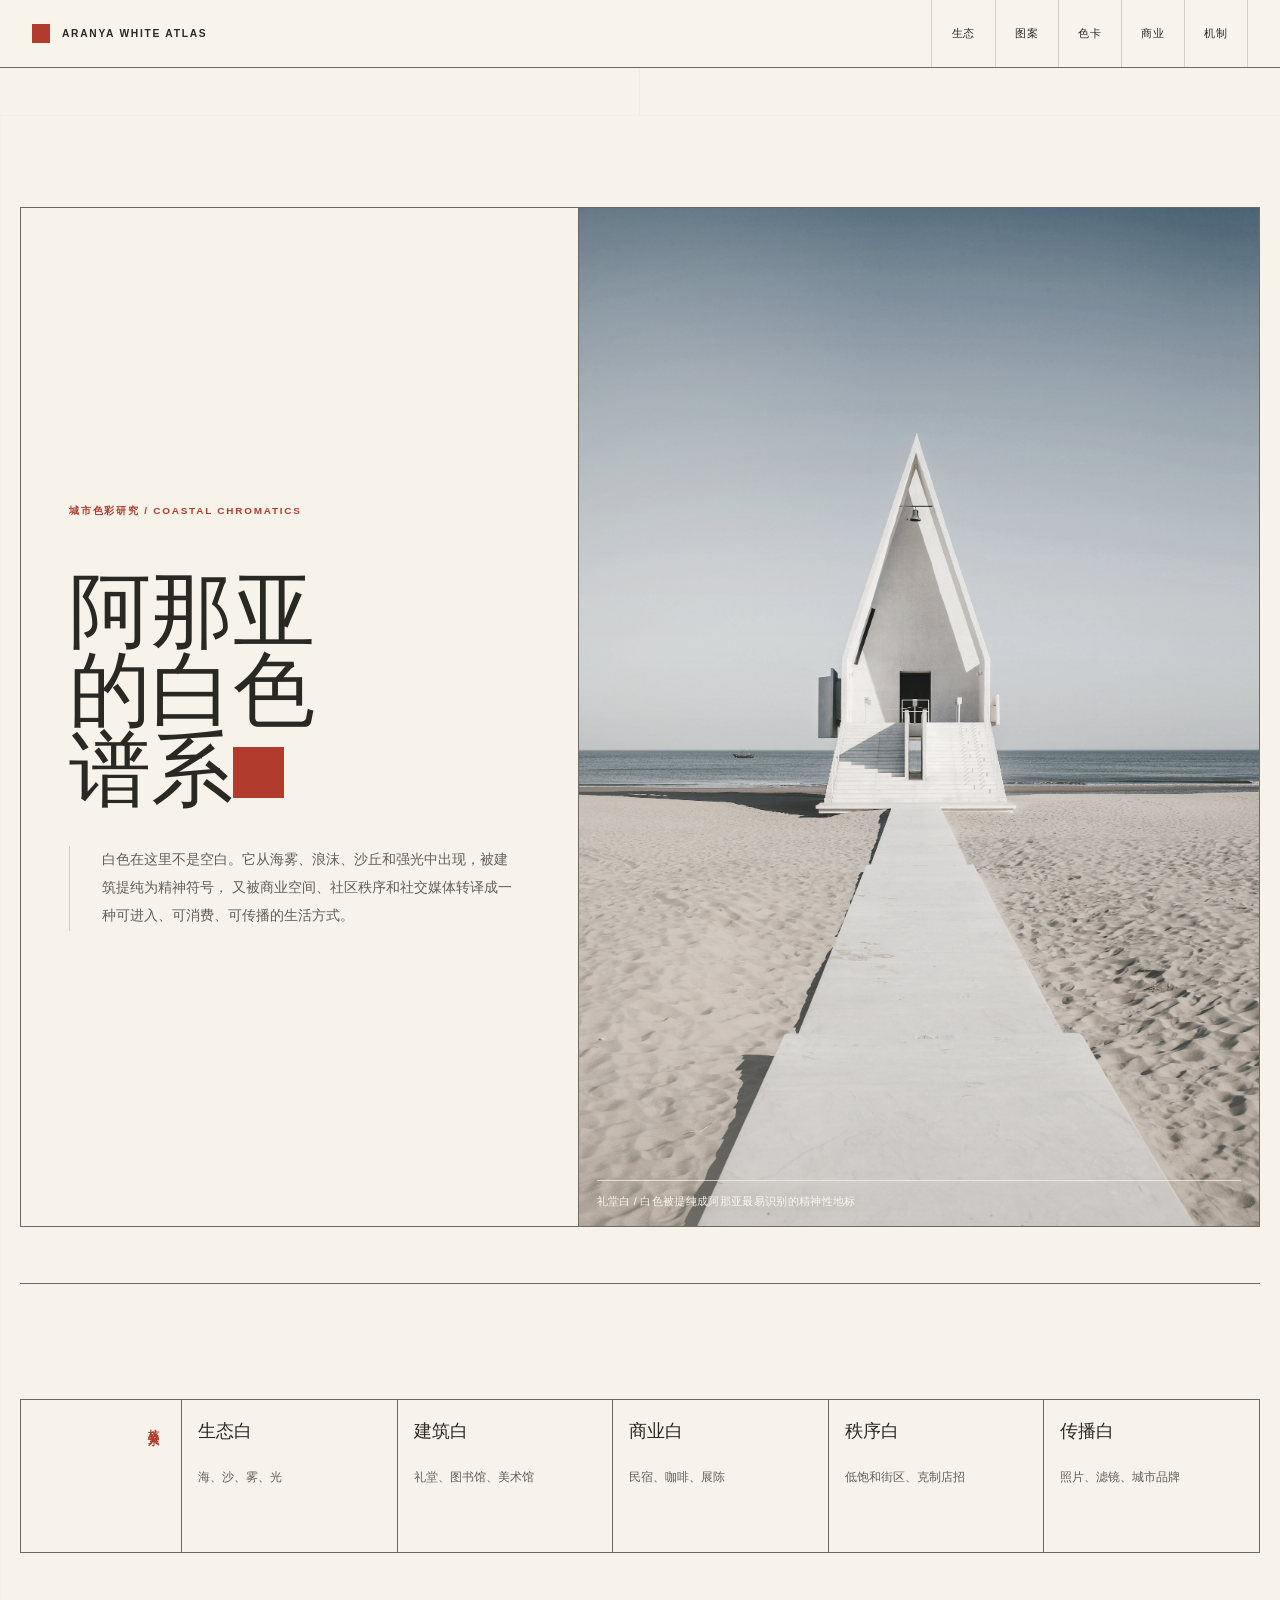
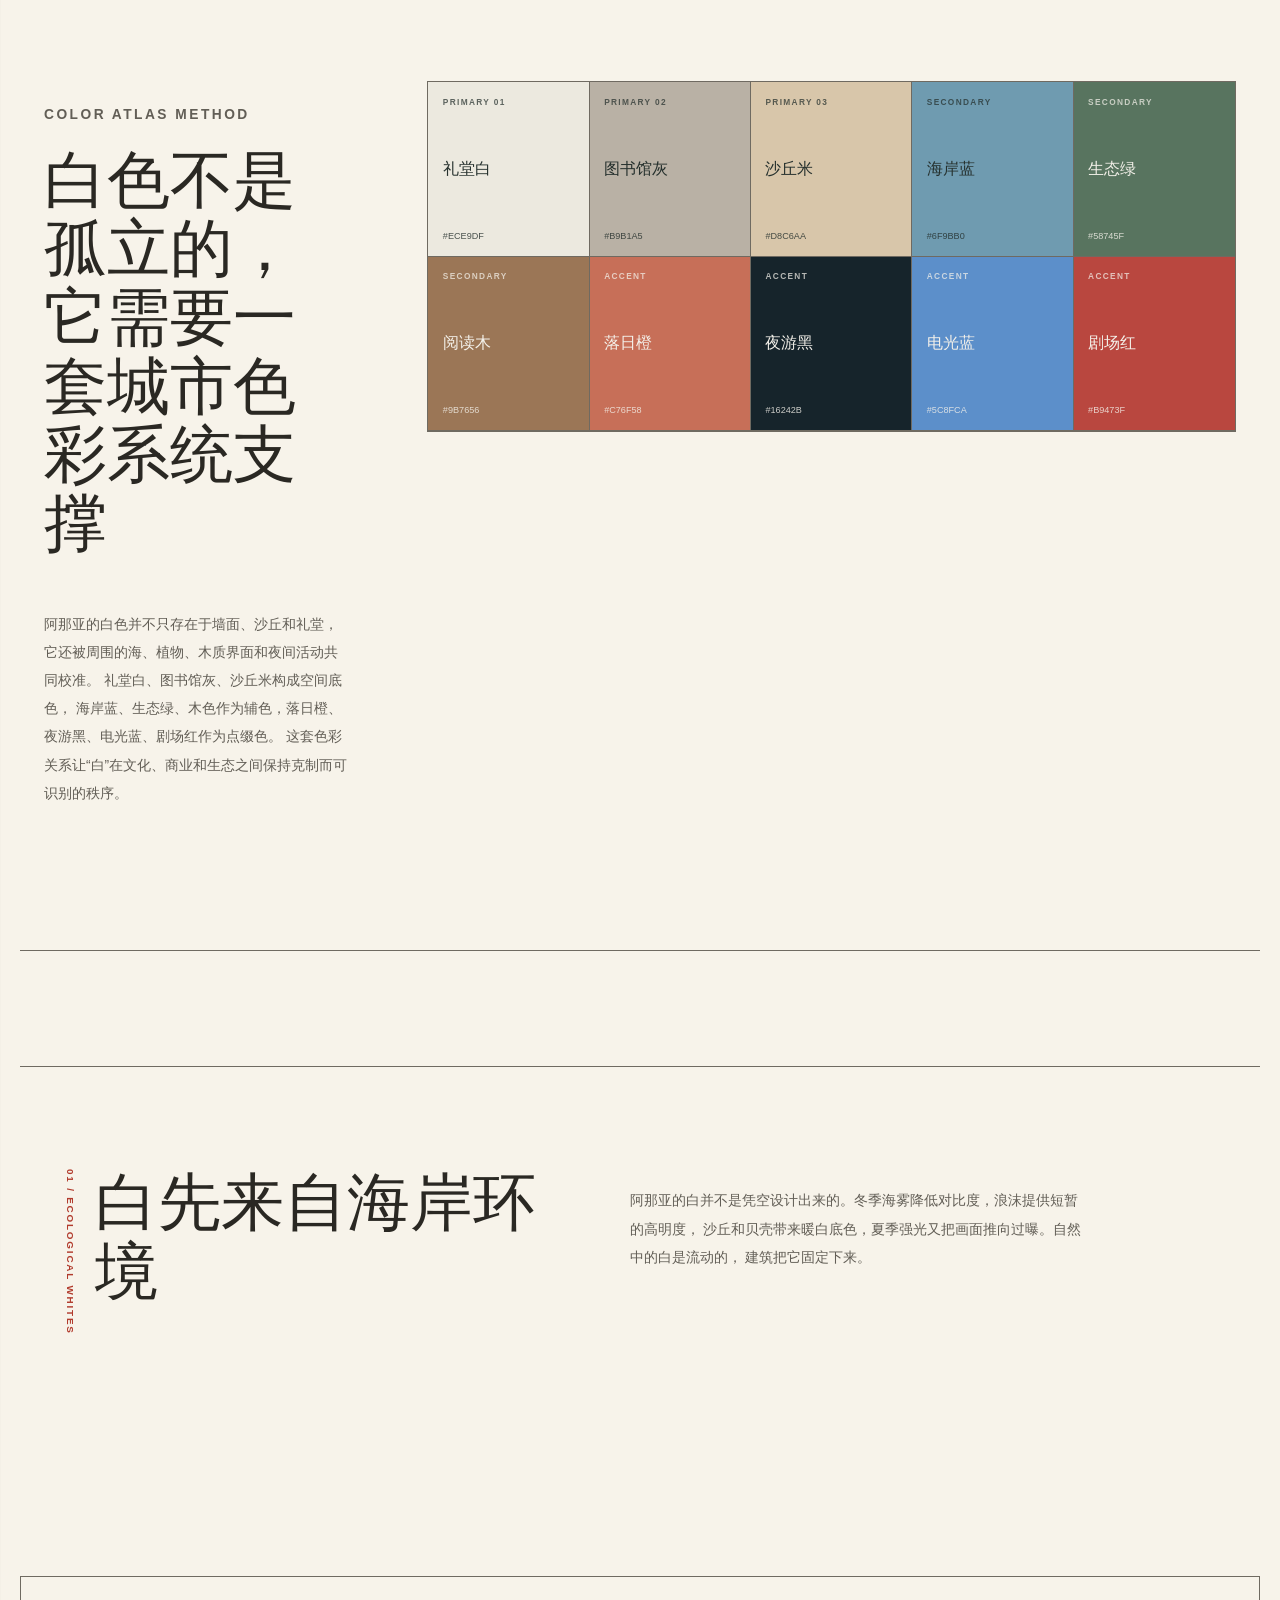
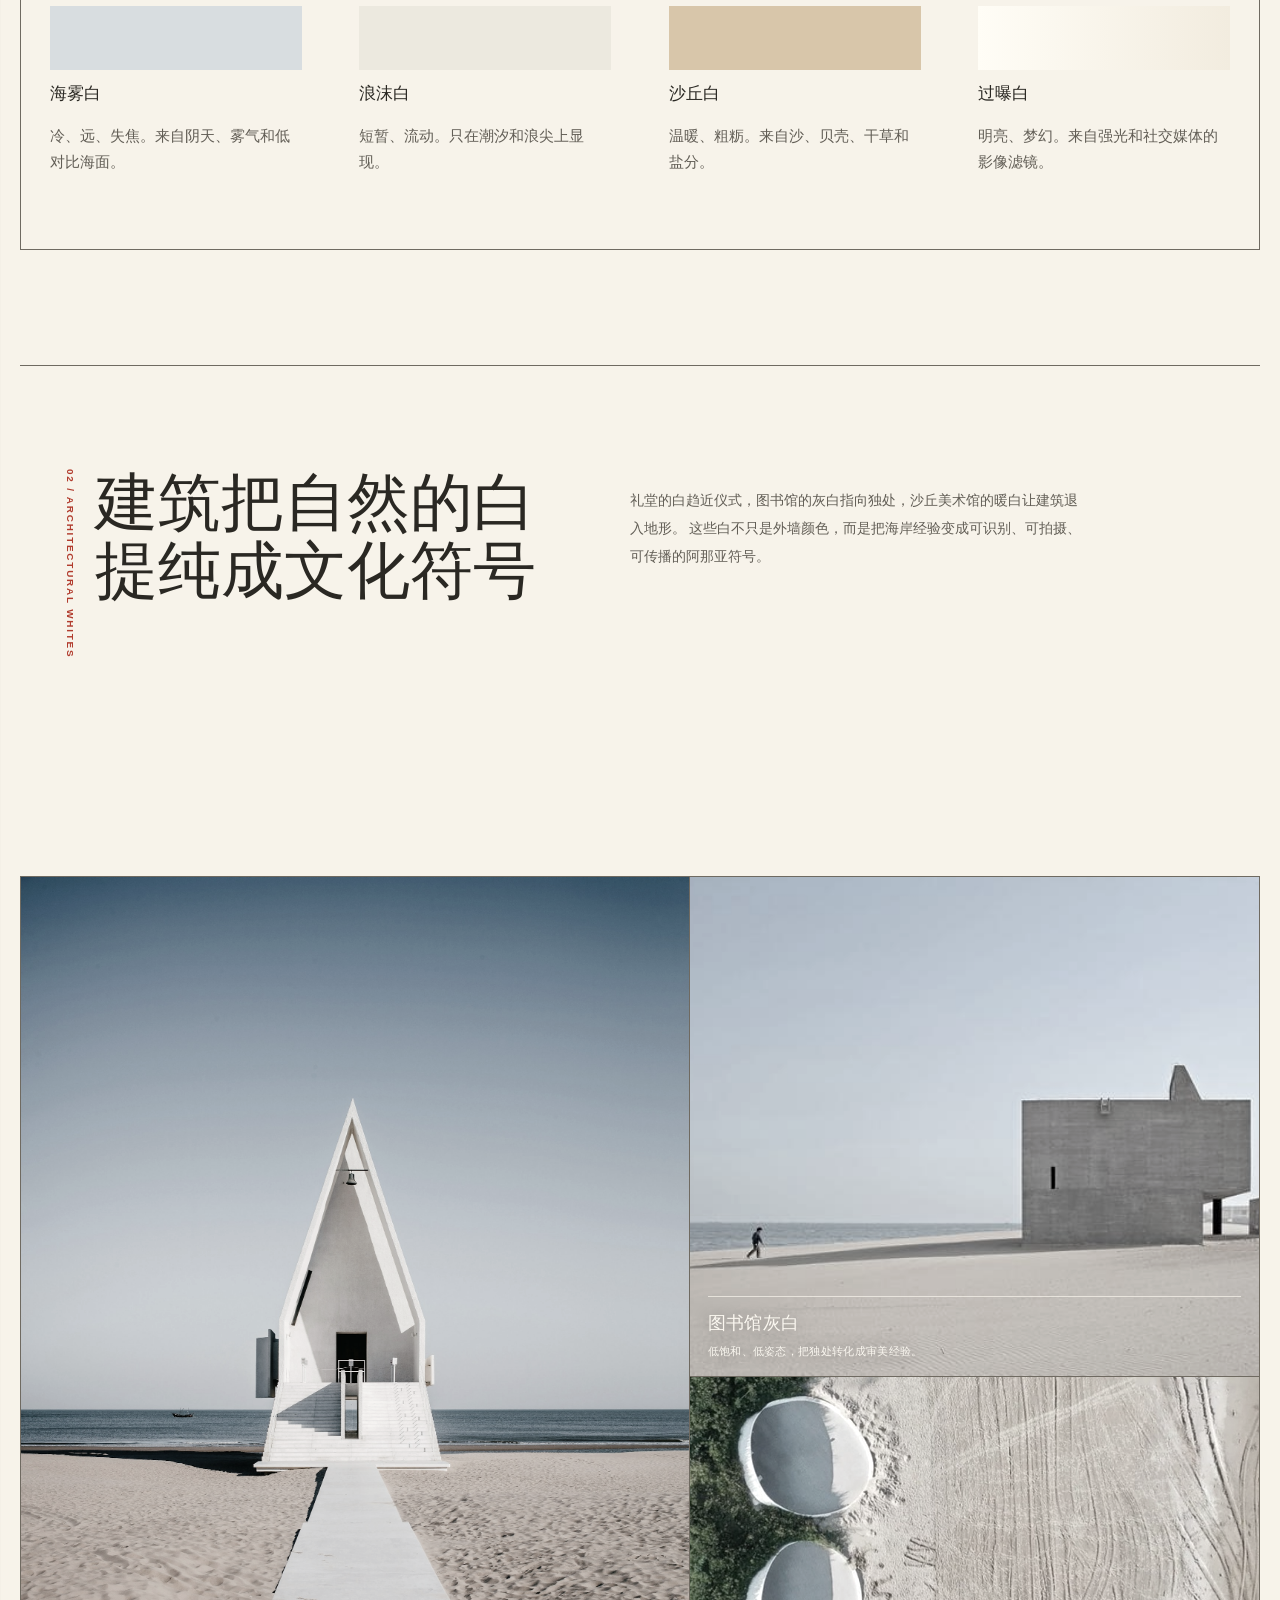
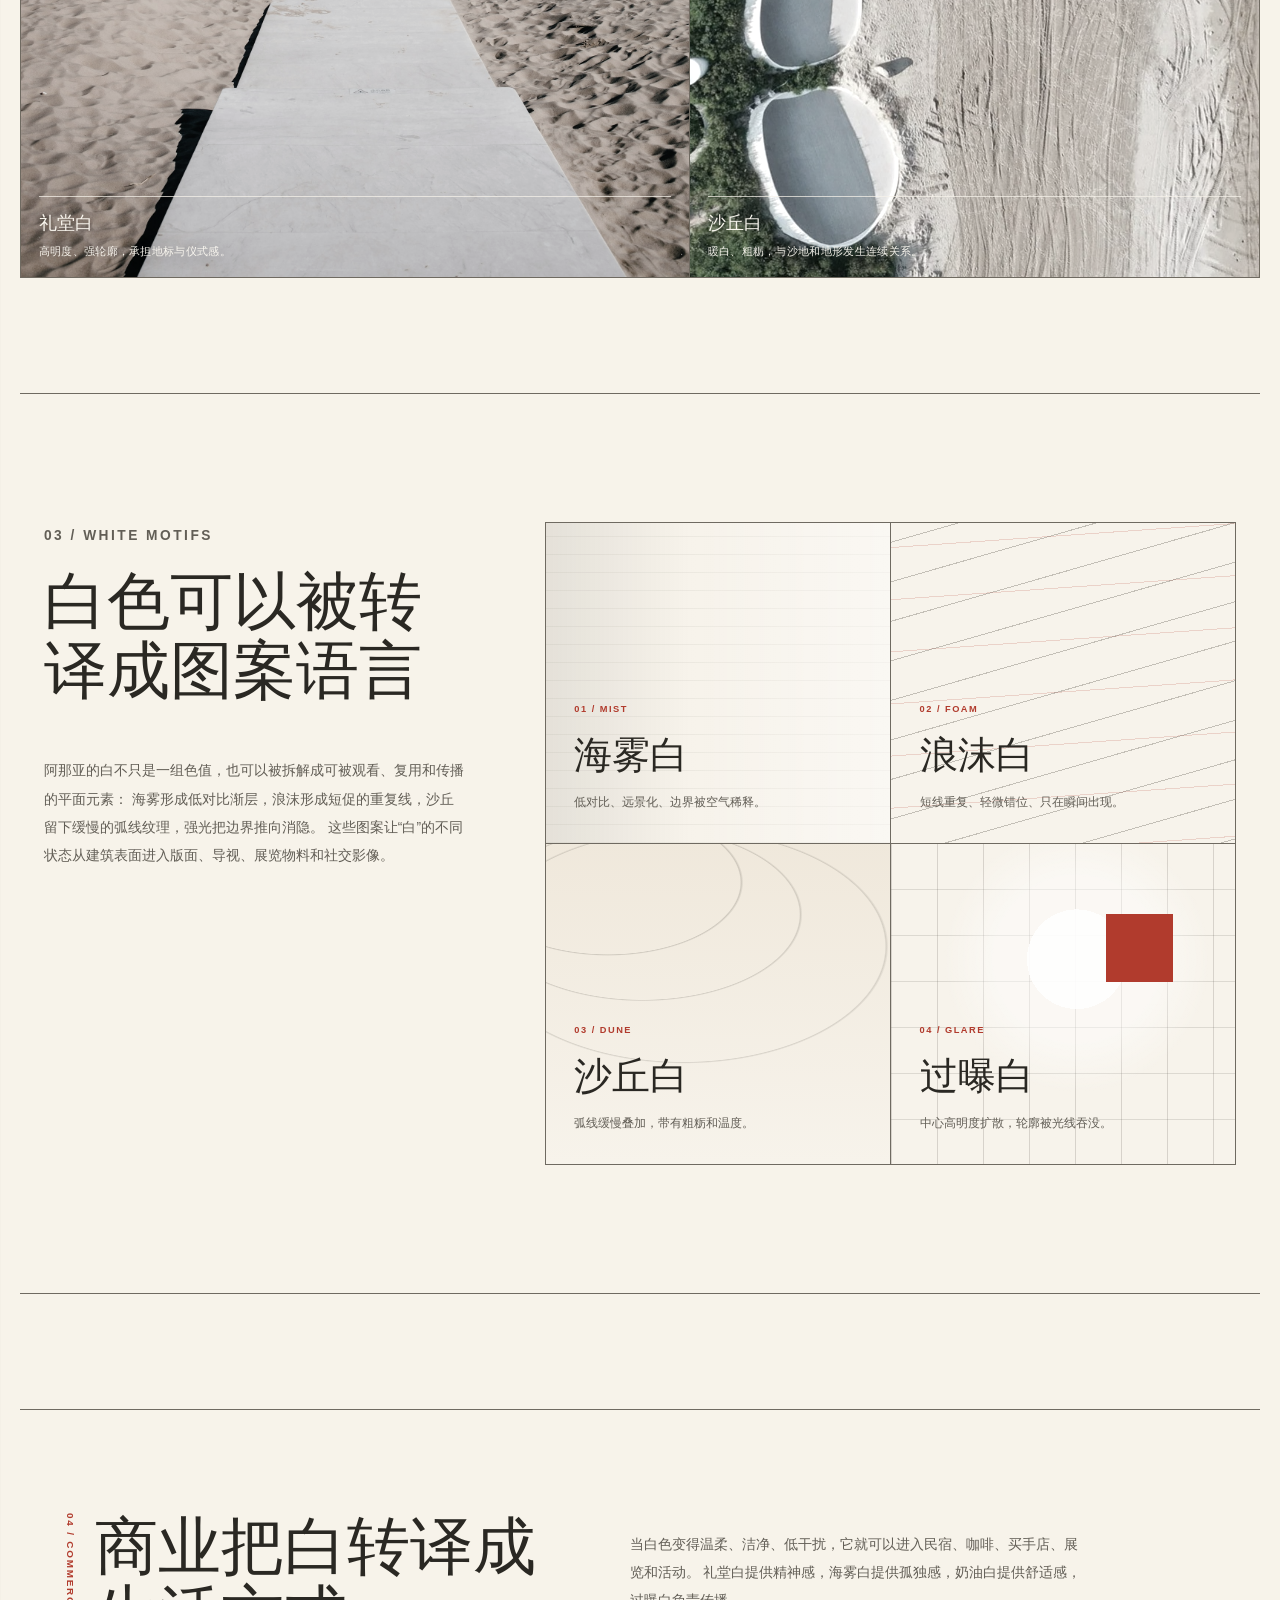
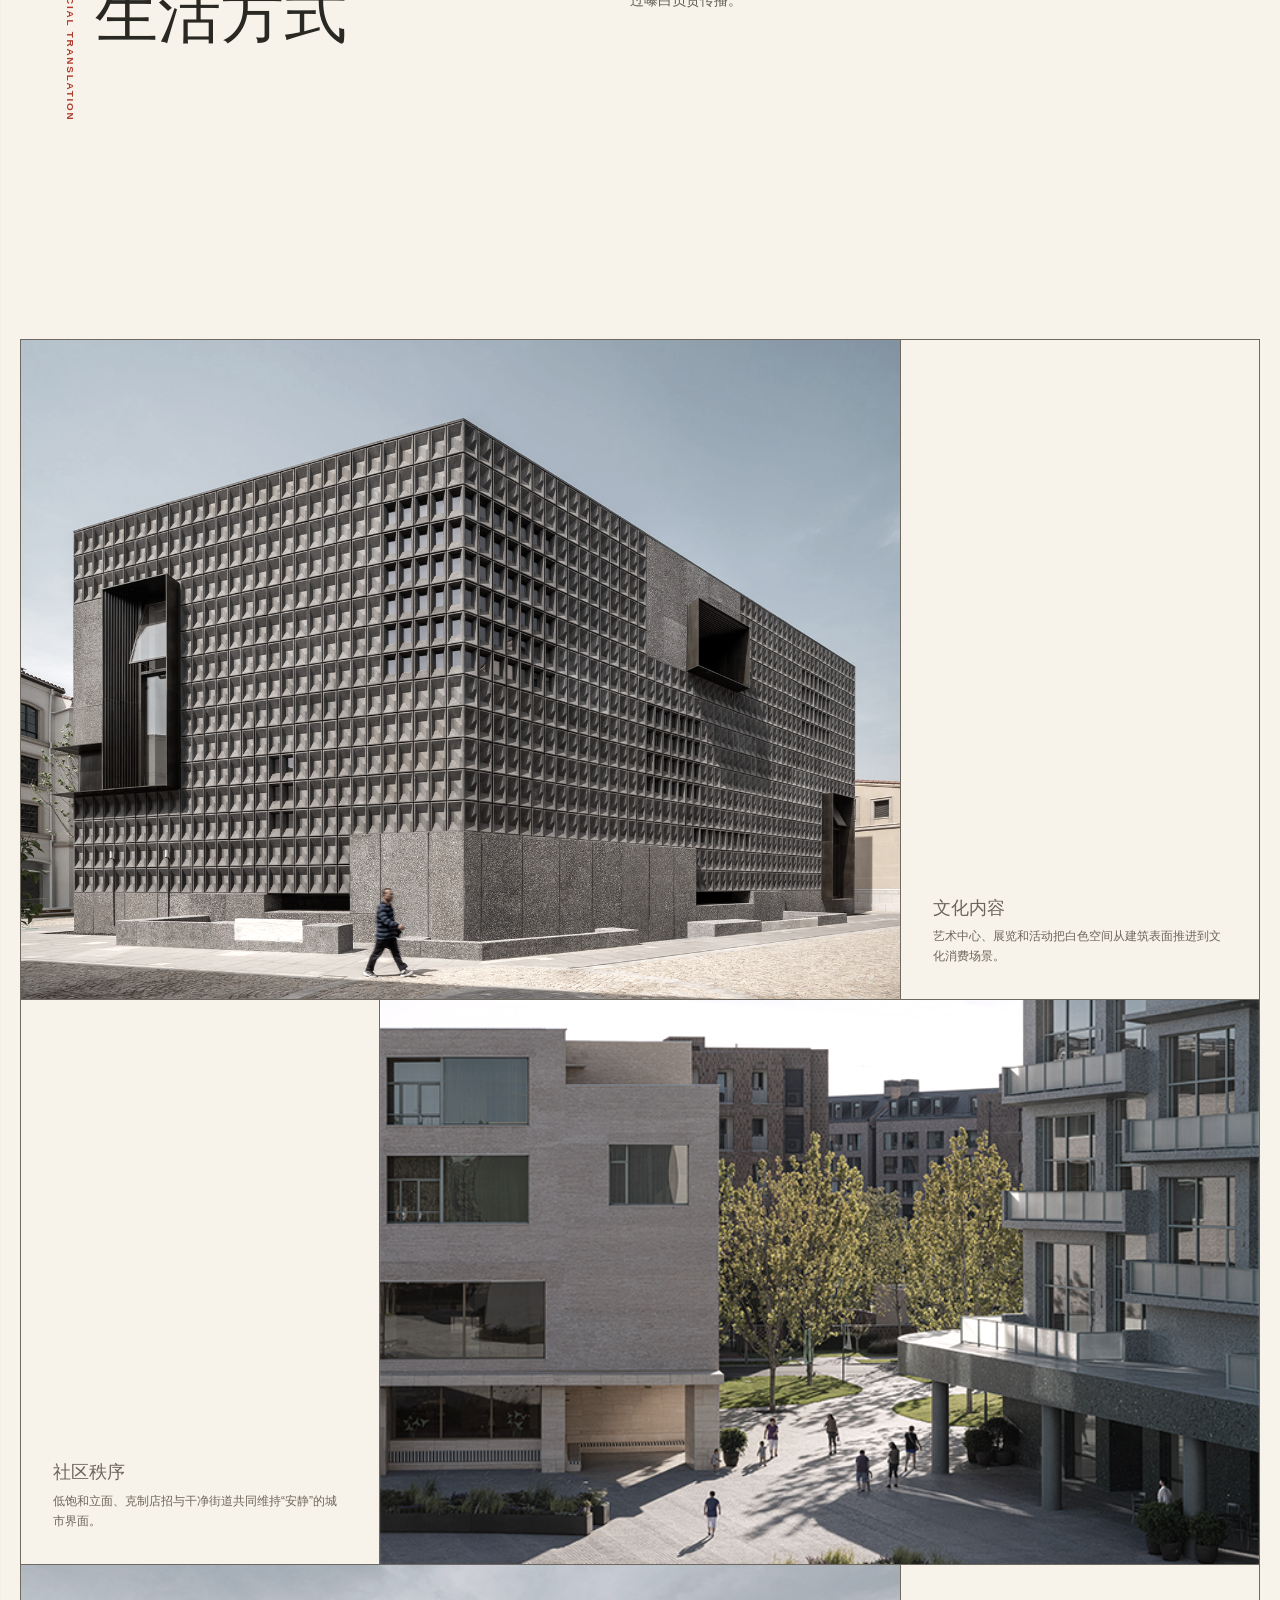
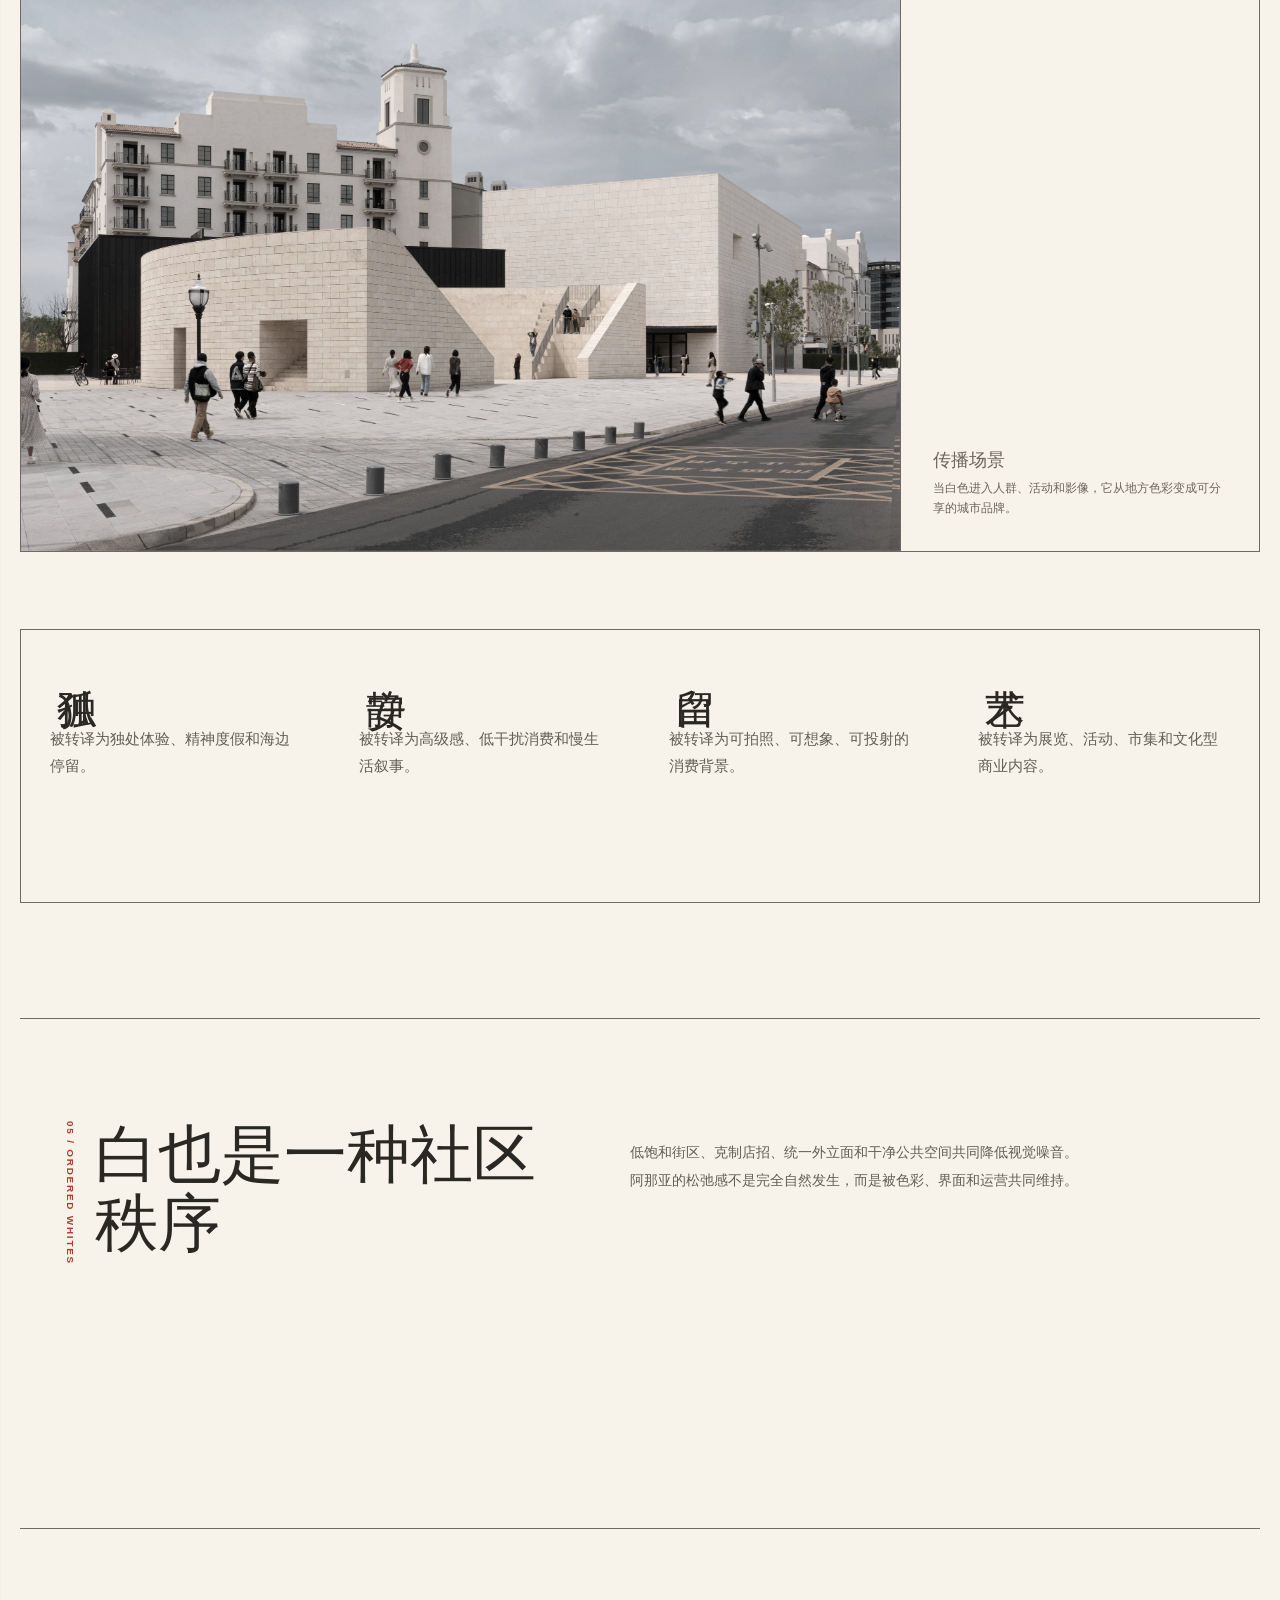
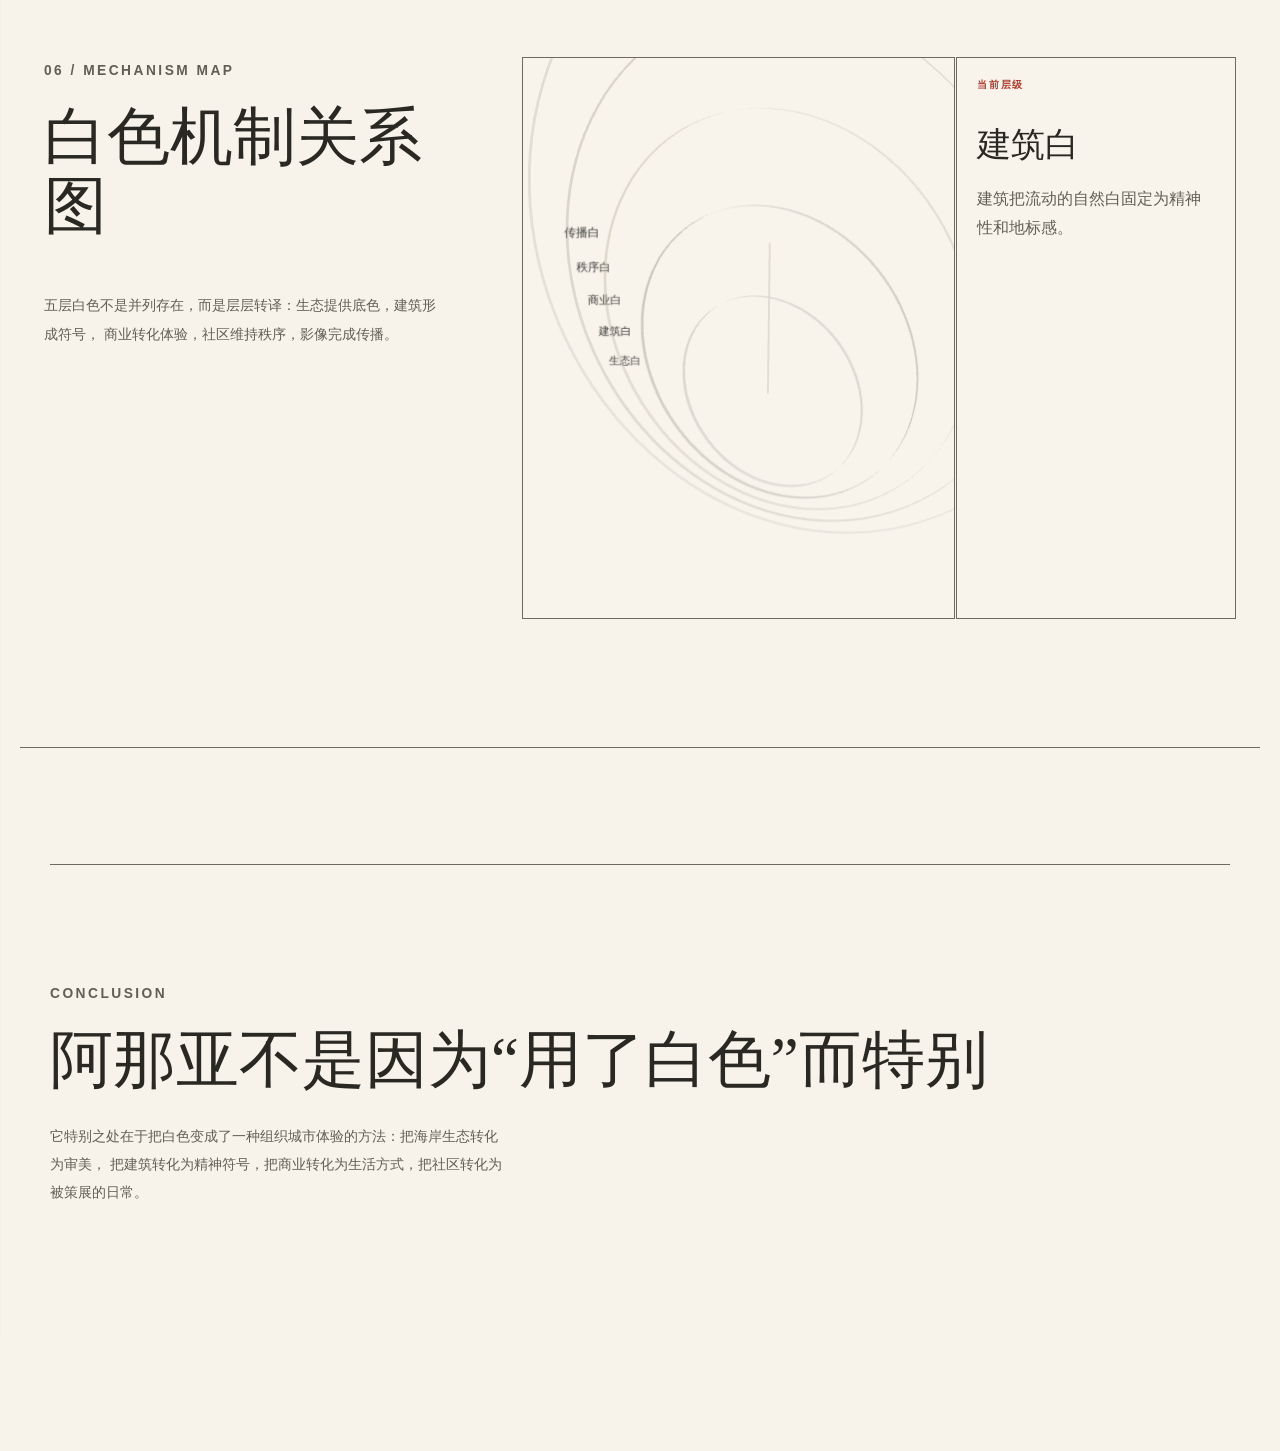
<file: aranya-white/index.html>
<!doctype html>
<html lang="zh-CN">
  <head>
    <meta charset="UTF-8" />
    <meta name="viewport" content="width=device-width, initial-scale=1.0" />
    <title>阿那亚的白色谱系</title>
    <link rel="stylesheet" href="./styles.css" />
  </head>
  <body>
    <header class="site-header" aria-label="页面导航">
      <a class="brand" href="#top">Aranya White Atlas</a>
      <nav>
        <a href="#ecology">生态</a>
        <a href="#lab">图案</a>
        <a href="#palette">色卡</a>
        <a href="#commerce">商业</a>
        <a href="#system">机制</a>
      </nav>
    </header>

    <main id="top">
      <section class="hero section-panel" aria-labelledby="hero-title">
        <div class="hero-copy">
          <p class="eyebrow">城市色彩研究 / Coastal Chromatics</p>
          <h1 id="hero-title">阿那亚的白色谱系</h1>
          <p class="hero-lede">
            白色在这里不是空白。它从海雾、浪沫、沙丘和强光中出现，被建筑提纯为精神符号，
            又被商业空间、社区秩序和社交媒体转译成一种可进入、可消费、可传播的生活方式。
          </p>
        </div>
        <figure class="hero-visual photo-hero">
          <img src="./assets/aranya-chapel.jpg" alt="阿那亚礼堂位于海岸沙地之上，白色建筑面对海面" />
          <figcaption>礼堂白 / 白色被提纯成阿那亚最易识别的精神性地标</figcaption>
        </figure>
      </section>

      <section class="thesis">
        <p>核心关系</p>
        <ol>
          <li><span>生态白</span>海、沙、雾、光</li>
          <li><span>建筑白</span>礼堂、图书馆、美术馆</li>
          <li><span>商业白</span>民宿、咖啡、展陈</li>
          <li><span>秩序白</span>低饱和街区、克制店招</li>
          <li><span>传播白</span>照片、滤镜、城市品牌</li>
        </ol>
      </section>

      <section id="palette" class="palette-system" aria-labelledby="palette-title">
        <div class="palette-copy">
          <p class="eyebrow">Color Atlas Method</p>
          <h2 id="palette-title">白色不是孤立的，它需要一套城市色彩系统支撑</h2>
          <p>
            阿那亚的白色并不只存在于墙面、沙丘和礼堂，它还被周围的海、植物、木质界面和夜间活动共同校准。
            礼堂白、图书馆灰、沙丘米构成空间底色，
            海岸蓝、生态绿、木色作为辅色，落日橙、夜游黑、电光蓝、剧场红作为点缀色。
            这套色彩关系让“白”在文化、商业和生态之间保持克制而可识别的秩序。
          </p>
        </div>
        <div class="atlas-swatches" aria-label="阿那亚白色谱系的城市色彩系统">
          <article class="atlas-swatch primary" style="--sw:#ECE9DF;--text:#25302D">
            <small>PRIMARY 01</small><strong>礼堂白</strong><span>#ECE9DF</span>
          </article>
          <article class="atlas-swatch primary" style="--sw:#B9B1A5;--text:#25302D">
            <small>PRIMARY 02</small><strong>图书馆灰</strong><span>#B9B1A5</span>
          </article>
          <article class="atlas-swatch primary" style="--sw:#D8C6AA;--text:#25302D">
            <small>PRIMARY 03</small><strong>沙丘米</strong><span>#D8C6AA</span>
          </article>
          <article class="atlas-swatch secondary" style="--sw:#6F9BB0;--text:#25302D">
            <small>SECONDARY</small><strong>海岸蓝</strong><span>#6F9BB0</span>
          </article>
          <article class="atlas-swatch secondary" style="--sw:#58745F;--text:#F4F1EA">
            <small>SECONDARY</small><strong>生态绿</strong><span>#58745F</span>
          </article>
          <article class="atlas-swatch secondary" style="--sw:#9B7656;--text:#F4F1EA">
            <small>SECONDARY</small><strong>阅读木</strong><span>#9B7656</span>
          </article>
          <article class="atlas-swatch accent" style="--sw:#C76F58;--text:#F4F1EA">
            <small>ACCENT</small><strong>落日橙</strong><span>#C76F58</span>
          </article>
          <article class="atlas-swatch accent" style="--sw:#16242B;--text:#F4F1EA">
            <small>ACCENT</small><strong>夜游黑</strong><span>#16242B</span>
          </article>
          <article class="atlas-swatch accent" style="--sw:#5C8FCA;--text:#F4F1EA">
            <small>ACCENT</small><strong>电光蓝</strong><span>#5C8FCA</span>
          </article>
          <article class="atlas-swatch accent" style="--sw:#B9473F;--text:#F4F1EA">
            <small>ACCENT</small><strong>剧场红</strong><span>#B9473F</span>
          </article>
        </div>
      </section>

      <section id="ecology" class="content-section split">
        <div>
          <p class="eyebrow">01 / Ecological Whites</p>
          <h2>白先来自海岸环境</h2>
        </div>
        <div class="section-text">
          <p>
            阿那亚的白并不是凭空设计出来的。冬季海雾降低对比度，浪沫提供短暂的高明度，
            沙丘和贝壳带来暖白底色，夏季强光又把画面推向过曝。自然中的白是流动的，
            建筑把它固定下来。
          </p>
        </div>
      </section>

      <section class="swatch-grid" aria-label="自然白色卡">
        <article class="swatch-card">
          <span class="swatch fog"></span>
          <h3>海雾白</h3>
          <p>冷、远、失焦。来自阴天、雾气和低对比海面。</p>
        </article>
        <article class="swatch-card">
          <span class="swatch foam"></span>
          <h3>浪沫白</h3>
          <p>短暂、流动。只在潮汐和浪尖上显现。</p>
        </article>
        <article class="swatch-card">
          <span class="swatch dune"></span>
          <h3>沙丘白</h3>
          <p>温暖、粗粝。来自沙、贝壳、干草和盐分。</p>
        </article>
        <article class="swatch-card">
          <span class="swatch glare"></span>
          <h3>过曝白</h3>
          <p>明亮、梦幻。来自强光和社交媒体的影像滤镜。</p>
        </article>
      </section>

      <section class="content-section split">
        <div>
          <p class="eyebrow">02 / Architectural Whites</p>
          <h2>建筑把自然的白提纯成文化符号</h2>
        </div>
        <div class="section-text">
          <p>
            礼堂的白趋近仪式，图书馆的灰白指向独处，沙丘美术馆的暖白让建筑退入地形。
            这些白不只是外墙颜色，而是把海岸经验变成可识别、可拍摄、可传播的阿那亚符号。
          </p>
        </div>
      </section>

      <section class="evidence-gallery" aria-label="建筑白实景证据">
        <figure class="evidence-item tall">
          <img src="./assets/aranya-chapel.jpg" alt="阿那亚礼堂白色建筑与海岸沙地" />
          <figcaption><span>礼堂白</span> 高明度、强轮廓，承担地标与仪式感。</figcaption>
        </figure>
        <figure class="evidence-item">
          <img src="./assets/lonely-library.jpg" alt="孤独图书馆的灰白建筑位于海边沙地" />
          <figcaption><span>图书馆灰白</span> 低饱和、低姿态，把独处转化成审美经验。</figcaption>
        </figure>
        <figure class="evidence-item">
          <img src="./assets/ucca-dune-museum.jpg" alt="沙丘美术馆嵌入沙地的浅色空间" />
          <figcaption><span>沙丘白</span> 暖白、粗粝，与沙地和地形发生连续关系。</figcaption>
        </figure>
      </section>

      <section id="lab" class="pattern-section">
        <div class="pattern-copy">
          <p class="eyebrow">03 / White Motifs</p>
          <h2>白色可以被转译成图案语言</h2>
          <p>
            阿那亚的白不只是一组色值，也可以被拆解成可被观看、复用和传播的平面元素：
            海雾形成低对比渐层，浪沫形成短促的重复线，沙丘留下缓慢的弧线纹理，强光把边界推向消隐。
            这些图案让“白”的不同状态从建筑表面进入版面、导视、展览物料和社交影像。
          </p>
        </div>

        <div class="pattern-board" aria-label="白色图案语言样本">
          <article class="pattern-card fog-pattern">
            <small>01 / MIST</small>
            <h3>海雾白</h3>
            <p>低对比、远景化、边界被空气稀释。</p>
          </article>
          <article class="pattern-card foam-pattern">
            <small>02 / FOAM</small>
            <h3>浪沫白</h3>
            <p>短线重复、轻微错位、只在瞬间出现。</p>
          </article>
          <article class="pattern-card dune-pattern">
            <small>03 / DUNE</small>
            <h3>沙丘白</h3>
            <p>弧线缓慢叠加，带有粗粝和温度。</p>
          </article>
          <article class="pattern-card glare-pattern">
            <small>04 / GLARE</small>
            <h3>过曝白</h3>
            <p>中心高明度扩散，轮廓被光线吞没。</p>
          </article>
        </div>
      </section>

      <section id="commerce" class="content-section split">
        <div>
          <p class="eyebrow">04 / Commercial Translation</p>
          <h2>商业把白转译成生活方式</h2>
        </div>
        <div class="section-text">
          <p>
            当白色变得温柔、洁净、低干扰，它就可以进入民宿、咖啡、买手店、展览和活动。
            礼堂白提供精神感，海雾白提供孤独感，奶油白提供舒适感，过曝白负责传播。
          </p>
        </div>
      </section>

      <section class="photo-essay" aria-label="商业和社区实景证据">
        <figure>
          <img src="./assets/commercial-art-center-complete.jpg" alt="阿那亚艺术中心圆形内院与阶梯公共空间" />
          <figcaption>
            <span>文化内容</span>
            艺术中心、展览和活动把白色空间从建筑表面推进到文化消费场景。
          </figcaption>
        </figure>
        <figure>
          <img src="./assets/community-youyi-bay-complete.jpg" alt="阿那亚友谊湾社区的浅色建筑、街区和公共活动空间" />
          <figcaption>
            <span>社区秩序</span>
            低饱和立面、克制店招与干净街道共同维持“安静”的城市界面。
          </figcaption>
        </figure>
        <figure>
          <img src="./assets/aranya-theatre-complete.jpg" alt="阿那亚剧场广场中的人群、浅色建筑和公共文化场景" />
          <figcaption>
            <span>传播场景</span>
            当白色进入人群、活动和影像，它从地方色彩变成可分享的城市品牌。
          </figcaption>
        </figure>
      </section>

      <section class="translation-table" aria-label="白色商业转译">
        <div><span>孤独</span><p>被转译为独处体验、精神度假和海边停留。</p></div>
        <div><span>安静</span><p>被转译为高级感、低干扰消费和慢生活叙事。</p></div>
        <div><span>留白</span><p>被转译为可拍照、可想象、可投射的消费背景。</p></div>
        <div><span>艺术</span><p>被转译为展览、活动、市集和文化型商业内容。</p></div>
      </section>

      <section class="content-section split">
        <div>
          <p class="eyebrow">05 / Ordered Whites</p>
          <h2>白也是一种社区秩序</h2>
        </div>
        <div class="section-text">
          <p>
            低饱和街区、克制店招、统一外立面和干净公共空间共同降低视觉噪音。
            阿那亚的松弛感不是完全自然发生，而是被色彩、界面和运营共同维持。
          </p>
        </div>
      </section>

      <section id="system" class="interactive-section system-section">
        <div class="interactive-copy">
          <p class="eyebrow">06 / Mechanism Map</p>
          <h2>白色机制关系图</h2>
          <p>
            五层白色不是并列存在，而是层层转译：生态提供底色，建筑形成符号，
            商业转化体验，社区维持秩序，影像完成传播。
          </p>
        </div>

        <div class="system-shell">
          <div class="canvas-frame">
            <canvas id="systemCanvas" aria-label="阿那亚白色机制 3D 关系图"></canvas>
          </div>
          <div class="system-panel" id="systemPanel" aria-live="polite">
            <p class="panel-kicker">当前层级</p>
            <h3>生态白</h3>
            <p>海、沙、雾、光构成阿那亚白色的自然底色。</p>
          </div>
        </div>
      </section>

      <section class="closing">
        <p class="eyebrow">Conclusion</p>
        <h2>阿那亚不是因为“用了白色”而特别</h2>
        <p>
          它特别之处在于把白色变成了一种组织城市体验的方法：把海岸生态转化为审美，
          把建筑转化为精神符号，把商业转化为生活方式，把社区转化为被策展的日常。
        </p>
      </section>
    </main>

    <script type="module" src="./script.js"></script>
  </body>
</html>
</file>
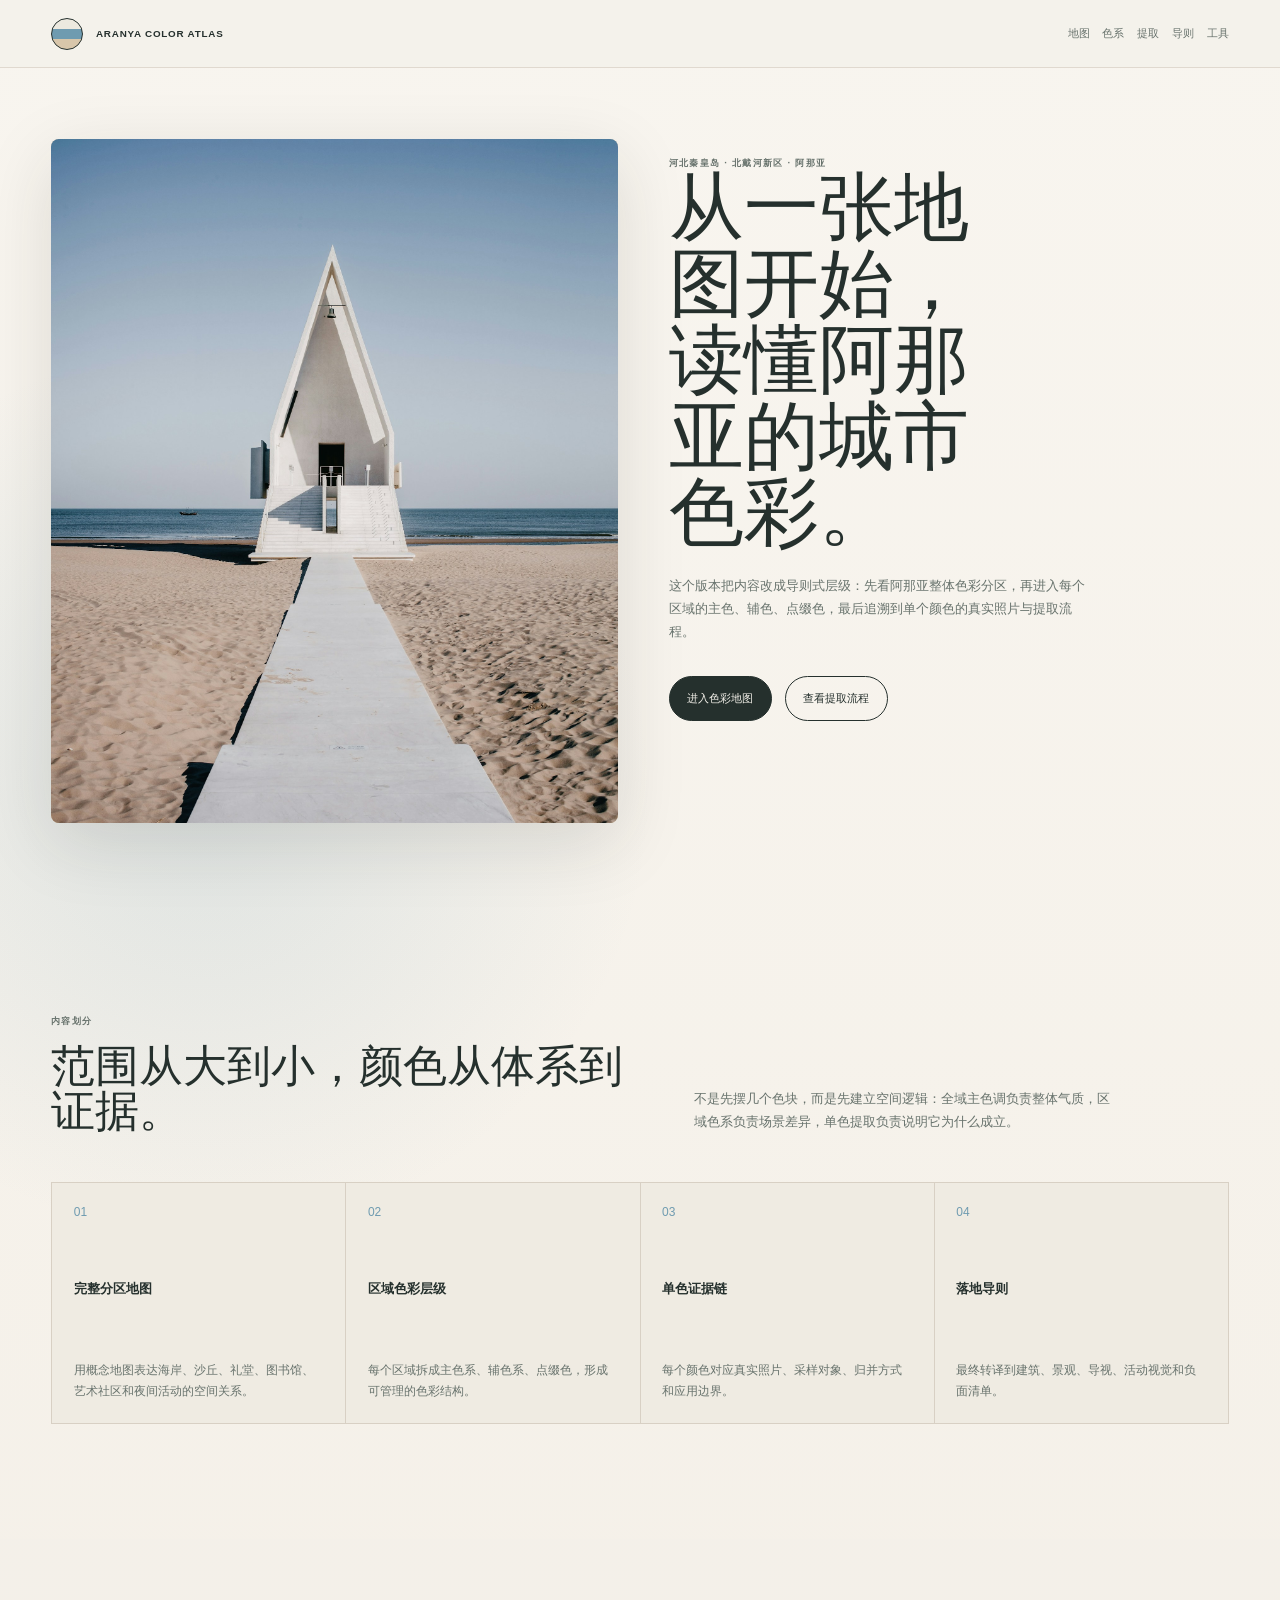
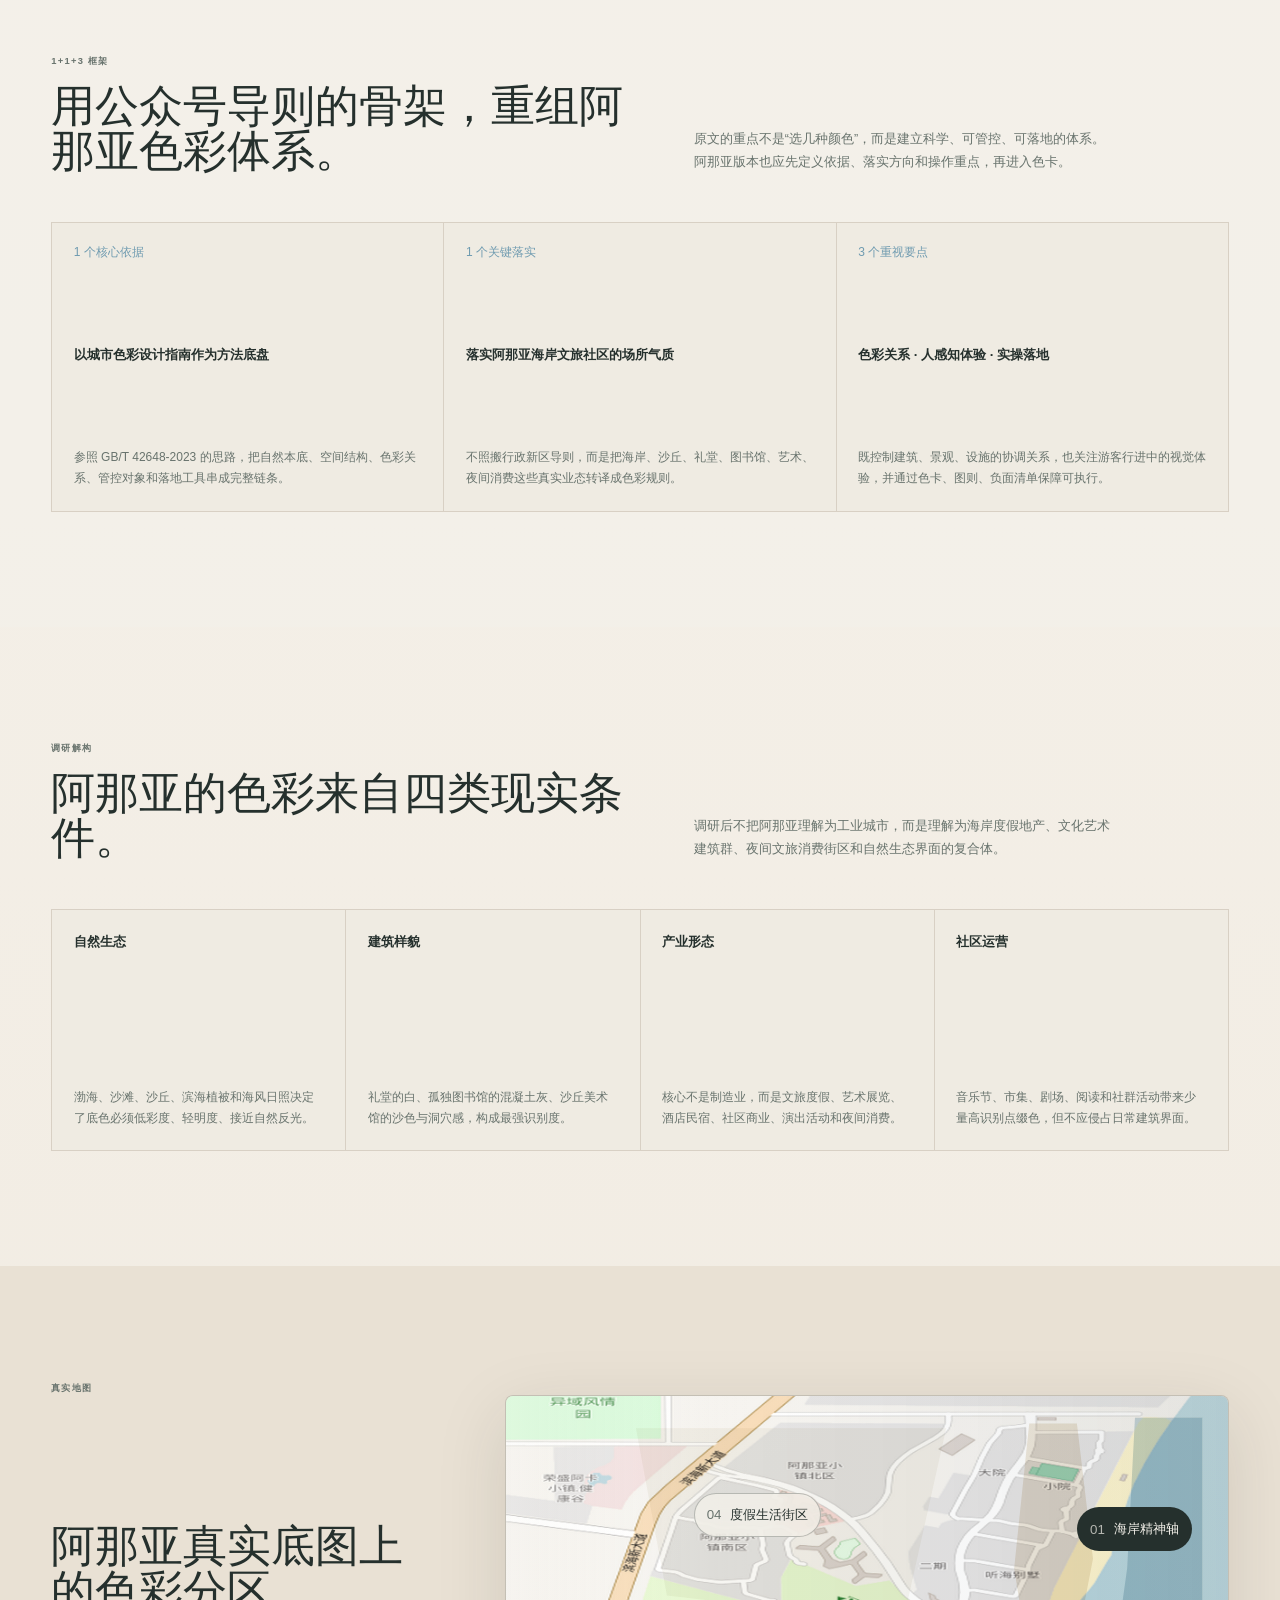
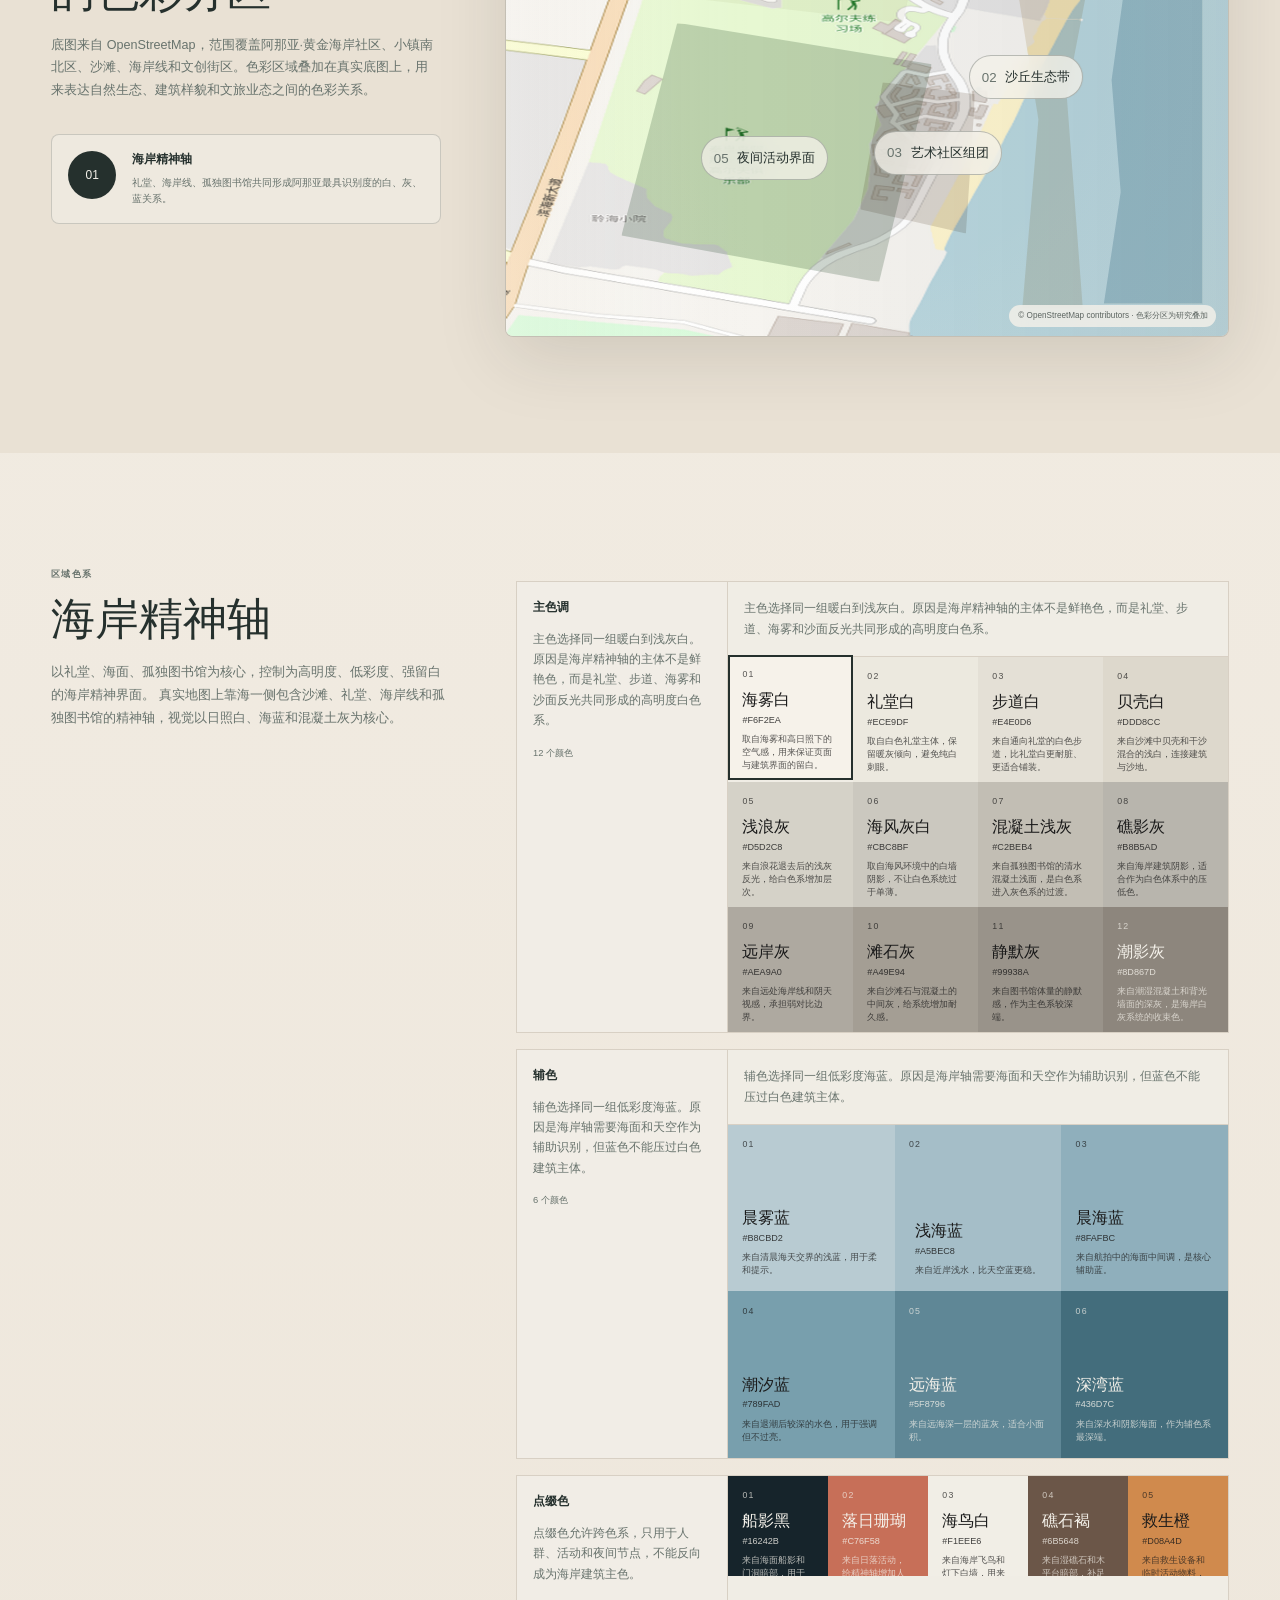
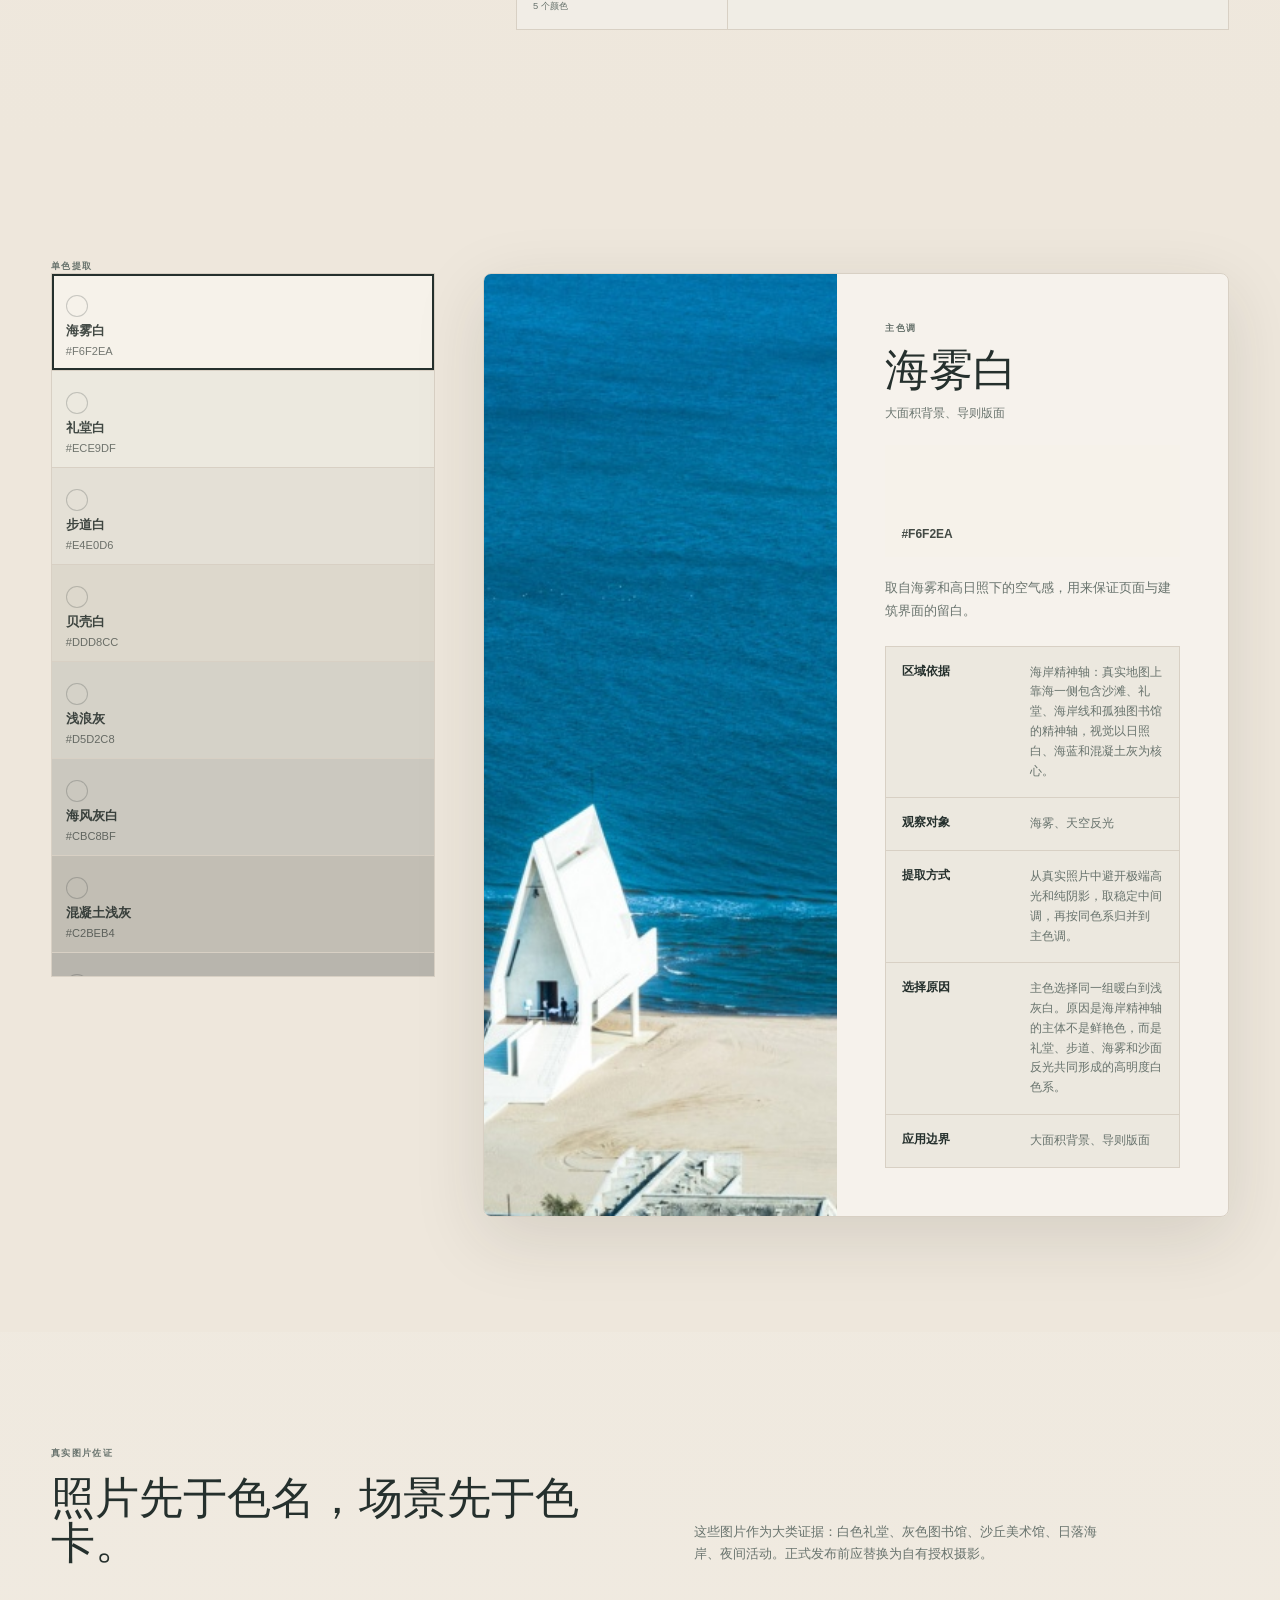
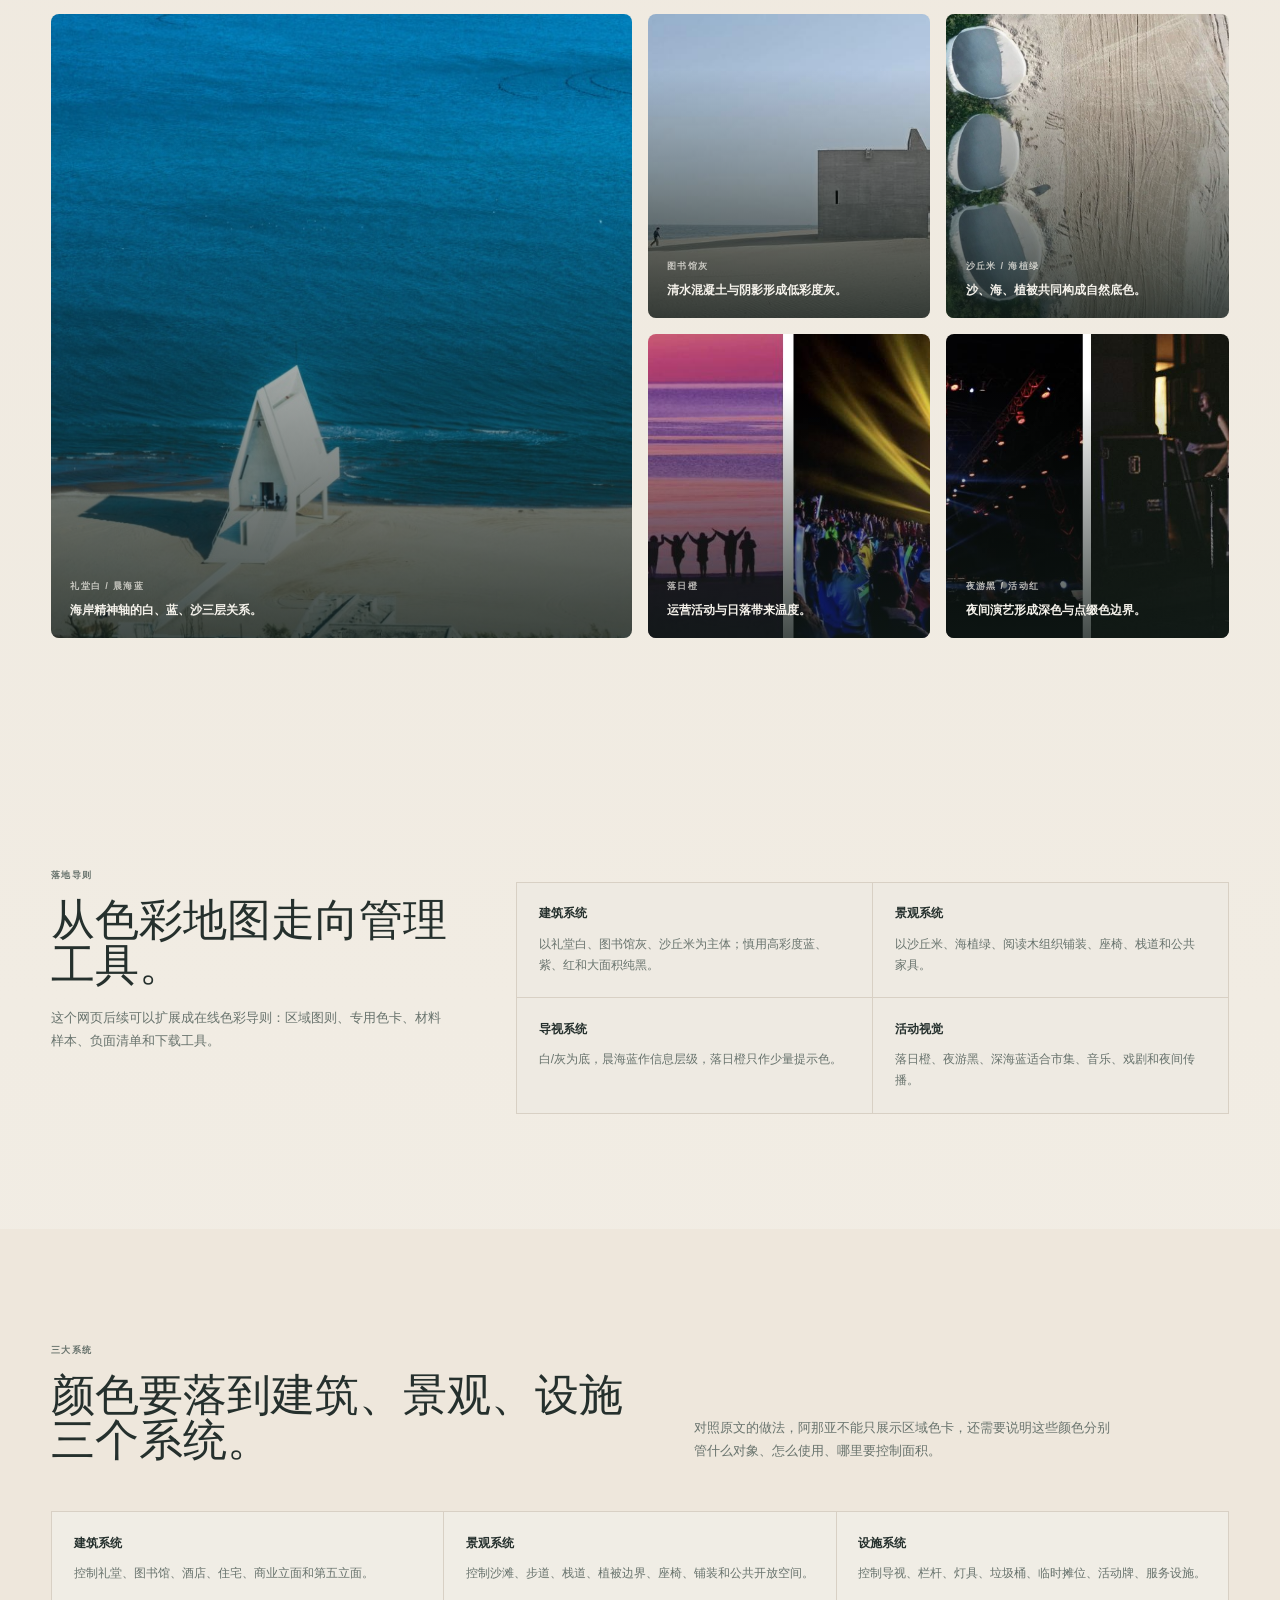
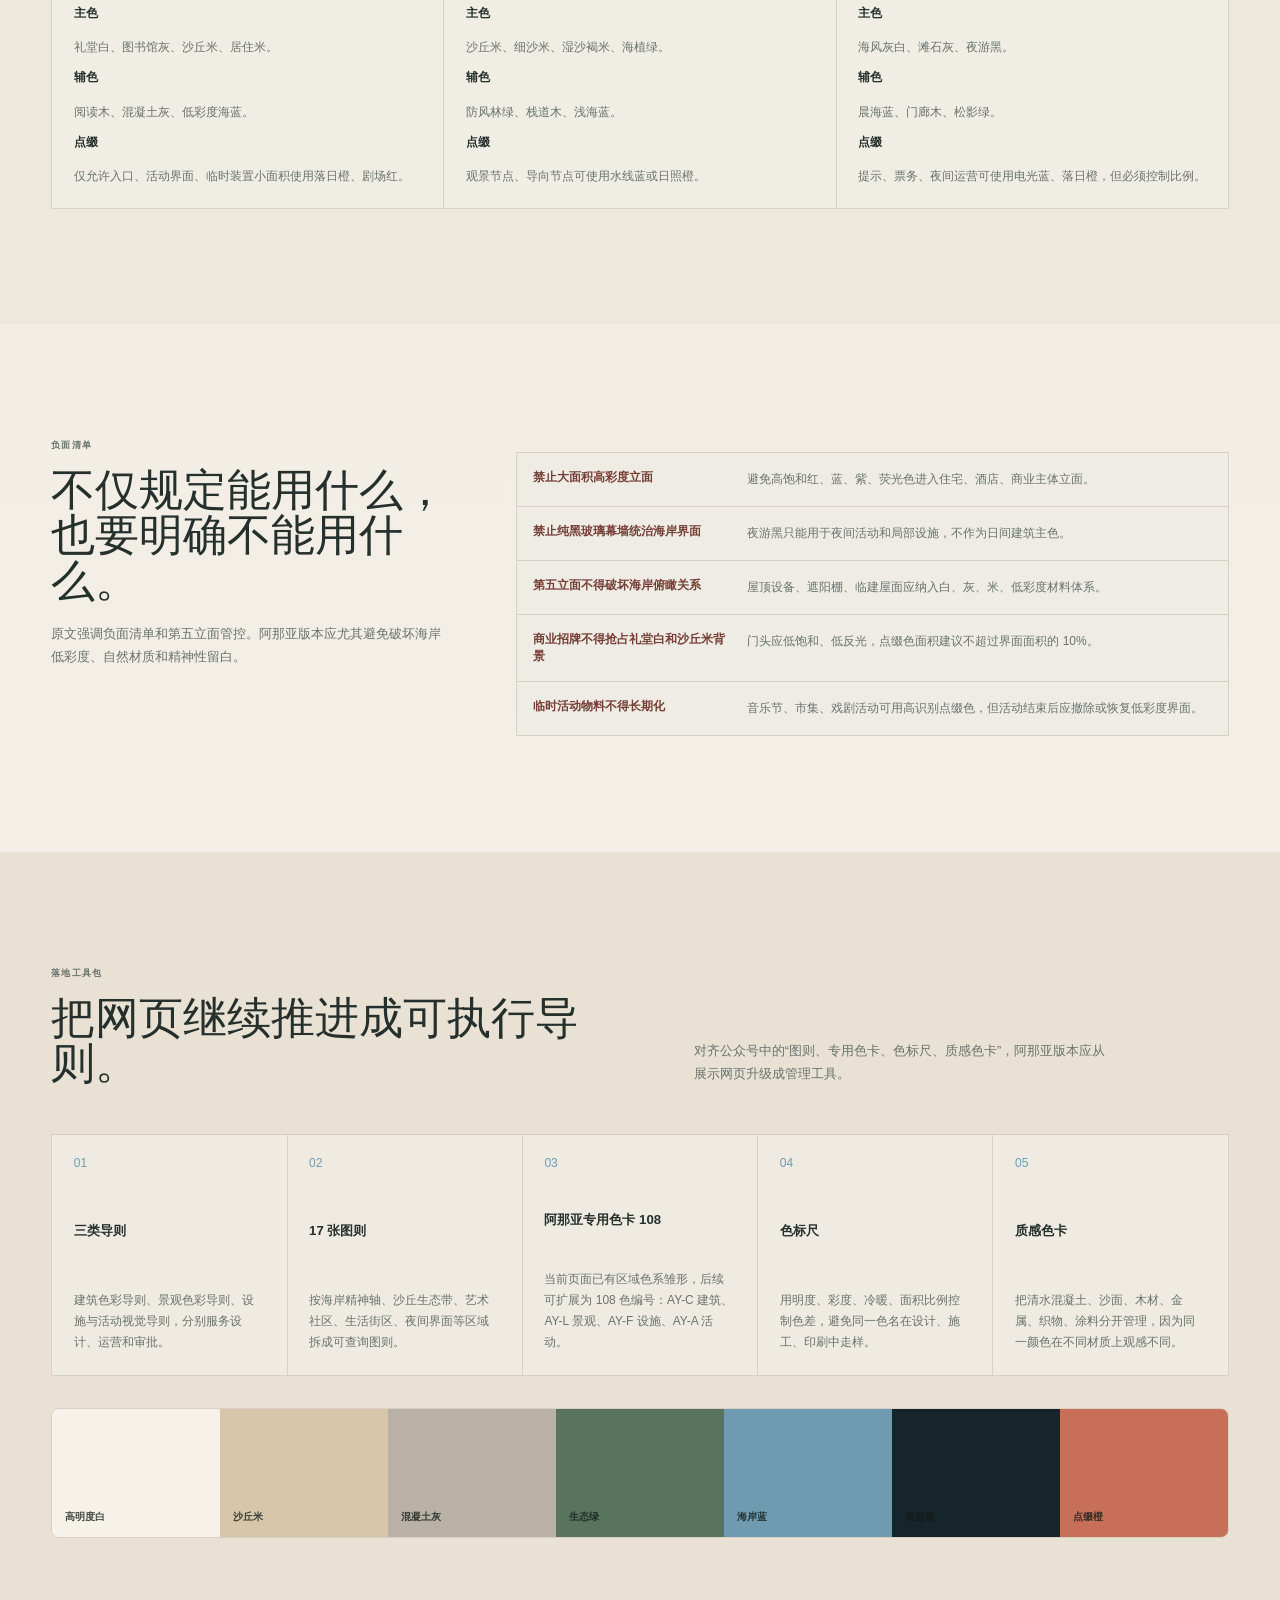
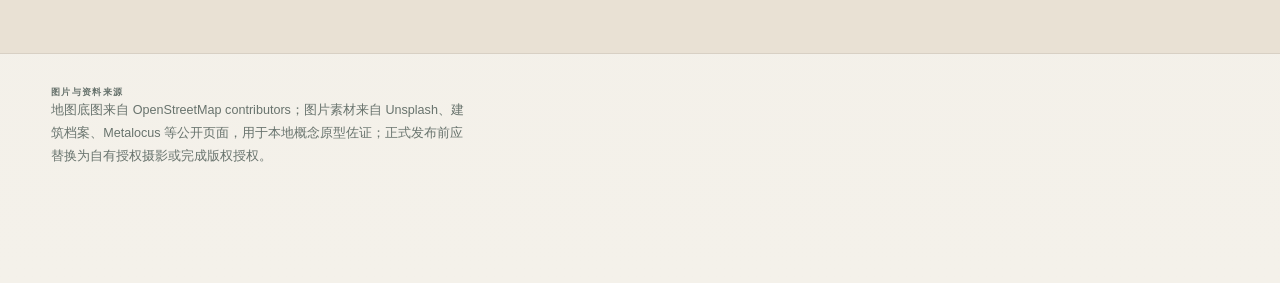
<file: docs/aranya/index.html>
<!doctype html>
<html lang="zh-CN">
  <head>
    <meta charset="utf-8">
    <meta name="viewport" content="width=device-width, initial-scale=1">
    <title>阿那亚城市色彩设计导则 · 互动分区版</title>
    <meta name="description" content="以阿那亚真实场景为依据，从整体地图、区域色系到单色提取流程的城市色彩互动网站。">
  <link rel="stylesheet" href="styles.css?v=accent-rich-20260627">
  </head>
  <body>
    <header class="site-header">
      <a class="brand" href="#top" aria-label="回到顶部">
        <span class="brand-mark"></span>
        <span>Aranya Color Atlas</span>
      </a>
      <nav aria-label="页面导航">
        <a href="#map">地图</a>
        <a href="#system">色系</a>
        <a href="#extract">提取</a>
        <a href="#rules">导则</a>
        <a href="#tools">工具</a>
      </nav>
    </header>

    <main id="top">
      <section class="hero">
        <div class="hero-media">
          <img src="assets/aranya-chapel-unsplash.jpg" alt="秦皇岛北戴河阿那亚海边白色礼堂实景">
        </div>
        <div class="hero-copy">
          <p class="eyebrow">河北秦皇岛 · 北戴河新区 · 阿那亚</p>
          <h1>从一张地图开始，读懂阿那亚的城市色彩。</h1>
          <p class="lead">
            这个版本把内容改成导则式层级：先看阿那亚整体色彩分区，再进入每个区域的主色、辅色、点缀色，最后追溯到单个颜色的真实照片与提取流程。
          </p>
          <div class="hero-actions">
            <a class="button primary" href="#map">进入色彩地图</a>
            <a class="button ghost" href="#extract">查看提取流程</a>
          </div>
        </div>
      </section>

      <section class="section logic">
        <div class="section-kicker">内容划分</div>
        <div class="section-heading">
          <h2>范围从大到小，颜色从体系到证据。</h2>
          <p>
            不是先摆几个色块，而是先建立空间逻辑：全域主色调负责整体气质，区域色系负责场景差异，单色提取负责说明它为什么成立。
          </p>
        </div>
        <div class="logic-steps">
          <article><span>01</span><strong>完整分区地图</strong><p>用概念地图表达海岸、沙丘、礼堂、图书馆、艺术社区和夜间活动的空间关系。</p></article>
          <article><span>02</span><strong>区域色彩层级</strong><p>每个区域拆成主色系、辅色系、点缀色，形成可管理的色彩结构。</p></article>
          <article><span>03</span><strong>单色证据链</strong><p>每个颜色对应真实照片、采样对象、归并方式和应用边界。</p></article>
          <article><span>04</span><strong>落地导则</strong><p>最终转译到建筑、景观、导视、活动视觉和负面清单。</p></article>
        </div>
      </section>

      <section class="section framework">
        <div class="section-kicker">1+1+3 框架</div>
        <div class="section-heading">
          <h2>用公众号导则的骨架，重组阿那亚色彩体系。</h2>
          <p>
            原文的重点不是“选几种颜色”，而是建立科学、可管控、可落地的体系。阿那亚版本也应先定义依据、落实方向和操作重点，再进入色卡。
          </p>
        </div>
        <div class="framework-grid">
          <article class="framework-card">
            <span>1 个核心依据</span>
            <h3>以城市色彩设计指南作为方法底盘</h3>
            <p>参照 GB/T 42648-2023 的思路，把自然本底、空间结构、色彩关系、管控对象和落地工具串成完整链条。</p>
          </article>
          <article class="framework-card">
            <span>1 个关键落实</span>
            <h3>落实阿那亚海岸文旅社区的场所气质</h3>
            <p>不照搬行政新区导则，而是把海岸、沙丘、礼堂、图书馆、艺术、夜间消费这些真实业态转译成色彩规则。</p>
          </article>
          <article class="framework-card">
            <span>3 个重视要点</span>
            <h3>色彩关系 · 人感知体验 · 实操落地</h3>
            <p>既控制建筑、景观、设施的协调关系，也关注游客行进中的视觉体验，并通过色卡、图则、负面清单保障可执行。</p>
          </article>
        </div>
      </section>

      <section class="section research">
        <div class="section-kicker">调研解构</div>
        <div class="section-heading">
          <h2>阿那亚的色彩来自四类现实条件。</h2>
          <p>
            调研后不把阿那亚理解为工业城市，而是理解为海岸度假地产、文化艺术建筑群、夜间文旅消费街区和自然生态界面的复合体。
          </p>
        </div>
        <div class="research-grid">
          <article>
            <h3>自然生态</h3>
            <p>渤海、沙滩、沙丘、滨海植被和海风日照决定了底色必须低彩度、轻明度、接近自然反光。</p>
          </article>
          <article>
            <h3>建筑样貌</h3>
            <p>礼堂的白、孤独图书馆的混凝土灰、沙丘美术馆的沙色与洞穴感，构成最强识别度。</p>
          </article>
          <article>
            <h3>产业形态</h3>
            <p>核心不是制造业，而是文旅度假、艺术展览、酒店民宿、社区商业、演出活动和夜间消费。</p>
          </article>
          <article>
            <h3>社区运营</h3>
            <p>音乐节、市集、剧场、阅读和社群活动带来少量高识别点缀色，但不应侵占日常建筑界面。</p>
          </article>
        </div>
      </section>

      <section id="map" class="section atlas">
        <div class="section-kicker">真实地图</div>
        <div class="atlas-layout">
          <div class="atlas-copy">
            <h2>阿那亚真实底图上的色彩分区</h2>
            <p>
              底图来自 OpenStreetMap，范围覆盖阿那亚·黄金海岸社区、小镇南北区、沙滩、海岸线和文创街区。色彩区域叠加在真实底图上，用来表达自然生态、建筑样貌和文旅业态之间的色彩关系。
            </p>
            <div class="zone-summary" id="zoneSummary">
              <span class="zone-number">01</span>
              <div>
                <strong>海岸精神轴</strong>
                <small>礼堂、海岸线、孤独图书馆共同形成阿那亚最具识别度的白、灰、蓝关系。</small>
              </div>
            </div>
          </div>

          <div class="map-wrap real-map" aria-label="阿那亚真实地图色彩分区图">
            <img src="assets/aranya-osm-map.png" alt="基于 OpenStreetMap 的阿那亚黄金海岸社区真实地图">
            <div class="map-overlay zone-area-coast"></div>
            <div class="map-overlay zone-area-dune"></div>
            <div class="map-overlay zone-area-art"></div>
            <div class="map-overlay zone-area-living"></div>
            <div class="map-overlay zone-area-night"></div>
            <button class="zone zone-coast active" data-zone="coast"><span>01</span>海岸精神轴</button>
            <button class="zone zone-dune" data-zone="dune"><span>02</span>沙丘生态带</button>
            <button class="zone zone-art" data-zone="art"><span>03</span>艺术社区组团</button>
            <button class="zone zone-living" data-zone="living"><span>04</span>度假生活街区</button>
            <button class="zone zone-night" data-zone="night"><span>05</span>夜间活动界面</button>
            <div class="map-attribution">© OpenStreetMap contributors · 色彩分区为研究叠加</div>
          </div>
        </div>
      </section>

      <section id="system" class="section system">
        <div class="section-kicker">区域色系</div>
        <div class="system-layout">
          <div>
            <h2 id="zoneTitle">海岸精神轴</h2>
            <p id="zoneText">
              以礼堂、海面、孤独图书馆为核心，控制为高明度、低彩度、强留白的海岸精神界面。
            </p>
          </div>
          <div class="tone-panel" id="tonePanel" aria-live="polite"></div>
        </div>
      </section>

      <section id="extract" class="section extract">
        <div class="section-kicker">单色提取</div>
        <div class="extract-layout">
          <div class="color-list" id="colorList" aria-label="选择颜色"></div>
          <article class="color-detail" id="colorDetail" aria-live="polite">
            <div class="detail-photo">
              <img src="assets/aranya-chapel-unsplash.jpg" alt="礼堂白来源照片">
            </div>
            <div class="detail-copy">
              <p class="eyebrow">特征色</p>
              <h2>礼堂白</h2>
              <p class="detail-role">建筑主体 / 留白 / 导视底色</p>
              <div class="detail-swatch" style="--detail:#ece9df"><span>#ECE9DF</span></div>
              <p class="detail-story">
                从阿那亚礼堂、海边步道和沙面反光中提取。它不是纯白，而是带有沙、雾和日照感的暖白。
              </p>
              <ol class="process-list">
                <li><strong>观察对象</strong><span>白色礼堂、海边步道、强日照下的沙面反光。</span></li>
                <li><strong>初步采样</strong><span>避开高光纯白，选取阴影边缘和建筑中间调。</span></li>
                <li><strong>色彩归并</strong><span>降低纯白刺眼感，保留暖灰倾向，形成可大面积使用的礼堂白。</span></li>
                <li><strong>应用边界</strong><span>适合建筑主体、导视底色和界面留白；避免与高彩度商业色直接并置。</span></li>
              </ol>
            </div>
          </article>
        </div>
      </section>

      <section class="section evidence">
        <div class="section-kicker">真实图片佐证</div>
        <div class="section-heading">
          <h2>照片先于色名，场景先于色卡。</h2>
          <p>这些图片作为大类证据：白色礼堂、灰色图书馆、沙丘美术馆、日落海岸、夜间活动。正式发布前应替换为自有授权摄影。</p>
        </div>
        <div class="evidence-grid">
          <article class="evidence-card large">
            <img src="assets/chapel-aerial-blue.jpg" alt="阿那亚礼堂与蓝色海面航拍">
            <div><p>礼堂白 / 晨海蓝</p><h3>海岸精神轴的白、蓝、沙三层关系。</h3></div>
          </article>
          <article class="evidence-card">
            <img src="assets/lonely-library-grey.jpg" alt="阿那亚孤独图书馆灰色建筑体量">
            <div><p>图书馆灰</p><h3>清水混凝土与阴影形成低彩度灰。</h3></div>
          </article>
          <article class="evidence-card">
            <img src="assets/ucca-dune-museum.jpg" alt="UCCA 沙丘美术馆、沙滩、海和植被航拍">
            <div><p>沙丘米 / 海植绿</p><h3>沙、海、植被共同构成自然底色。</h3></div>
          </article>
          <article class="evidence-card">
            <img src="assets/sunset-people.jpg" alt="海边日落和人群剪影">
            <div><p>落日橙</p><h3>运营活动与日落带来温度。</h3></div>
          </article>
          <article class="evidence-card">
            <img src="assets/aranya-community.jpg" alt="阿那亚夜间演出和社区活动">
            <div><p>夜游黑 / 活动红</p><h3>夜间演艺形成深色与点缀色边界。</h3></div>
          </article>
        </div>
      </section>

      <section id="rules" class="section rules">
        <div class="section-kicker">落地导则</div>
        <div class="rules-layout">
          <div>
            <h2>从色彩地图走向管理工具。</h2>
            <p>这个网页后续可以扩展成在线色彩导则：区域图则、专用色卡、材料样本、负面清单和下载工具。</p>
          </div>
          <div class="rule-list">
            <article><h3>建筑系统</h3><p>以礼堂白、图书馆灰、沙丘米为主体；慎用高彩度蓝、紫、红和大面积纯黑。</p></article>
            <article><h3>景观系统</h3><p>以沙丘米、海植绿、阅读木组织铺装、座椅、栈道和公共家具。</p></article>
            <article><h3>导视系统</h3><p>白/灰为底，晨海蓝作信息层级，落日橙只作少量提示色。</p></article>
            <article><h3>活动视觉</h3><p>落日橙、夜游黑、深海蓝适合市集、音乐、戏剧和夜间传播。</p></article>
          </div>
        </div>
      </section>

      <section class="section systems">
        <div class="section-kicker">三大系统</div>
        <div class="section-heading">
          <h2>颜色要落到建筑、景观、设施三个系统。</h2>
          <p>
            对照原文的做法，阿那亚不能只展示区域色卡，还需要说明这些颜色分别管什么对象、怎么使用、哪里要控制面积。
          </p>
        </div>
        <div class="system-matrix">
          <article>
            <h3>建筑系统</h3>
            <p>控制礼堂、图书馆、酒店、住宅、商业立面和第五立面。</p>
            <dl>
              <dt>主色</dt><dd>礼堂白、图书馆灰、沙丘米、居住米。</dd>
              <dt>辅色</dt><dd>阅读木、混凝土灰、低彩度海蓝。</dd>
              <dt>点缀</dt><dd>仅允许入口、活动界面、临时装置小面积使用落日橙、剧场红。</dd>
            </dl>
          </article>
          <article>
            <h3>景观系统</h3>
            <p>控制沙滩、步道、栈道、植被边界、座椅、铺装和公共开放空间。</p>
            <dl>
              <dt>主色</dt><dd>沙丘米、细沙米、湿沙褐米、海植绿。</dd>
              <dt>辅色</dt><dd>防风林绿、栈道木、浅海蓝。</dd>
              <dt>点缀</dt><dd>观景节点、导向节点可使用水线蓝或日照橙。</dd>
            </dl>
          </article>
          <article>
            <h3>设施系统</h3>
            <p>控制导视、栏杆、灯具、垃圾桶、临时摊位、活动牌、服务设施。</p>
            <dl>
              <dt>主色</dt><dd>海风灰白、滩石灰、夜游黑。</dd>
              <dt>辅色</dt><dd>晨海蓝、门廊木、松影绿。</dd>
              <dt>点缀</dt><dd>提示、票务、夜间运营可使用电光蓝、落日橙，但必须控制比例。</dd>
            </dl>
          </article>
        </div>
      </section>

      <section class="section negative">
        <div class="section-kicker">负面清单</div>
        <div class="negative-layout">
          <div>
            <h2>不仅规定能用什么，也要明确不能用什么。</h2>
            <p>
              原文强调负面清单和第五立面管控。阿那亚版本应尤其避免破坏海岸低彩度、自然材质和精神性留白。
            </p>
          </div>
          <div class="negative-list">
            <article><strong>禁止大面积高彩度立面</strong><span>避免高饱和红、蓝、紫、荧光色进入住宅、酒店、商业主体立面。</span></article>
            <article><strong>禁止纯黑玻璃幕墙统治海岸界面</strong><span>夜游黑只能用于夜间活动和局部设施，不作为日间建筑主色。</span></article>
            <article><strong>第五立面不得破坏海岸俯瞰关系</strong><span>屋顶设备、遮阳棚、临建屋面应纳入白、灰、米、低彩度材料体系。</span></article>
            <article><strong>商业招牌不得抢占礼堂白和沙丘米背景</strong><span>门头应低饱和、低反光，点缀色面积建议不超过界面面积的 10%。</span></article>
            <article><strong>临时活动物料不得长期化</strong><span>音乐节、市集、戏剧活动可用高识别点缀色，但活动结束后应撤除或恢复低彩度界面。</span></article>
          </div>
        </div>
      </section>

      <section id="tools" class="section tools">
        <div class="section-kicker">落地工具包</div>
        <div class="section-heading">
          <h2>把网页继续推进成可执行导则。</h2>
          <p>
            对齐公众号中的“图则、专用色卡、色标尺、质感色卡”，阿那亚版本应从展示网页升级成管理工具。
          </p>
        </div>
        <div class="tool-grid">
          <article>
            <span>01</span>
            <h3>三类导则</h3>
            <p>建筑色彩导则、景观色彩导则、设施与活动视觉导则，分别服务设计、运营和审批。</p>
          </article>
          <article>
            <span>02</span>
            <h3>17 张图则</h3>
            <p>按海岸精神轴、沙丘生态带、艺术社区、生活街区、夜间界面等区域拆成可查询图则。</p>
          </article>
          <article>
            <span>03</span>
            <h3>阿那亚专用色卡 108</h3>
            <p>当前页面已有区域色系雏形，后续可扩展为 108 色编号：AY-C 建筑、AY-L 景观、AY-F 设施、AY-A 活动。</p>
          </article>
          <article>
            <span>04</span>
            <h3>色标尺</h3>
            <p>用明度、彩度、冷暖、面积比例控制色差，避免同一色名在设计、施工、印刷中走样。</p>
          </article>
          <article>
            <span>05</span>
            <h3>质感色卡</h3>
            <p>把清水混凝土、沙面、木材、金属、织物、涂料分开管理，因为同一颜色在不同材质上观感不同。</p>
          </article>
        </div>
        <div class="ruler-demo" aria-label="阿那亚色标尺示意">
          <div style="--r:#F6F2EA"><span>高明度白</span></div>
          <div style="--r:#D8C6AA"><span>沙丘米</span></div>
          <div style="--r:#B9B1A5"><span>混凝土灰</span></div>
          <div style="--r:#58745F"><span>生态绿</span></div>
          <div style="--r:#6F9BB0"><span>海岸蓝</span></div>
          <div style="--r:#16242B"><span>夜游黑</span></div>
          <div style="--r:#C76F58"><span>点缀橙</span></div>
        </div>
      </section>

      <section class="section sources">
        <div class="section-kicker">图片与资料来源</div>
        <p>地图底图来自 OpenStreetMap contributors；图片素材来自 Unsplash、建筑档案、Metalocus 等公开页面，用于本地概念原型佐证；正式发布前应替换为自有授权摄影或完成版权授权。</p>
      </section>
    </main>

  <script src="script.js?v=accent-rich-20260627"></script>
  </body>
</html>
</file>
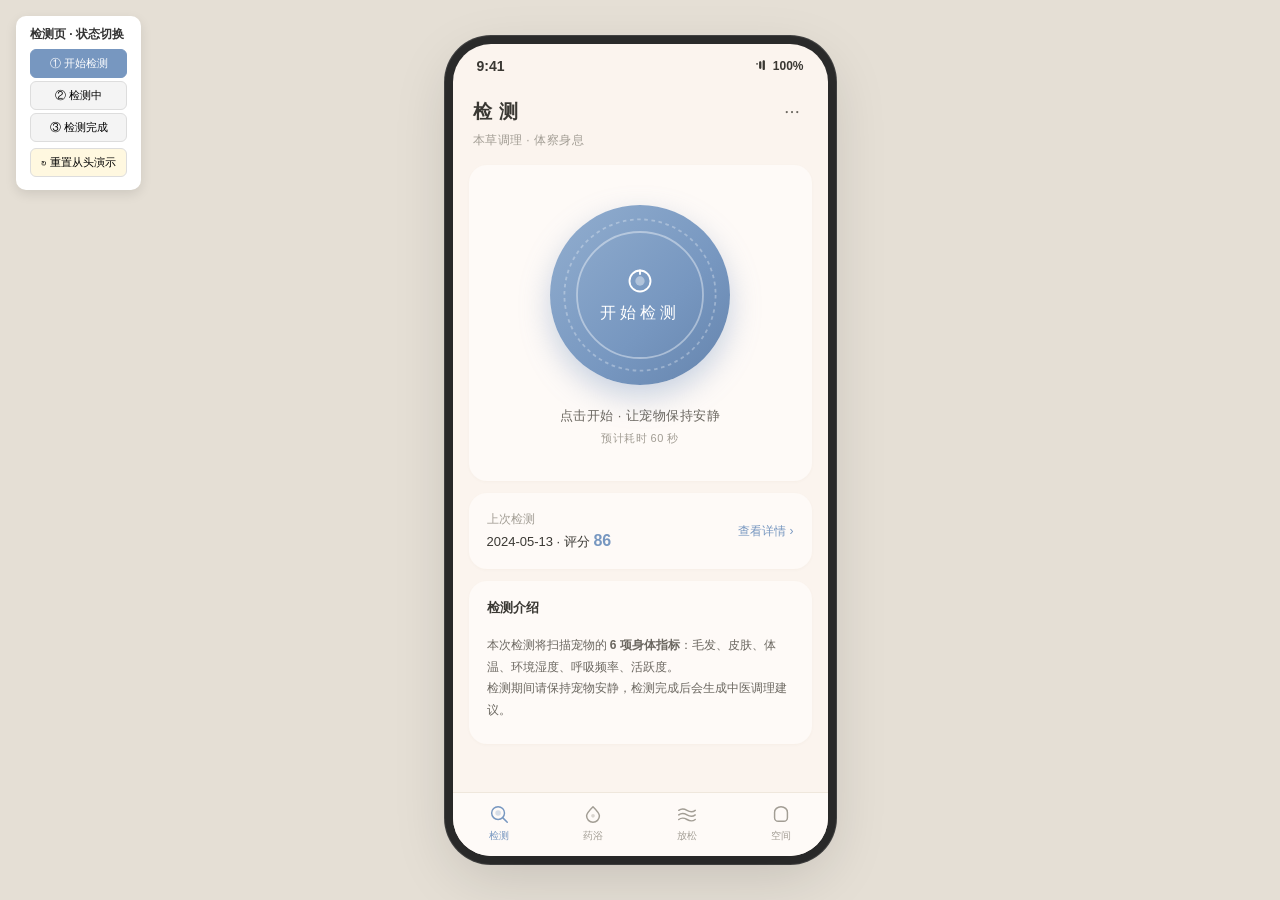
<file: output/pet-tcm-ui/index.html>
<!DOCTYPE html>
<html lang="zh-CN">
<head>
<meta charset="UTF-8">
<meta name="viewport" content="width=device-width, initial-scale=1.0">
<title>本草｜检测</title>
<style>
  :root {
    --bg:           #FBF4EE;
    --card:         #FEFAF7;
    --primary:      #7797C0;
    --primary-soft: #B8CCE3;
    --primary-bg:   #EAF1F8;
    --text:         #3A3833;
    --text-2:       #6B6760;
    --text-3:       #A29D94;
    --line:         #EFE7DC;
    --good:         #8AAE8E;
    --warn:         #D9B271;
  }
  * { box-sizing: border-box; margin: 0; padding: 0; -webkit-tap-highlight-color: transparent; }
  html, body { font-family: -apple-system, "PingFang SC", sans-serif; color: var(--text); }
  body {
    background: #E5DFD5;
    min-height: 100vh;
    display: flex; align-items: center; justify-content: center;
    padding: 20px;
  }

  /* 手机壳 */
  .phone {
    width: 375px; height: 812px;
    background: var(--bg);
    border-radius: 38px;
    overflow: hidden;
    position: relative;
    box-shadow: 0 18px 60px rgba(0,0,0,.15), 0 0 0 8px #2c2c2c, 0 0 0 9px #444;
    display: flex; flex-direction: column;
  }

  /* 状态栏 */
  .statusbar {
    height: 44px; padding: 0 24px;
    display: flex; align-items: center; justify-content: space-between;
    font-size: 14px; font-weight: 600;
    flex-shrink: 0;
  }

  /* Header */
  .header { padding: 8px 20px 12px; flex-shrink: 0; }
  .header .row { display: flex; align-items: center; justify-content: space-between; }
  .header h1 { font-size: 19px; font-weight: 600; letter-spacing: 1px; }
  .header .more { width: 32px; height: 32px; display: flex; align-items: center; justify-content: center; color: var(--text-2); }
  .header p.sub { font-size: 12px; color: var(--text-3); margin-top: 4px; letter-spacing: .5px; }

  /* 状态切换演示控件 */
  .demo-control {
    position: fixed; left: 16px; top: 16px;
    background: white; padding: 10px 14px;
    border-radius: 10px;
    box-shadow: 0 4px 12px rgba(0,0,0,.1);
    font-size: 12px;
    z-index: 100;
  }
  .demo-control b { display: block; margin-bottom: 6px; color: #333; }
  .demo-control button {
    display: block; width: 100%;
    padding: 6px 10px; margin: 3px 0;
    background: #f4f4f4;
    border: 1px solid #ddd;
    border-radius: 6px;
    font-size: 11px;
    cursor: pointer;
  }
  .demo-control button.active { background: var(--primary); color: white; border-color: var(--primary); }

  /* 滚动主体 */
  .scroll {
    flex: 1; overflow-y: auto;
    padding: 4px 16px 16px;
    -webkit-overflow-scrolling: touch;
  }
  .scroll::-webkit-scrollbar { display: none; }

  /* 卡片基础 */
  .card {
    background: var(--card);
    border-radius: 18px;
    padding: 18px;
    margin-bottom: 12px;
    box-shadow: 0 1px 3px rgba(120,100,80,.04);
  }
  .card-title {
    font-size: 13px; font-weight: 600;
    margin-bottom: 14px;
    display: flex; justify-content: space-between; align-items: center;
  }
  .card-title .more-btn { font-size: 11px; color: var(--text-3); font-weight: 400; }

  /* ============ 状态 A：扫描中 ============ */
  .scanning-card {
    text-align: center;
    padding: 24px 18px 22px;
  }
  .scan-pill {
    display: inline-flex; align-items: center; gap: 6px;
    background: var(--primary-bg); color: var(--primary);
    padding: 5px 12px; border-radius: 100px;
    font-size: 11px; font-weight: 500;
    margin-bottom: 16px;
  }
  .scan-pill .dot {
    width: 6px; height: 6px;
    background: var(--primary); border-radius: 50%;
    animation: blink 1.2s infinite;
  }
  @keyframes blink {
    0%, 100% { opacity: 1; }
    50% { opacity: .3; }
  }

  .scan-ring {
    width: 180px; height: 180px;
    margin: 8px auto 18px;
    position: relative;
  }
  .scan-ring svg { 
    width: 100%; height: 100%; 
    position: absolute; inset: 0;
  }
  /* 多层同心环 */
  .scan-ring .ring-outer {
    fill: none; stroke: #DDE7F2; stroke-width: 1;
    opacity: 0.7;
  }
  .scan-ring .ring-mid1 {
    fill: none; stroke: #C8D7E8; stroke-width: 1;
  }
  .scan-ring .ring-mid2 {
    fill: none; stroke: #B8CCE3; stroke-width: 1.5;
  }
  .scan-ring .ring-inner {
    fill: none; stroke: #A8BFDC; stroke-width: 2;
  }
  .scan-ring .ring-bg {
    fill: rgba(234, 241, 248, 0.4);
  }
  /* 旋转弧 */
  .scan-ring .arc-rotate {
    fill: none; stroke: var(--primary); stroke-width: 2.5;
    stroke-linecap: round;
    stroke-dasharray: 80 360;
    transform-origin: center;
    animation: rotate 2s linear infinite;
  }
  .scan-ring .arc-rotate-rev {
    fill: none; stroke: var(--primary); stroke-width: 1.5;
    stroke-linecap: round;
    stroke-dasharray: 50 360;
    opacity: 0.5;
    transform-origin: center;
    animation: rotateRev 3.5s linear infinite;
  }
  @keyframes rotate {
    from { transform: rotate(0deg); }
    to { transform: rotate(360deg); }
  }
  @keyframes rotateRev {
    from { transform: rotate(360deg); }
    to { transform: rotate(0deg); }
  }
  /* 脆脆发光 */
  .scan-ring .glow {
    fill: rgba(119, 151, 192, 0.08);
    animation: glowPulse 2.4s ease-in-out infinite;
  }
  @keyframes glowPulse {
    0%, 100% { opacity: 1; }
    50% { opacity: 0.4; }
  }
  .scan-ring .center {
    position: absolute; inset: 0;
    display: flex; flex-direction: column;
    align-items: center; justify-content: center;
    z-index: 2;
  }
  .scan-ring .center .label { 
    font-size: 14px; 
    color: var(--text); 
    letter-spacing: 1px;
    font-weight: 500;
  }
  .scan-ring .center .dots {
    display: inline-block;
    width: 14px;
    text-align: left;
    color: var(--primary);
  }

  .scanning-card .tip {
    font-size: 12px; color: var(--text-3);
    line-height: 1.6;
    padding: 0 20px;
  }

  /* SVG 图标通用 */
  .ico {
    width: 18px; height: 18px;
    stroke-width: 1.6;
    fill: none;
    stroke: currentColor;
    stroke-linecap: round;
    stroke-linejoin: round;
  }
  .ico-sm { width: 14px; height: 14px; }
  .ico-lg { width: 26px; height: 26px; }

  /* 检测项目列表 */
  .check-list .item {
    display: flex; align-items: center;
    padding: 11px 0;
    border-bottom: 1px solid var(--line);
  }
  .check-list .item:last-child { border-bottom: none; }
  .check-list .icon-wrap {
    width: 32px; height: 32px;
    border-radius: 9px;
    display: flex; align-items: center; justify-content: center;
    margin-right: 12px;
    flex-shrink: 0;
  }
  .icon-wrap.c-fur     { background: #F4ECE0; color: #B89072; }
  .icon-wrap.c-skin    { background: #EAF1F8; color: #7797C0; }
  .icon-wrap.c-temp    { background: #F8E9E5; color: #C97B7B; }
  .icon-wrap.c-humid   { background: #E8F0E8; color: #8AAE8E; }
  .icon-wrap.c-breath  { background: #EAF1F8; color: #7797C0; }
  .icon-wrap.c-active  { background: #F4EFE0; color: #BFA362; }
  .check-list .name { flex: 1; font-size: 13px; }
  .check-list .status {
    font-size: 11px;
    padding: 3px 9px;
    border-radius: 100px;
    display: inline-flex; align-items: center; gap: 5px;
  }
  .check-list .status.scanning {
    background: var(--primary-bg); color: var(--primary);
  }
  .check-list .status.scanning::before {
    content: ''; width: 5px; height: 5px;
    background: var(--primary); border-radius: 50%;
    animation: blink 1.2s infinite;
  }
  .check-list .status.waiting {
    background: #F5EFE5; color: var(--text-3);
  }
  .check-list .status.done {
    background: #E8F0E8; color: var(--good);
  }

  /* ============ 状态 B：完成 ============ */
  .score-card { text-align: center; padding: 22px 18px 20px; }
  .score-ring {
    width: 130px; height: 130px;
    margin: 8px auto 12px;
    position: relative;
  }
  .score-ring svg { width: 100%; height: 100%; transform: rotate(-90deg); }
  .score-ring .bg-circle { fill: none; stroke: var(--primary-bg); stroke-width: 9; }
  .score-ring .fg-circle {
    fill: none; stroke: var(--primary); stroke-width: 9;
    stroke-linecap: round;
    stroke-dasharray: 339.292;
    stroke-dashoffset: 47.5;
    transition: stroke-dashoffset 1.2s ease;
  }
  .score-ring .center {
    position: absolute; inset: 0;
    display: flex; flex-direction: column;
    align-items: center; justify-content: center;
  }
  .score-ring .num { font-size: 36px; font-weight: 600; color: var(--primary); letter-spacing: -1px; }
  .score-ring .lvl { font-size: 12px; color: var(--text-2); margin-top: 2px; letter-spacing: 2px; }
  .score-card .desc { font-size: 12px; color: var(--text-3); }
  .score-card .desc b { color: var(--text-2); font-weight: 600; }

  /* 指标列表（完成状态） */
  .metrics .row {
    display: flex; align-items: center;
    padding: 11px 0;
    border-bottom: 1px solid var(--line);
  }
  .metrics .row:last-child { border-bottom: none; }
  .metrics .icon-wrap {
    width: 30px; height: 30px;
    border-radius: 8px;
    display: flex; align-items: center; justify-content: center;
    margin-right: 12px;
    flex-shrink: 0;
  }
  .metrics .name { flex: 1; font-size: 13px; }
  .metrics .bar {
    width: 80px; height: 4px; background: var(--primary-bg);
    border-radius: 2px; margin-right: 10px;
    overflow: hidden;
  }
  .metrics .bar-fill { height: 100%; background: var(--primary); border-radius: 2px; transition: width 1s ease; }
  .metrics .val { font-size: 13px; font-weight: 600; color: var(--primary); width: 28px; text-align: right; }

  /* 观察 */
  .observe .item {
    display: flex; align-items: flex-start;
    padding: 9px 0;
    font-size: 12px; color: var(--text-2);
    line-height: 1.6;
  }
  .observe .item::before {
    content: ''; width: 5px; height: 5px;
    background: var(--primary);
    border-radius: 50%;
    margin: 7px 10px 0 2px; flex-shrink: 0;
  }
  .observe .item.warn::before { background: var(--warn); }
  .observe .item.good::before { background: var(--good); }

  /* 方案推荐 */
  .scheme {
    background: linear-gradient(135deg, #EAF1F8 0%, #DBE5F1 100%);
    border-radius: 14px;
    padding: 16px 16px 14px;
    margin-top: 4px;
  }
  .scheme .label { font-size: 11px; color: var(--primary); letter-spacing: 2px; margin-bottom: 6px; }
  .scheme h3 { font-size: 16px; color: var(--text); font-weight: 600; margin-bottom: 6px; }
  .scheme .tag-row { display: flex; gap: 6px; flex-wrap: wrap; margin-bottom: 14px; }
  .scheme .tag {
    background: rgba(255,255,255,.6);
    color: var(--primary);
    font-size: 11px; padding: 3px 9px;
    border-radius: 100px;
  }
  .scheme button {
    width: 100%; padding: 11px;
    background: var(--primary); color: white;
    border: none; border-radius: 100px;
    font-size: 13px; letter-spacing: 1px;
    font-family: inherit;
    cursor: pointer;
  }
  .scheme button:active { transform: scale(.98); }

  /* 注意事项 */
  .notice {
    background: #FAF6F0;
    border-left: 3px solid var(--warn);
    border-radius: 6px 14px 14px 6px;
    padding: 12px 14px;
    margin-top: 12px;
  }
  .notice h4 { font-size: 12px; color: var(--text-2); margin-bottom: 8px; font-weight: 600; }
  .notice .item {
    font-size: 11px; color: var(--text-3);
    line-height: 1.7;
    padding-left: 10px; position: relative;
  }
  .notice .item::before {
    content: '·'; position: absolute; left: 0; top: 0;
    color: var(--warn); font-size: 14px;
  }

  /* 雷达 + 趋势 */
  .radar-trend { display: flex; gap: 12px; }
  .radar-trend > div {
    flex: 1;
    background: var(--bg);
    border-radius: 10px;
    padding: 10px 8px 8px;
    text-align: center;
  }
  .radar-trend .label { font-size: 11px; color: var(--text-3); margin-bottom: 4px; }
  .radar-trend svg { width: 100%; height: 90px; }

  /* 最近记录 */
  .records .row {
    display: flex; align-items: center;
    padding: 10px 0;
    border-bottom: 1px solid var(--line);
  }
  .records .row:last-child { border-bottom: none; }
  .records .date {
    font-size: 11px; color: var(--text-3);
    width: 60px; text-align: center;
    border-right: 1px solid var(--line);
    padding-right: 10px;
    margin-right: 12px;
    line-height: 1.5;
  }
  .records .date b { display: block; color: var(--text); font-size: 14px; font-weight: 600; }
  .records .info { flex: 1; }
  .records .info .name { font-size: 13px; margin-bottom: 2px; }
  .records .info .meta { font-size: 11px; color: var(--text-3); }
  .records .status {
    font-size: 11px; padding: 3px 9px;
    border-radius: 100px;
    background: var(--primary-bg); color: var(--primary);
  }
  .records .status.done { background: #E8F0E8; color: var(--good); }

  /* Tab Bar */
  .tabbar {
    height: 64px;
    background: var(--card);
    border-top: 1px solid var(--line);
    display: flex;
    flex-shrink: 0;
    padding-bottom: 4px;
  }
  .tab {
    flex: 1;
    display: flex; flex-direction: column;
    align-items: center; justify-content: center;
    color: var(--text-3);
    font-size: 10px;
    gap: 4px;
    cursor: pointer;
  }
  .tab svg { width: 22px; height: 22px; }
  .tab.active { color: var(--primary); }

  /* 开始检测大按钮（S0） */
  .start-card {
    text-align: center;
    padding: 40px 20px 32px;
  }
  .start-btn {
    width: 180px; height: 180px;
    margin: 0 auto 20px;
    border-radius: 50%;
    background: linear-gradient(135deg, #92AECF 0%, #7797C0 60%, #6584AD 100%);
    display: flex; align-items: center; justify-content: center;
    color: white;
    box-shadow: 0 12px 30px rgba(119,151,192,.4);
    cursor: pointer;
    position: relative;
    transition: transform .2s;
    overflow: hidden;
  }
  .start-btn::before {
    content: ''; position: absolute; inset: -8px;
    border-radius: 50%;
    border: 1px solid rgba(119,151,192,.3);
    animation: btnPulse 2.4s ease-out infinite;
  }
  .start-btn::after {
    content: ''; position: absolute; inset: -16px;
    border-radius: 50%;
    border: 1px solid rgba(119,151,192,.15);
    animation: btnPulse 2.4s ease-out infinite .8s;
  }
  @keyframes btnPulse {
    0% { transform: scale(.96); opacity: 1; }
    100% { transform: scale(1.15); opacity: 0; }
  }
  .start-btn:active { transform: scale(.96); }
  .start-btn .start-svg {
    position: absolute; inset: 0;
    width: 100%; height: 100%;
    animation: rotate 12s linear infinite;
  }
  .start-btn .start-content {
    position: relative; z-index: 2;
    display: flex; flex-direction: column;
    align-items: center; gap: 8px;
  }
  .start-btn .start-txt {
    font-size: 16px;
    letter-spacing: 4px;
    font-weight: 500;
  }
  .start-card .hint {
    font-size: 13px; color: var(--text-2);
    line-height: 1.7;
    letter-spacing: 0.5px;
  }

  /* ===== 空间页专用 ===== */
  .kennel-hero {
    background: linear-gradient(135deg, #F5EFE5 0%, #EAF1F8 100%);
    padding: 14px 16px 12px;
  }
  .kennel-svg {
    width: 100%; height: 130px;
    margin-bottom: 8px;
  }
  .kennel-score {
    display: flex; align-items: center; gap: 14px;
    background: rgba(255,255,255,.6);
    border-radius: 12px;
    padding: 12px 14px;
  }
  .score-num {
    font-size: 36px; font-weight: 600;
    color: var(--primary);
    letter-spacing: -1px;
    line-height: 1;
  }
  .score-text { flex: 1; }
  .score-rank {
    display: inline-block;
    background: var(--good); color: white;
    font-size: 11px; padding: 2px 8px;
    border-radius: 100px;
    margin-bottom: 4px;
  }
  .score-label { font-size: 12px; color: var(--text-3); }

  /* 环境数据 */
  .env-grid {
    display: grid;
    grid-template-columns: 1fr 1fr 1fr 1fr;
    gap: 8px;
  }
  .env-item {
    background: var(--bg);
    border-radius: 12px;
    padding: 12px 6px;
    text-align: center;
  }
  .env-icon {
    width: 30px; height: 30px;
    border-radius: 8px;
    display: flex; align-items: center; justify-content: center;
    margin: 0 auto 6px;
  }
  .env-data { display: flex; align-items: baseline; justify-content: center; gap: 1px; margin-bottom: 2px; }
  .env-num { font-size: 16px; font-weight: 600; color: var(--text); }
  .env-unit { font-size: 10px; color: var(--text-3); }
  .env-label { font-size: 10px; color: var(--text-3); }

  /* 环境模式 */
  .env-mode-grid {
    display: grid;
    grid-template-columns: 1fr 1fr;
    gap: 8px;
  }
  .env-mode {
    background: var(--bg);
    border-radius: 12px;
    padding: 10px 12px;
    border: 1.5px solid transparent;
    cursor: pointer;
    transition: all .2s;
    display: flex; align-items: center; gap: 10px;
  }
  .env-mode.active { background: var(--primary-bg); border-color: var(--primary); }
  .env-mode-icon {
    width: 32px; height: 32px;
    border-radius: 9px;
    display: flex; align-items: center; justify-content: center;
    flex-shrink: 0;
  }
  .env-mode-name { font-size: 13px; font-weight: 500; margin-bottom: 1px; }
  .env-mode-meta { font-size: 10px; color: var(--text-3); }

  /* 草本模块 */
  .herb-card {
    display: flex; align-items: center; gap: 12px;
    background: linear-gradient(135deg, #E8F0E8 0%, #DDEDDC 100%);
    border-radius: 12px;
    padding: 12px 14px;
    margin-bottom: 14px;
  }
  .herb-icon {
    width: 44px; height: 44px;
    background: rgba(255,255,255,.6);
    border-radius: 12px;
    display: flex; align-items: center; justify-content: center;
    flex-shrink: 0;
  }
  .herb-info { flex: 1; }
  .herb-name { font-size: 14px; font-weight: 600; margin-bottom: 3px; }
  .herb-meta { font-size: 11px; color: var(--text-2); }
  .herb-change {
    background: white; color: var(--good);
    border: 1px solid var(--good);
    padding: 6px 12px; border-radius: 100px;
    font-size: 12px; font-family: inherit;
  }

  .herb-progress { margin-bottom: 12px; }
  .progress-row {
    display: flex; justify-content: space-between;
    margin-bottom: 6px;
    font-size: 12px;
  }
  .progress-label { color: var(--text-2); }
  .progress-value { color: var(--text); font-weight: 500; }
  .progress-bar {
    height: 6px;
    background: var(--primary-bg);
    border-radius: 3px;
    overflow: hidden;
  }
  .progress-fill {
    height: 100%;
    background: linear-gradient(90deg, var(--primary-soft), var(--primary));
    border-radius: 3px;
  }

  /* 睡眠 */
  .sleep-grid {
    display: grid;
    grid-template-columns: 1fr 1fr 1fr;
    gap: 8px;
    margin-bottom: 8px;
  }
  .sleep-item {
    background: var(--bg);
    border-radius: 10px;
    padding: 10px 6px;
    text-align: center;
  }
  .sleep-num {
    color: var(--primary);
    font-weight: 600;
    margin-bottom: 4px;
  }
  .sleep-label { font-size: 10px; color: var(--text-3); }

  .sleep-tip {
    display: flex; align-items: center; gap: 6px;
    background: #FAF6F0;
    border-radius: 8px;
    padding: 8px 10px;
    font-size: 11px;
    color: var(--text-2);
    margin-top: 10px;
  }
  .sleep-tip svg { flex-shrink: 0; }

  /* 环境报告 */
  .env-radar-row { padding: 4px 0; }
  .env-metric {
    display: flex; align-items: center;
    padding: 7px 0;
    gap: 10px;
  }
  .metric-name { width: 36px; font-size: 12px; color: var(--text-2); }
  .metric-bar {
    flex: 1; height: 6px;
    background: var(--line);
    border-radius: 3px;
    overflow: hidden;
  }
  .metric-fill { height: 100%; border-radius: 3px; }
  .metric-val { font-size: 12px; font-weight: 600; color: var(--text); width: 24px; text-align: right; }

  .report-summary {
    display: flex; align-items: center; gap: 6px;
    background: #E8F0E8;
    border-radius: 8px;
    padding: 8px 10px;
    font-size: 11px;
    color: var(--text-2);
    margin-top: 10px;
  }

  /* ===== 放松页专用 ===== */
  .relax-hero {
    background: linear-gradient(135deg, #EAF1F8 0%, #F5EFE5 100%);
    padding: 18px;
  }
  .hero-head {
    display: flex; align-items: center; justify-content: space-between;
    margin-bottom: 14px;
  }
  .muted-label { font-size: 11px; color: var(--text-3); margin-bottom: 4px; }
  .hero-score { display: flex; align-items: baseline; gap: 4px; }
  .big-score { font-size: 36px; font-weight: 600; color: var(--primary); letter-spacing: -1px; }
  .score-unit { font-size: 13px; color: var(--text-3); }
  .hero-ring { width: 72px; height: 72px; }

  .dog-body {
    width: 100%;
    background: rgba(255,255,255,.4);
    border-radius: 12px;
    padding: 8px;
  }

  /* 部位列表 */
  .part-row {
    display: flex; align-items: center;
    padding: 10px 0;
    border-bottom: 1px solid var(--line);
    gap: 10px;
  }
  .part-row:last-child { border-bottom: none; }
  .part-dot { width: 8px; height: 8px; border-radius: 50%; flex-shrink: 0; }
  .part-name { width: 50px; font-size: 13px; }
  .part-bar {
    flex: 1; height: 5px;
    background: var(--line); border-radius: 3px;
    overflow: hidden;
  }
  .part-fill { height: 100%; border-radius: 3px; transition: width .8s; }
  .part-status {
    font-size: 11px;
    padding: 3px 9px; border-radius: 100px;
    background: var(--bg); color: var(--text-2);
    width: 50px; text-align: center;
    flex-shrink: 0;
  }
  .part-status.warn { background: #F8E9E5; color: #C97B7B; }
  .part-status.good { background: #E8F0E8; color: var(--good); }

  /* 经络 tag */
  .meridian-tag {
    font-size: 11px;
    padding: 4px 10px;
    border-radius: 100px;
    background: var(--bg);
    color: var(--text-2);
    border: 1px solid var(--line);
  }
  .meridian-tag.warn { background: #F8E9E5; color: #C97B7B; border-color: transparent; }
  .meridian-tag.warn-soft { background: #FAF1E0; color: #BFA362; border-color: transparent; }
  .meridian-tag.good { background: #E8F0E8; color: var(--good); border-color: transparent; }

  /* 按摩模式 */
  .mode-grid {
    display: grid;
    grid-template-columns: 1fr 1fr;
    gap: 10px;
    margin-bottom: 16px;
  }
  .mode-item {
    background: var(--bg);
    border-radius: 12px;
    padding: 12px;
    text-align: center;
    border: 1.5px solid transparent;
    cursor: pointer;
    transition: all .2s;
  }
  .mode-item.active {
    background: var(--primary-bg);
    border-color: var(--primary);
  }
  .mode-icon {
    width: 36px; height: 36px;
    border-radius: 10px;
    display: flex; align-items: center; justify-content: center;
    margin: 0 auto 6px;
  }
  .mode-name { font-size: 13px; font-weight: 500; margin-bottom: 2px; }
  .mode-meta { font-size: 11px; color: var(--text-3); }

  .duration-row {
    display: flex; align-items: center; gap: 10px;
    margin-bottom: 14px;
  }
  .duration-label { font-size: 12px; color: var(--text-2); flex-shrink: 0; }
  .duration-pills { display: flex; gap: 6px; flex: 1; }
  .dur-pill {
    flex: 1;
    padding: 6px 0;
    background: var(--bg);
    border-radius: 100px;
    font-size: 11px;
    text-align: center;
    color: var(--text-2);
    cursor: pointer;
    transition: all .2s;
  }
  .dur-pill.active {
    background: var(--primary);
    color: white;
  }

  /* 主按钮 */
  .primary-btn {
    width: 100%;
    padding: 11px;
    background: var(--primary);
    color: white;
    border: none; border-radius: 100px;
    font-size: 13px; font-family: inherit;
    letter-spacing: 1px;
    display: flex; align-items: center; justify-content: center;
    gap: 6px;
    cursor: pointer;
  }
  .primary-btn.primary-large { padding: 13px; font-size: 14px; letter-spacing: 2px; }
  .primary-btn:active { transform: scale(.98); }

  /* 穿戴检测 */
  .wear-grid {
    display: grid;
    grid-template-columns: 1fr 1fr 1fr;
    gap: 10px;
  }
  .wear-item {
    background: var(--bg);
    border-radius: 12px;
    padding: 12px 8px;
    text-align: center;
  }
  .wear-icon { display: flex; justify-content: center; margin-bottom: 6px; }
  .wear-label { font-size: 11px; color: var(--text-3); margin-bottom: 4px; }
  .wear-value { font-size: 12px; color: var(--text); font-weight: 500; }
  .wear-value.good { color: var(--good); }

  /* 趋势图 */
  .trend-tabs {
    display: flex; background: var(--bg);
    border-radius: 100px;
    padding: 2px;
    font-size: 11px;
  }
  .trend-tab {
    padding: 4px 10px;
    color: var(--text-3);
    border-radius: 100px;
    cursor: pointer;
    font-weight: 400;
    transition: all .2s;
  }
  .trend-tab.active {
    background: white;
    color: var(--primary);
    font-weight: 500;
    box-shadow: 0 1px 3px rgba(0,0,0,.05);
  }
  .trend-svg {
    width: 100%; height: 130px;
    background: var(--bg);
    border-radius: 10px;
    margin-top: 10px;
  }
  .trend-legend {
    display: flex; gap: 14px;
    justify-content: center;
    padding-top: 10px;
    font-size: 11px;
    color: var(--text-2);
  }
  .legend-item { display: flex; align-items: center; gap: 4px; }
  .legend-item i {
    display: inline-block;
    width: 14px; height: 2px;
    border-radius: 2px;
  }

  /* ===== 药浴页专用 ===== */
  .online-badge {
    display: inline-flex; align-items: center; gap: 5px;
    background: #E8F0E8; color: var(--good);
    padding: 4px 10px; border-radius: 100px;
    font-size: 11px;
  }
  .online-dot {
    width: 6px; height: 6px;
    background: var(--good); border-radius: 50%;
    animation: blink 2s infinite;
  }

  .device-card {
    display: flex; align-items: center; gap: 14px;
    padding: 14px 18px;
  }
  .device-svg {
    width: 100px; height: 65px;
    flex-shrink: 0;
  }
  .device-info { flex: 1; }
  .device-name { font-size: 14px; font-weight: 600; margin-bottom: 4px; }
  .device-meta { font-size: 11px; color: var(--text-3); line-height: 1.5; }

  .bubble {
    animation: bubbleUp 3s ease-in-out infinite;
  }
  .bubble-2 { animation-delay: 1s; }
  .bubble-3 { animation-delay: 2s; }
  @keyframes bubbleUp {
    0% { transform: translateY(0); opacity: 0; }
    20% { opacity: .8; }
    80% { opacity: .8; }
    100% { transform: translateY(-12px); opacity: 0; }
  }

  .scheme-card {
    display: flex; align-items: center; gap: 12px;
    background: linear-gradient(135deg, #EAF1F8 0%, #DBE5F1 100%);
    padding: 16px 14px;
  }
  .scheme-icon {
    width: 44px; height: 44px;
    background: rgba(255,255,255,.5);
    border-radius: 12px;
    display: flex; align-items: center; justify-content: center;
    color: var(--primary);
    flex-shrink: 0;
  }
  .scheme-info { flex: 1; min-width: 0; }
  .scheme-tag { font-size: 11px; color: var(--primary); margin-bottom: 4px; letter-spacing: 1px; }
  .scheme-name { font-size: 15px; font-weight: 600; margin-bottom: 4px; }
  .scheme-ingredients { font-size: 11px; color: var(--text-2); line-height: 1.5; }
  .scheme-change {
    background: white; color: var(--primary);
    border: 1px solid var(--primary-soft);
    padding: 6px 12px; border-radius: 100px;
    font-size: 12px; font-family: inherit;
    flex-shrink: 0;
  }

  /* 信息网格 */
  .info-grid {
    display: grid;
    grid-template-columns: 1fr 1fr;
    gap: 12px;
  }
  .info-item {
    background: var(--bg);
    border-radius: 10px;
    padding: 10px 12px;
  }
  .info-label { font-size: 11px; color: var(--text-3); margin-bottom: 4px; }
  .info-value { font-size: 13px; color: var(--text); font-weight: 500; }

  /* 控制行 */
  .control-row {
    display: flex; align-items: center;
    margin-bottom: 10px;
  }
  .control-row .icon-wrap {
    width: 32px; height: 32px;
    border-radius: 9px;
    display: flex; align-items: center; justify-content: center;
    margin-right: 10px;
    flex-shrink: 0;
  }
  .control-name { flex: 1; font-size: 13px; font-weight: 500; }
  .control-value { display: flex; align-items: baseline; gap: 2px; }
  .big-num { font-size: 22px; font-weight: 600; color: var(--primary); letter-spacing: -0.5px; }
  .unit { font-size: 12px; color: var(--text-3); }

  /* 滑块 */
  .slider-row {
    display: flex; align-items: center; gap: 10px;
    margin: 8px 0 6px;
  }
  .step-btn {
    width: 28px; height: 28px;
    background: var(--primary-bg); color: var(--primary);
    border: none; border-radius: 50%;
    font-size: 16px; font-family: inherit;
    cursor: pointer;
  }
  .slider-track {
    flex: 1; height: 6px;
    background: var(--primary-bg);
    border-radius: 3px;
    position: relative;
  }
  .slider-fill {
    height: 100%;
    background: linear-gradient(90deg, var(--primary-soft), var(--primary));
    border-radius: 3px;
    position: relative;
    transition: width .3s;
  }
  .slider-fill::after {
    content: '';
    position: absolute; right: -7px; top: 50%;
    transform: translateY(-50%);
    width: 16px; height: 16px;
    background: white;
    border: 2px solid var(--primary);
    border-radius: 50%;
    box-shadow: 0 2px 4px rgba(119,151,192,.3);
  }
  .slider-marks {
    display: flex; justify-content: space-between;
    font-size: 10px; color: var(--text-3);
    padding: 0 4px;
  }

  /* chip */
  .chip-row {
    display: flex; gap: 6px; flex-wrap: wrap;
    padding: 4px 0 4px 42px;
  }
  .chip {
    background: var(--bg);
    color: var(--text-2);
    font-size: 11px;
    padding: 4px 10px;
    border-radius: 100px;
    border: 1px solid var(--line);
  }
  .chip.on, .chip.active {
    background: var(--primary-bg);
    color: var(--primary);
    border-color: transparent;
  }

  .divider {
    height: 1px; background: var(--line);
    margin: 14px 0 12px;
  }

  /* 开关行 */
  .switch-row {
    display: flex; align-items: center;
    padding: 10px 0;
  }
  .switch-row .icon-wrap {
    width: 32px; height: 32px;
    border-radius: 9px;
    display: flex; align-items: center; justify-content: center;
    margin-right: 12px;
    flex-shrink: 0;
  }
  .switch-info { flex: 1; }
  .switch-name { font-size: 13px; font-weight: 500; margin-bottom: 2px; }
  .switch-meta { font-size: 11px; color: var(--text-3); }

  /* 切换器 */
  .toggle {
    width: 42px; height: 24px;
    background: #E5DBC8;
    border-radius: 100px;
    position: relative;
    cursor: pointer;
    transition: background .25s;
    flex-shrink: 0;
  }
  .toggle span {
    position: absolute; top: 3px; left: 3px;
    width: 18px; height: 18px;
    background: white;
    border-radius: 50%;
    box-shadow: 0 1px 3px rgba(0,0,0,.15);
    transition: left .25s;
  }
  .toggle.on { background: var(--primary); }
  .toggle.on span { left: 21px; }

  /* 颜色补充 */
  .icon-wrap.c-decoct { background: #F8E9E5; color: #C97B7B; }
  .icon-wrap.c-cycle  { background: #EAF1F8; color: var(--primary); }
  .icon-wrap.c-bact   { background: #F4EFE0; color: #BFA362; }
  .icon-wrap.c-water  { background: #E8F0E8; color: var(--good); }

  /* 统计卡 */
  .stat-card {
    display: flex; align-items: center; justify-content: space-between;
    padding: 14px 8px;
    text-align: center;
  }
  .stat-block { flex: 1; }
  .stat-num {
    font-size: 22px; font-weight: 600;
    color: var(--primary);
    margin-bottom: 2px;
  }
  .stat-label { font-size: 11px; color: var(--text-3); }
  .stat-divider {
    width: 1px; height: 24px;
    background: var(--line);
  }

  /* 浮动 CTA */
  .floating-cta {
    position: absolute;
    left: 16px; right: 16px;
    bottom: 76px;
    height: 48px;
    background: var(--primary);
    color: white;
    border: none; border-radius: 100px;
    font-size: 14px; font-family: inherit;
    font-weight: 500; letter-spacing: 2px;
    display: flex; align-items: center; justify-content: center;
    gap: 6px;
    box-shadow: 0 6px 16px rgba(119,151,192,.4);
    cursor: pointer;
    z-index: 10;
  }
  .floating-cta svg { width: 16px; height: 16px; }
  .floating-cta:active { transform: scale(.98); }

  /* 占位页 */
  .placeholder {
    flex: 1;
    display: flex; flex-direction: column;
    align-items: center; justify-content: center;
    gap: 14px; padding: 40px 20px;
    color: var(--text-3);
  }
  .placeholder svg { width: 60px; height: 60px; }
  .placeholder h3 { font-size: 17px; color: var(--text-2); font-weight: 500; }
  .placeholder p { font-size: 12px; line-height: 1.7; text-align: center; }

  /* Tab 页容器 */
  .tab-page { display: none; flex-direction: column; height: 100%; }
  .tab-page.active { display: flex; }

  /* 状态切换 */
  .state { display: none; }
  .state.active { display: block; }
</style>
</head>
<body>

<!-- 演示控制器（左上角，演示用） -->
<div class="demo-control">
  <b>检测页 · 状态切换</b>
  <button data-state="S0" class="active">① 开始检测</button>
  <button data-state="A">② 检测中</button>
  <button data-state="B">③ 检测完成</button>
  <button id="resetBtn" style="margin-top: 6px; background: #fff8e0;">↻ 重置从头演示</button>
</div>

<div class="phone">

  <div class="statusbar">
    <span>9:41</span>
    <span style="display: flex; align-items: center; gap: 4px;">
      <svg class="ico ico-sm" viewBox="0 0 24 24"><path d="M2 8.5C2 7.67 2.67 7 3.5 7s1.5.67 1.5 1.5S4.33 10 3.5 10 2 9.33 2 8.5zm5-2.5c0-1.1.9-2 2-2s2 .9 2 2v9c0 1.1-.9 2-2 2s-2-.9-2-2V6zm6-2c0-1.1.9-2 2-2s2 .9 2 2v13c0 1.1-.9 2-2 2s-2-.9-2-2V4z" fill="currentColor" stroke="none"/></svg>
      <span style="font-size: 12px;">100%</span>
    </span>
  </div>

  <!-- ============ Tab 1：检测（首页） ============ -->
  <div class="tab-page active" id="tab-detect">

  <div class="header">
    <div class="row">
      <h1>检&nbsp;测</h1>
      <div class="more">
        <svg class="ico" viewBox="0 0 24 24"><circle cx="5" cy="12" r="1.5" fill="currentColor" stroke="none"/><circle cx="12" cy="12" r="1.5" fill="currentColor" stroke="none"/><circle cx="19" cy="12" r="1.5" fill="currentColor" stroke="none"/></svg>
      </div>
    </div>
    <p class="sub">本草调理 · 体察身息</p>
  </div>

  <div class="scroll">

    <!-- ===================== 状态 S0：开始检测 ===================== -->
    <div class="state active" id="state-S0">
      <div class="card start-card">
        <div class="start-btn" id="startBtn">
          <svg viewBox="0 0 100 100" class="start-svg">
            <!-- 静态同心环装饰 -->
            <circle cx="50" cy="50" r="42" fill="none" stroke="rgba(255,255,255,0.3)" stroke-width="1" stroke-dasharray="2 2"/>
            <circle cx="50" cy="50" r="35" fill="none" stroke="rgba(255,255,255,0.4)" stroke-width="1"/>
          </svg>
          <div class="start-content">
            <svg class="ico" style="width: 28px; height: 28px;" viewBox="0 0 24 24">
              <circle cx="12" cy="12" r="9"/>
              <circle cx="12" cy="12" r="4" fill="currentColor" stroke="none" opacity="0.4"/>
              <line x1="12" y1="3" x2="12" y2="6"/>
            </svg>
            <div class="start-txt">开始检测</div>
          </div>
        </div>
        <p class="hint">点击开始 · 让宠物保持安静 <br><span style="color: var(--text-3); font-size: 11px;">预计耗时 60 秒</span></p>
      </div>

      <!-- 上次检测详情入口 -->
      <div class="card" style="display: flex; align-items: center; justify-content: space-between; cursor: pointer;">
        <div>
          <div style="font-size: 12px; color: var(--text-3); margin-bottom: 4px;">上次检测</div>
          <div style="font-size: 13px;">2024-05-13 · 评分 <b style="color: var(--primary); font-size: 16px;">86</b></div>
        </div>
        <span style="font-size: 12px; color: var(--primary);">查看详情 ›</span>
      </div>

      <!-- 检测说明 -->
      <div class="card">
        <div class="card-title"><span>检测介绍</span></div>
        <div style="font-size: 12px; color: var(--text-2); line-height: 1.8; padding: 4px 0;">
          本次检测将扫描宠物的 <b>6 项身体指标</b>：毛发、皮肤、体温、环境湿度、呼吸频率、活跃度。<br>检测期间请保持宠物安静，检测完成后会生成中医调理建议。
        </div>
      </div>
    </div>

    <!-- ===================== 状态 A：检测中 ===================== -->
    <div class="state" id="state-A">

      <div class="card scanning-card">
        <span class="scan-pill">
          <span class="dot"></span>
          AI 智能检测中
        </span>

        <div class="scan-ring">
          <svg viewBox="0 0 180 180">
            <!-- 发光背景 -->
            <circle class="glow" cx="90" cy="90" r="85"/>
            <!-- 多层同心环 -->
            <circle class="ring-outer" cx="90" cy="90" r="82"/>
            <circle class="ring-outer" cx="90" cy="90" r="75" style="stroke-dasharray: 2 3"/>
            <circle class="ring-mid1" cx="90" cy="90" r="66"/>
            <circle class="ring-mid2" cx="90" cy="90" r="56"/>
            <circle class="ring-bg" cx="90" cy="90" r="54"/>
            <circle class="ring-inner" cx="90" cy="90" r="45"/>
            <!-- 旋转弧 -->
            <circle class="arc-rotate" cx="90" cy="90" r="66"/>
            <circle class="arc-rotate-rev" cx="90" cy="90" r="82"/>
          </svg>
          <div class="center">
            <div class="label">检测中<span class="dots"></span></div>
          </div>
        </div>

        <p class="tip">正在扫描身体状态<br><span style="color: var(--text-3); font-size: 11px;">请保持安静，确保数据准确</span></p>
      </div>

      <div class="card check-list">
        <div class="card-title">
          <span>检测项目</span>
          <span class="more-btn">2 / 6 进行中</span>
        </div>
        <div class="item">
          <div class="icon-wrap c-fur">
            <svg class="ico" viewBox="0 0 24 24"><path d="M12 4 C9 6 8 9 9 12 C7 11 5 12 5 14 C5 16 7 17 9 16 C9 18 10 20 12 20 C14 20 15 18 15 16 C17 17 19 16 19 14 C19 12 17 11 15 12 C16 9 15 6 12 4z"/><circle cx="10" cy="10" r="0.8" fill="currentColor" stroke="none"/><circle cx="14" cy="10" r="0.8" fill="currentColor" stroke="none"/></svg>
          </div>
          <div class="name">毛发状态</div>
          <span class="status scanning">检测中</span>
        </div>
        <div class="item">
          <div class="icon-wrap c-skin">
            <svg class="ico" viewBox="0 0 24 24"><circle cx="12" cy="12" r="8"/><circle cx="9" cy="10" r="1.2"/><circle cx="15" cy="11" r="0.8"/><circle cx="11" cy="15" r="0.8"/><circle cx="15" cy="15" r="1"/></svg>
          </div>
          <div class="name">皮肤状态</div>
          <span class="status scanning">检测中</span>
        </div>
        <div class="item">
          <div class="icon-wrap c-temp">
            <svg class="ico" viewBox="0 0 24 24"><path d="M10 14V5a2 2 0 014 0v9a4 4 0 11-4 0z"/><circle cx="12" cy="17" r="1.5" fill="currentColor" stroke="none"/></svg>
          </div>
          <div class="name">体表温度</div>
          <span class="status waiting">等待中</span>
        </div>
        <div class="item">
          <div class="icon-wrap c-humid">
            <svg class="ico" viewBox="0 0 24 24"><path d="M12 3 C8 9 5 13 5 16 a7 7 0 0014 0 c0-3-3-7-7-13z"/><path d="M9 14 a3 3 0 003 3" opacity="0.5"/></svg>
          </div>
          <div class="name">环境湿度</div>
          <span class="status waiting">等待中</span>
        </div>
        <div class="item">
          <div class="icon-wrap c-breath">
            <svg class="ico" viewBox="0 0 24 24"><path d="M12 4v8M8 8 c-3 1-4 4-4 7 c0 2 1 3 3 3 c2 0 3-2 3-4M16 8 c3 1 4 4 4 7 c0 2-1 3-3 3 c-2 0-3-2-3-4"/></svg>
          </div>
          <div class="name">呼吸频率</div>
          <span class="status waiting">等待中</span>
        </div>
        <div class="item">
          <div class="icon-wrap c-active">
            <svg class="ico" viewBox="0 0 24 24"><polygon points="12,3 14,10 21,10 15.5,14 17.5,21 12,17 6.5,21 8.5,14 3,10 10,10"/></svg>
          </div>
          <div class="name">活跃度</div>
          <span class="status waiting">等待中</span>
        </div>
      </div>

    </div>

    <!-- ===================== 状态 B：检测完成 ===================== -->
    <div class="state" id="state-B">

      <div class="card score-card">
        <div class="card-title" style="justify-content: center; margin-bottom: 4px;">
          <span style="color: var(--text-3); font-weight: 400; font-size: 12px;">检测时间 · 2024-05-16 18:30</span>
        </div>
        <div class="score-ring">
          <svg viewBox="0 0 120 120">
            <circle class="bg-circle" cx="60" cy="60" r="54"/>
            <circle class="fg-circle" cx="60" cy="60" r="54"/>
          </svg>
          <div class="center">
            <div class="num">86</div>
            <div class="lvl">良 好</div>
          </div>
        </div>
        <p class="desc">综合评分 · <b>状态稳定</b></p>
      </div>

      <div class="card metrics">
        <div class="card-title">
          <span>各项指标</span>
          <span class="more-btn">查看详情 ›</span>
        </div>
        <div class="row"><div class="icon-wrap c-fur"><svg class="ico" viewBox="0 0 24 24"><path d="M12 4 C9 6 8 9 9 12 C7 11 5 12 5 14 C5 16 7 17 9 16 C9 18 10 20 12 20 C14 20 15 18 15 16 C17 17 19 16 19 14 C19 12 17 11 15 12 C16 9 15 6 12 4z"/></svg></div><div class="name">毛发状态</div><div class="bar"><div class="bar-fill" style="width: 85%"></div></div><div class="val">85</div></div>
        <div class="row"><div class="icon-wrap c-skin"><svg class="ico" viewBox="0 0 24 24"><circle cx="12" cy="12" r="8"/><circle cx="9" cy="10" r="1.2"/><circle cx="15" cy="11" r="0.8"/><circle cx="11" cy="15" r="0.8"/><circle cx="15" cy="15" r="1"/></svg></div><div class="name">皮肤状态</div><div class="bar"><div class="bar-fill" style="width: 75%"></div></div><div class="val">75</div></div>
        <div class="row"><div class="icon-wrap c-temp"><svg class="ico" viewBox="0 0 24 24"><path d="M10 14V5a2 2 0 014 0v9a4 4 0 11-4 0z"/><circle cx="12" cy="17" r="1.5" fill="currentColor" stroke="none"/></svg></div><div class="name">体表温度</div><div class="bar"><div class="bar-fill" style="width: 88%"></div></div><div class="val">88</div></div>
        <div class="row"><div class="icon-wrap c-humid"><svg class="ico" viewBox="0 0 24 24"><path d="M12 3 C8 9 5 13 5 16 a7 7 0 0014 0 c0-3-3-7-7-13z"/></svg></div><div class="name">环境湿度</div><div class="bar"><div class="bar-fill" style="width: 90%"></div></div><div class="val">90</div></div>
        <div class="row"><div class="icon-wrap c-breath"><svg class="ico" viewBox="0 0 24 24"><path d="M12 4v8M8 8 c-3 1-4 4-4 7 c0 2 1 3 3 3 c2 0 3-2 3-4M16 8 c3 1 4 4 4 7 c0 2-1 3-3 3 c-2 0-3-2-3-4"/></svg></div><div class="name">呼吸频率</div><div class="bar"><div class="bar-fill" style="width: 82%"></div></div><div class="val">82</div></div>
        <div class="row"><div class="icon-wrap c-active"><svg class="ico" viewBox="0 0 24 24"><polygon points="12,3 14,10 21,10 15.5,14 17.5,21 12,17 6.5,21 8.5,14 3,10 10,10"/></svg></div><div class="name">活跃度</div><div class="bar"><div class="bar-fill" style="width: 85%"></div></div><div class="val">85</div></div>
      </div>

      <div class="card">
        <div class="card-title"><span>状态分布与趋势</span><span class="more-btn">近 7 天 ›</span></div>
        <div class="radar-trend">
          <div>
            <div class="label">体征分布</div>
            <svg viewBox="0 0 100 100">
              <polygon points="50,15 80,35 75,75 25,75 20,35" fill="none" stroke="#B8CCE3" stroke-width="1"/>
              <polygon points="50,30 70,40 68,68 32,68 30,40" fill="none" stroke="#B8CCE3" stroke-width="1"/>
              <polygon points="50,45 60,48 58,60 42,60 40,48" fill="none" stroke="#B8CCE3" stroke-width="1"/>
              <polygon points="50,18 78,38 72,72 28,72 22,38" fill="rgba(119,151,192,.25)" stroke="#7797C0" stroke-width="1.5"/>
              <circle cx="50" cy="18" r="2" fill="#7797C0"/>
              <circle cx="78" cy="38" r="2" fill="#7797C0"/>
              <circle cx="72" cy="72" r="2" fill="#7797C0"/>
              <circle cx="28" cy="72" r="2" fill="#7797C0"/>
              <circle cx="22" cy="38" r="2" fill="#7797C0"/>
            </svg>
          </div>
          <div>
            <div class="label">7 日趋势</div>
            <svg viewBox="0 0 100 70">
              <line x1="0" y1="55" x2="100" y2="55" stroke="#EFE7DC" stroke-width="1"/>
              <line x1="0" y1="35" x2="100" y2="35" stroke="#EFE7DC" stroke-width="1" stroke-dasharray="2"/>
              <line x1="0" y1="15" x2="100" y2="15" stroke="#EFE7DC" stroke-width="1"/>
              <polyline points="5,40 20,30 35,35 50,22 65,28 80,18 95,15" fill="none" stroke="#7797C0" stroke-width="2" stroke-linecap="round" stroke-linejoin="round"/>
              <polyline points="5,40 20,30 35,35 50,22 65,28 80,18 95,15 95,55 5,55" fill="rgba(119,151,192,.15)" stroke="none"/>
              <circle cx="95" cy="15" r="2.5" fill="#7797C0"/>
            </svg>
          </div>
        </div>
      </div>

      <div class="card observe">
        <div class="card-title"><span>身体观察</span><span class="more-btn" style="color: var(--primary)">本次新发现</span></div>
        <div class="item warn">背部状态较紧张 · 建议舒缓按摩</div>
        <div class="item warn">毛发湿度偏低 · 推荐保湿模式</div>
        <div class="item good">腹部温度较稳定 · 状态良好</div>
      </div>

      <div class="card">
        <div class="card-title"><span>今日调理建议</span></div>
        <div class="scheme">
          <div class="label">推 荐 方 案</div>
          <h3>保湿润燥 · 舒缓修护</h3>
          <div class="tag-row">
            <span class="tag">温和清洁</span>
            <span class="tag">深层保湿</span>
            <span class="tag">背部舒缓</span>
          </div>
          <button>查看完整方案</button>
        </div>

        <div class="notice">
          <h4>注意事项</h4>
          <div class="item">护理后及时吹干毛发，避免着凉</div>
          <div class="item">观察皮肤是否有异常变化</div>
          <div class="item">建议连续护理 3 日观察效果</div>
        </div>
      </div>

      <div class="card records">
        <div class="card-title"><span>最近记录</span><span class="more-btn">全部记录 ›</span></div>
        <div class="row">
          <div class="date">05-16<b>18:30</b></div>
          <div class="info"><div class="name">保湿护理</div><div class="meta">20 分钟 · 全身护理</div></div>
          <div class="status">进行中</div>
        </div>
        <div class="row">
          <div class="date">05-13<b>20:10</b></div>
          <div class="info"><div class="name">深层清洁</div><div class="meta">35 分钟 · 草本配方</div></div>
          <div class="status done">已完成</div>
        </div>
        <div class="row">
          <div class="date">05-09<b>19:00</b></div>
          <div class="info"><div class="name">舒缓护理</div><div class="meta">25 分钟 · 背部重点</div></div>
          <div class="status done">已完成</div>
        </div>
      </div>

      <div style="height: 12px;"></div>
    </div>

  </div>

  </div><!-- /tab-detect -->

  <!-- ============ Tab: 药浴（恢复）============ -->
  <div class="tab-page" id="tab-recover">
  <div class="header">
    <div class="row">
      <h1>药&nbsp;浴</h1>
      <span class="online-badge"><span class="online-dot"></span>设备在线</span>
    </div>
    <p class="sub">智能药浴盆 · 舒缓止痒浴包</p>
  </div>
  <div class="scroll">

    <div class="card device-card">
      <svg class="device-svg" viewBox="0 0 200 130">
        <ellipse cx="100" cy="118" rx="75" ry="6" fill="#E5DBC8" opacity=".5"/>
        <path d="M30 50 L30 95 Q30 110 50 112 L150 112 Q170 110 170 95 L170 50 Q170 38 158 36 L42 36 Q30 38 30 50z" fill="#FAF3E8" stroke="#D8C9B0" stroke-width="1.5"/>
        <path d="M40 65 Q60 60 80 64 T120 63 T160 65 L160 95 Q160 105 145 105 L55 105 Q40 105 40 95 Z" fill="#B8CCE3" opacity=".6"/>
        <path d="M45 67 Q65 63 85 67 T125 66 T155 68" fill="none" stroke="#7797C0" stroke-width="1" opacity=".5"/>
        <rect x="75" y="22" width="50" height="14" rx="3" fill="#7797C0"/>
        <circle cx="85" cy="29" r="2" fill="#FAE7A0"/>
        <circle cx="100" cy="29" r="2" fill="#fff" opacity=".8"/>
        <circle cx="115" cy="29" r="2" fill="#fff" opacity=".8"/>
        <rect x="35" y="40" width="14" height="10" rx="2" fill="#D9B271" opacity=".6"/>
        <circle cx="60" cy="85" r="2" fill="#fff" opacity=".8" class="bubble bubble-1"/>
        <circle cx="100" cy="90" r="1.5" fill="#fff" opacity=".8" class="bubble bubble-2"/>
        <circle cx="140" cy="82" r="2.5" fill="#fff" opacity=".8" class="bubble bubble-3"/>
      </svg>
      <div class="device-info">
        <div class="device-name">智能药浴盆 Pro</div>
        <div class="device-meta">已连接 · WiFi · 电量 86%</div>
      </div>
    </div>

    <div class="card scheme-card">
      <div class="scheme-icon">
        <svg class="ico" style="width: 24px; height: 24px;" viewBox="0 0 24 24">
          <path d="M8 2 L16 2 L18 8 Q18 16 12 22 Q6 16 6 8 Z"/>
          <path d="M9 9 L15 9 M9 13 L15 13" opacity="0.5"/>
        </svg>
      </div>
      <div class="scheme-info">
        <div class="scheme-tag">当前方案 · AI 推荐</div>
        <h3 class="scheme-name">舒缓止痒浴包</h3>
        <div class="scheme-ingredients">金银花 · 苦参 · 艾叶 · 黄柏 · 薄荷</div>
      </div>
      <button class="scheme-change">更换</button>
    </div>

    <div class="card">
      <div class="card-title"><span>宠物信息</span><span class="more-btn">修改 ›</span></div>
      <div class="info-grid">
        <div class="info-item"><div class="info-label">品种</div><div class="info-value">金毛 · 中型</div></div>
        <div class="info-item"><div class="info-label">皮肤问题</div><div class="info-value">皮屑脱毛</div></div>
        <div class="info-item"><div class="info-label">情绪状态</div><div class="info-value">活泼正常</div></div>
        <div class="info-item"><div class="info-label">当前季节</div><div class="info-value">春季 · 温和</div></div>
      </div>
    </div>

    <div class="card">
      <div class="card-title"><span>控制面板</span><span class="more-btn" style="color: var(--good)">运行中</span></div>

      <div class="control-row">
        <div class="icon-wrap c-temp"><svg class="ico" viewBox="0 0 24 24"><path d="M10 14V5a2 2 0 014 0v9a4 4 0 11-4 0z"/><circle cx="12" cy="17" r="1.5" fill="currentColor" stroke="none"/></svg></div>
        <div class="control-name">水温控制</div>
        <div class="control-value"><span class="big-num" id="tempNum">38.5</span><span class="unit">℃</span></div>
      </div>
      <div class="slider-row">
        <button class="step-btn" onclick="step(-0.5)">−</button>
        <div class="slider-track"><div class="slider-fill" id="tempFill" style="width: 60%"></div></div>
        <button class="step-btn" onclick="step(0.5)">+</button>
      </div>
      <div class="slider-marks"><span>30℃</span><span>35℃</span><span>40℃</span><span>45℃</span></div>

      <div class="divider"></div>

      <div class="control-row">
        <div class="icon-wrap c-decoct"><svg class="ico" viewBox="0 0 24 24"><path d="M5 8h14v4a7 7 0 11-14 0V8z"/><path d="M9 4 v3 M12 3 v4 M15 4 v3"/></svg></div>
        <div class="control-name">自动熬药</div>
        <div class="control-value"><span class="big-num">30</span><span class="unit">分钟</span></div>
      </div>
      <div class="chip-row">
        <span class="chip on">煎药 30 分钟</span>
        <span class="chip">水温 100℃</span>
        <span class="chip">中浓度</span>
        <span class="chip">浴时 20 分钟</span>
      </div>

      <div class="divider"></div>

      <div class="switch-row">
        <div class="icon-wrap c-cycle"><svg class="ico" viewBox="0 0 24 24"><path d="M21 12a9 9 0 11-3-6.7"/><polyline points="21 4 21 10 15 10"/></svg></div>
        <div class="switch-info"><div class="switch-name">水循环</div><div class="switch-meta">持续过滤 · 保持洁净</div></div>
        <div class="toggle on" onclick="toggleSw(this)"><span></span></div>
      </div>
      <div class="switch-row">
        <div class="icon-wrap c-bact"><svg class="ico" viewBox="0 0 24 24"><circle cx="12" cy="12" r="9"/><path d="M12 3v18M3 12h18" opacity=".4"/></svg></div>
        <div class="switch-info"><div class="switch-name">UV 杀菌</div><div class="switch-meta">每 30 分钟 · 紫外线消毒</div></div>
        <div class="toggle on" onclick="toggleSw(this)"><span></span></div>
      </div>
      <div class="switch-row">
        <div class="icon-wrap c-water"><svg class="ico" viewBox="0 0 24 24"><path d="M12 3 C8 9 5 13 5 16 a7 7 0 0014 0 c0-3-3-7-7-13z"/></svg></div>
        <div class="switch-info"><div class="switch-name">水位检测</div><div class="switch-meta">当前水位 <b style="color: var(--good)">适宜</b></div></div>
        <div class="toggle off" onclick="toggleSw(this)"><span></span></div>
      </div>
    </div>

    <div class="card stat-card">
      <div class="stat-block"><div class="stat-num">2</div><div class="stat-label">本周药浴</div></div>
      <div class="stat-divider"></div>
      <div class="stat-block"><div class="stat-num">12</div><div class="stat-label">累计次数</div></div>
      <div class="stat-divider"></div>
      <div class="stat-block"><div class="stat-num">240</div><div class="stat-label">总时长 / 分</div></div>
    </div>

    <div class="card records">
      <div class="card-title"><span>药浴记录</span><span class="more-btn">全部 ›</span></div>
      <div class="row"><div class="date">05-18<b>20:30</b></div><div class="info"><div class="name">舒缓止痒浴包</div><div class="meta">25 分钟 · 水温 39℃</div></div><div class="status done">完成</div></div>
      <div class="row"><div class="date">05-15<b>19:45</b></div><div class="info"><div class="name">保湿润燥浴包</div><div class="meta">30 分钟 · 水温 38℃</div></div><div class="status done">完成</div></div>
      <div class="row"><div class="date">05-11<b>20:10</b></div><div class="info"><div class="name">驱虫防菌浴包</div><div class="meta">20 分钟 · 水温 39℃</div></div><div class="status done">完成</div></div>
    </div>

    <div style="height: 90px;"></div>
  </div>
  <button class="floating-cta" onclick="alert('开始药浴！')">
    <svg viewBox="0 0 24 24" fill="white"><polygon points="6 4 20 12 6 20 6 4"/></svg>
    <span>开始药浴</span>
  </button>
  </div><!-- /tab-recover -->

  <!-- ============ Tab: 放松（按摩衣）============ -->
  <div class="tab-page" id="tab-relax">
  <div class="header">
    <div class="row">
      <h1>放&nbsp;松</h1>
      <span class="online-badge"><span class="online-dot"></span>已穿戴</span>
    </div>
    <p class="sub">智能按摩衣 · 经络调理</p>
  </div>
  <div class="scroll">

    <!-- 整体放松评分 + 狗身体图 -->
    <div class="card relax-hero">
      <div class="hero-head">
        <div>
          <div class="muted-label">整体放松度</div>
          <div class="hero-score"><span class="big-score">82</span><span class="score-unit">/100</span></div>
          <div class="muted-label" style="color: var(--good); font-size: 11px;">● 状态良好 · 较昨日 +3</div>
        </div>
        <div class="hero-ring">
          <svg viewBox="0 0 80 80">
            <circle cx="40" cy="40" r="32" fill="none" stroke="var(--primary-bg)" stroke-width="6"/>
            <circle cx="40" cy="40" r="32" fill="none" stroke="var(--primary)" stroke-width="6"
              stroke-linecap="round" stroke-dasharray="201" stroke-dashoffset="36"
              transform="rotate(-90 40 40)"/>
          </svg>
        </div>
      </div>
      <!-- 狗身体侧视图 + 部位标注 -->
      <svg class="dog-body" viewBox="0 0 320 130">
        <!-- 狗身体轮廓 -->
        <path d="M40 80 Q35 60 50 55 L60 50 Q70 35 85 40 L100 38 Q115 32 130 38 L150 38 Q175 35 200 40 L240 42 Q270 45 285 60 Q295 70 285 78 L275 80 L268 90 L260 92 L255 105 L240 105 L235 92 L165 92 L160 108 L145 108 L140 92 L130 90 L100 88 Q70 88 55 92 L48 95 L42 92 Z"
          fill="#FAF3E8" stroke="#D8C9B0" stroke-width="1.5"/>
        <!-- 头 -->
        <circle cx="285" cy="55" r="12" fill="#FAF3E8" stroke="#D8C9B0" stroke-width="1.5"/>
        <path d="M280 48 L278 38 L283 42 Z M289 48 L292 38 L294 44 Z" fill="#D8C9B0"/>
        <circle cx="288" cy="54" r="1" fill="#3A3833"/>
        <!-- 尾 -->
        <path d="M40 75 Q25 70 22 60" fill="none" stroke="#D8C9B0" stroke-width="3" stroke-linecap="round"/>
        <!-- 部位标注 -->
        <circle cx="265" cy="62" r="7" fill="#D9B271" opacity=".85"><animate attributeName="r" values="6;9;6" dur="2.5s" repeatCount="indefinite"/></circle>
        <circle cx="180" cy="58" r="7" fill="#7797C0" opacity=".85"/>
        <circle cx="120" cy="78" r="7" fill="#8AAE8E" opacity=".85"/>
        <circle cx="80" cy="72" r="7" fill="#7797C0" opacity=".85"/>
        <circle cx="245" cy="100" r="7" fill="#C97B7B" opacity=".85"><animate attributeName="r" values="6;9;6" dur="2.2s" repeatCount="indefinite"/></circle>
        <!-- 标注文字 -->
        <g font-size="9" fill="#6B6760">
          <text x="265" y="40">颈肩</text>
          <text x="180" y="32">背部</text>
          <text x="115" y="50">腰部</text>
          <text x="68" y="50">臀部</text>
          <text x="245" y="120">前腿</text>
        </g>
      </svg>
    </div>

    <!-- 身体放松地图 - 部位列表 -->
    <div class="card">
      <div class="card-title"><span>身体放松地图</span><span class="more-btn" style="color: var(--primary)">实时更新</span></div>
      <div class="part-row">
        <span class="part-dot" style="background: #C97B7B"></span>
        <span class="part-name">颈肩</span>
        <div class="part-bar"><div class="part-fill" style="width: 78%; background: #C97B7B"></div></div>
        <span class="part-status warn">紧张</span>
      </div>
      <div class="part-row">
        <span class="part-dot" style="background: #D9B271"></span>
        <span class="part-name">背部</span>
        <div class="part-bar"><div class="part-fill" style="width: 55%; background: #D9B271"></div></div>
        <span class="part-status">略紧</span>
      </div>
      <div class="part-row">
        <span class="part-dot" style="background: #8AAE8E"></span>
        <span class="part-name">腰部</span>
        <div class="part-bar"><div class="part-fill" style="width: 25%; background: #8AAE8E"></div></div>
        <span class="part-status good">放松</span>
      </div>
      <div class="part-row">
        <span class="part-dot" style="background: #8AAE8E"></span>
        <span class="part-name">后腿</span>
        <div class="part-bar"><div class="part-fill" style="width: 20%; background: #8AAE8E"></div></div>
        <span class="part-status good">放松</span>
      </div>
    </div>

    <!-- 经络舒缓视图 -->
    <div class="card">
      <div class="card-title"><span>经络舒缓视图</span><span class="more-btn">3 处略紧</span></div>
      <div style="background: linear-gradient(135deg, #F5EFE5 0%, #EBE0CB 100%); border-radius: 14px; padding: 14px; margin-bottom: 12px;">
        <svg viewBox="0 0 280 80" style="width: 100%; height: 80px;">
          <!-- 简化背部轮廓 -->
          <path d="M30 50 Q60 30 100 35 Q140 32 180 35 Q220 35 250 45" fill="none" stroke="#B89072" stroke-width="2" opacity=".7"/>
          <path d="M30 60 Q60 70 100 65 Q140 68 180 65 Q220 65 250 55" fill="none" stroke="#B89072" stroke-width="2" opacity=".7"/>
          <!-- 经络主线 -->
          <path d="M40 50 L240 50" fill="none" stroke="#7797C0" stroke-width="1.5" stroke-dasharray="3 2"/>
          <!-- 穴位点 -->
          <g font-size="9" fill="#6B6760">
            <circle cx="60" cy="50" r="5" fill="#C97B7B" opacity=".9"><animate attributeName="opacity" values=".5;1;.5" dur="1.5s" repeatCount="indefinite"/></circle>
            <text x="48" y="38">大椎</text>
            <circle cx="105" cy="50" r="5" fill="#D9B271" opacity=".9"><animate attributeName="opacity" values=".5;1;.5" dur="1.5s" begin=".3s" repeatCount="indefinite"/></circle>
            <text x="92" y="38">风门</text>
            <circle cx="155" cy="50" r="4" fill="#7797C0" opacity=".7"/>
            <text x="143" y="38">至阳</text>
            <circle cx="205" cy="50" r="5" fill="#D9B271" opacity=".9"><animate attributeName="opacity" values=".5;1;.5" dur="1.5s" begin=".6s" repeatCount="indefinite"/></circle>
            <text x="193" y="38">命门</text>
          </g>
        </svg>
      </div>
      <div style="display: flex; gap: 8px; flex-wrap: wrap; margin-bottom: 12px;">
        <span class="meridian-tag warn">大椎 · 紧张</span>
        <span class="meridian-tag warn-soft">风门 · 略紧</span>
        <span class="meridian-tag good">至阳 · 通畅</span>
        <span class="meridian-tag warn-soft">命门 · 略紧</span>
      </div>
      <button class="primary-btn" onclick="alert('开始经络舒缓！')">
        <svg viewBox="0 0 24 24" width="14" height="14" fill="none" stroke="currentColor" stroke-width="2" stroke-linecap="round"><path d="M22 11.08V12a10 10 0 11-5.93-9.14"/><polyline points="22 4 12 14.01 9 11.01"/></svg>
        开始经络舒缓
      </button>
    </div>

    <!-- 按摩模式 -->
    <div class="card">
      <div class="card-title"><span>按摩模式</span><span class="more-btn">已选 1</span></div>
      <div class="mode-grid">
        <div class="mode-item active" onclick="pickMode(this)">
          <div class="mode-icon" style="background: #EAF1F8; color: #7797C0;">
            <svg class="ico" viewBox="0 0 24 24"><path d="M21 12.79A9 9 0 1111.21 3 7 7 0 0021 12.79z"/></svg>
          </div>
          <div class="mode-name">睡前舒缓</div>
          <div class="mode-meta">柔和低频</div>
        </div>
        <div class="mode-item" onclick="pickMode(this)">
          <div class="mode-icon" style="background: #E8F0E8; color: #8AAE8E;">
            <svg class="ico" viewBox="0 0 24 24"><path d="M3 12h4l3-9 4 18 3-9h4"/></svg>
          </div>
          <div class="mode-name">低频放松</div>
          <div class="mode-meta">深度松弛</div>
        </div>
        <div class="mode-item" onclick="pickMode(this)">
          <div class="mode-icon" style="background: #F4EFE0; color: #BFA362;">
            <svg class="ico" viewBox="0 0 24 24"><path d="M13 2L3 14h7l-1 8 10-12h-7l1-8z"/></svg>
          </div>
          <div class="mode-name">活动后恢复</div>
          <div class="mode-meta">中频疏通</div>
        </div>
        <div class="mode-item" onclick="pickMode(this)">
          <div class="mode-icon" style="background: #F8E9E5; color: #C97B7B;">
            <svg class="ico" viewBox="0 0 24 24"><path d="M20.84 4.61a5.5 5.5 0 00-7.78 0L12 5.67l-1.06-1.06a5.5 5.5 0 00-7.78 7.78L12 21.23l8.84-8.84a5.5 5.5 0 000-7.78z"/></svg>
          </div>
          <div class="mode-name">长时安抚</div>
          <div class="mode-meta">舒缓安神</div>
        </div>
      </div>

      <div class="duration-row">
        <span class="duration-label">时长</span>
        <div class="duration-pills">
          <span class="dur-pill">15 分</span>
          <span class="dur-pill active">30 分</span>
          <span class="dur-pill">45 分</span>
          <span class="dur-pill">60 分</span>
        </div>
      </div>

      <button class="primary-btn primary-large" onclick="alert('开始按摩！')">
        <svg viewBox="0 0 24 24" width="14" height="14" fill="currentColor"><polygon points="6 4 20 12 6 20 6 4"/></svg>
        开始按摩
      </button>
    </div>

    <!-- 穿戴状态检测 -->
    <div class="card">
      <div class="card-title"><span>穿戴状态检测</span><span class="more-btn" style="color: var(--good)">良好</span></div>
      <div class="wear-grid">
        <div class="wear-item">
          <div class="wear-icon">
            <svg class="ico" viewBox="0 0 24 24" style="color: #8AAE8E"><path d="M22 11.08V12a10 10 0 11-5.93-9.14"/><polyline points="22 4 12 14.01 9 11.01"/></svg>
          </div>
          <div class="wear-label">衣物贴合度</div>
          <div class="wear-value good">良好</div>
        </div>
        <div class="wear-item">
          <div class="wear-icon">
            <svg class="ico" viewBox="0 0 24 24" style="color: #7797C0"><circle cx="12" cy="12" r="9"/><circle cx="12" cy="12" r="4" fill="currentColor" stroke="none" opacity=".4"/></svg>
          </div>
          <div class="wear-label">按摩区域</div>
          <div class="wear-value">5 / 5 触感正常</div>
        </div>
        <div class="wear-item">
          <div class="wear-icon">
            <svg class="ico" viewBox="0 0 24 24" style="color: #BFA362"><circle cx="12" cy="12" r="9"/><polyline points="12 7 12 12 15 14"/></svg>
          </div>
          <div class="wear-label">已使用时长</div>
          <div class="wear-value">12 分钟</div>
        </div>
      </div>
    </div>

    <!-- 身体变化趋势 -->
    <div class="card">
      <div class="card-title">
        <span>身体变化趋势</span>
        <div class="trend-tabs">
          <span class="trend-tab" data-range="7">7 天</span>
          <span class="trend-tab active" data-range="30">30 天</span>
          <span class="trend-tab" data-range="90">90 天</span>
        </div>
      </div>
      <svg class="trend-svg" viewBox="0 0 300 130">
        <!-- 网格线 -->
        <line x1="20" y1="20" x2="290" y2="20" stroke="#EFE7DC" stroke-width="1" stroke-dasharray="3 3"/>
        <line x1="20" y1="60" x2="290" y2="60" stroke="#EFE7DC" stroke-width="1" stroke-dasharray="3 3"/>
        <line x1="20" y1="100" x2="290" y2="100" stroke="#EFE7DC" stroke-width="1"/>
        <!-- 放松度（蓝） -->
        <polyline points="25,80 60,70 95,55 130,48 165,42 200,38 235,32 270,28"
          fill="none" stroke="#7797C0" stroke-width="2" stroke-linecap="round" stroke-linejoin="round"/>
        <polyline points="25,80 60,70 95,55 130,48 165,42 200,38 235,32 270,28 270,100 25,100"
          fill="rgba(119,151,192,.12)" stroke="none"/>
        <!-- 活跃度（绿，虚线） -->
        <polyline points="25,68 60,62 95,68 130,58 165,55 200,50 235,48 270,45"
          fill="none" stroke="#8AAE8E" stroke-width="1.5" stroke-linecap="round" stroke-dasharray="4 3"/>
        <!-- 睡眠（黄，点） -->
        <polyline points="25,90 60,82 95,75 130,72 165,68 200,62 235,60 270,55"
          fill="none" stroke="#D9B271" stroke-width="1.5" stroke-linecap="round" stroke-dasharray="2 2"/>
        <!-- 月份标注 -->
        <g font-size="9" fill="#A29D94">
          <text x="22" y="120">第1周</text>
          <text x="105" y="120">第2周</text>
          <text x="190" y="120">第3周</text>
          <text x="265" y="120">本周</text>
        </g>
      </svg>
      <div class="trend-legend">
        <span class="legend-item"><i style="background: #7797C0"></i>放松度</span>
        <span class="legend-item"><i style="background: #8AAE8E; border: 1px dashed #8AAE8E; height: 0;"></i>活跃度</span>
        <span class="legend-item"><i style="background: #D9B271; border: 1px dotted #D9B271; height: 0;"></i>睡眠</span>
      </div>
    </div>

    <div style="height: 30px;"></div>
  </div>
  </div><!-- /tab-relax -->

  <!-- ============ Tab: 空间（草本狗窝）============ -->
  <div class="tab-page" id="tab-space">
  <div class="header">
    <div class="row">
      <h1>空&nbsp;间</h1>
      <span class="online-badge"><span class="online-dot"></span>恢复中</span>
    </div>
    <p class="sub">草本狗窝 · 空间调理</p>
  </div>
  <div class="scroll">

    <!-- 狗窝可视化 + 综合评分 -->
    <div class="card kennel-hero">
      <svg class="kennel-svg" viewBox="0 0 280 130">
        <!-- 屋顶 -->
        <path d="M40 60 L140 25 L240 60 L240 65 L140 30 L40 65 Z" fill="#B89072"/>
        <!-- 屋身 -->
        <rect x="50" y="60" width="180" height="60" rx="4" fill="#FAF3E8" stroke="#D8C9B0" stroke-width="1.5"/>
        <!-- 拱形门洞 -->
        <path d="M120 120 L120 88 Q120 75 140 75 Q160 75 160 88 L160 120 Z" fill="#7797C0" opacity=".6"/>
        <!-- 门洞内狗影 -->
        <ellipse cx="140" cy="108" rx="15" ry="8" fill="#B89072" opacity=".7"/>
        <circle cx="140" cy="100" r="6" fill="#B89072" opacity=".7"/>
        <!-- 草本香氛粒子 -->
        <g opacity=".7">
          <circle cx="80" cy="50" r="2" fill="#8AAE8E"><animate attributeName="cy" values="50;30;10" dur="3s" repeatCount="indefinite"/><animate attributeName="opacity" values="0.7;0.5;0" dur="3s" repeatCount="indefinite"/></circle>
          <circle cx="100" cy="55" r="1.5" fill="#8AAE8E"><animate attributeName="cy" values="55;35;15" dur="3.5s" begin="0.5s" repeatCount="indefinite"/><animate attributeName="opacity" values="0.7;0.5;0" dur="3.5s" begin="0.5s" repeatCount="indefinite"/></circle>
          <circle cx="200" cy="50" r="2" fill="#8AAE8E"><animate attributeName="cy" values="50;28;8" dur="3.2s" begin="1s" repeatCount="indefinite"/><animate attributeName="opacity" values="0.7;0.5;0" dur="3.2s" begin="1s" repeatCount="indefinite"/></circle>
          <circle cx="220" cy="55" r="1.5" fill="#8AAE8E"><animate attributeName="cy" values="55;35;15" dur="2.8s" begin="1.5s" repeatCount="indefinite"/><animate attributeName="opacity" values="0.7;0.5;0" dur="2.8s" begin="1.5s" repeatCount="indefinite"/></circle>
        </g>
        <!-- 地面阴影 -->
        <ellipse cx="140" cy="123" rx="100" ry="3" fill="#E5DBC8" opacity=".5"/>
      </svg>
      <div class="kennel-score">
        <div class="score-num">92</div>
        <div class="score-text">
          <div class="score-rank">优秀</div>
          <div class="score-label">综合环境评分</div>
        </div>
      </div>
    </div>

    <!-- 实时环境数据 -->
    <div class="card">
      <div class="card-title"><span>实时环境</span><span class="more-btn" style="color: var(--good)">运行良好</span></div>
      <div class="env-grid">
        <div class="env-item">
          <div class="env-icon" style="background: #F8E9E5; color: #C97B7B;">
            <svg class="ico" viewBox="0 0 24 24"><path d="M10 14V5a2 2 0 014 0v9a4 4 0 11-4 0z"/><circle cx="12" cy="17" r="1.5" fill="currentColor" stroke="none"/></svg>
          </div>
          <div class="env-data"><span class="env-num">24.5</span><span class="env-unit">℃</span></div>
          <div class="env-label">温度</div>
        </div>
        <div class="env-item">
          <div class="env-icon" style="background: #EAF1F8; color: #7797C0;">
            <svg class="ico" viewBox="0 0 24 24"><path d="M12 3 C8 9 5 13 5 16 a7 7 0 0014 0 c0-3-3-7-7-13z"/></svg>
          </div>
          <div class="env-data"><span class="env-num">52</span><span class="env-unit">%</span></div>
          <div class="env-label">湿度</div>
        </div>
        <div class="env-item">
          <div class="env-icon" style="background: #E8F0E8; color: #8AAE8E;">
            <svg class="ico" viewBox="0 0 24 24"><path d="M3 8h18M3 12h18M3 16h12"/></svg>
          </div>
          <div class="env-data"><span class="env-num">优</span></div>
          <div class="env-label">空气质量</div>
        </div>
        <div class="env-item">
          <div class="env-icon" style="background: #F4EFE0; color: #BFA362;">
            <svg class="ico" viewBox="0 0 24 24"><circle cx="12" cy="12" r="4"/><path d="M12 2v2M12 20v2M2 12h2M20 12h2M5 5l1.5 1.5M17.5 17.5L19 19M5 19l1.5-1.5M17.5 6.5L19 5"/></svg>
          </div>
          <div class="env-data"><span class="env-num">280</span><span class="env-unit">lx</span></div>
          <div class="env-label">光照</div>
        </div>
      </div>
    </div>

    <!-- 草本环境模式 -->
    <div class="card">
      <div class="card-title"><span>草本环境模式</span><span class="more-btn">更多 ›</span></div>
      <div class="env-mode-grid">
        <div class="env-mode active" onclick="pickEnvMode(this)">
          <div class="env-mode-icon" style="background: #EAF1F8; color: #7797C0;">
            <svg class="ico" viewBox="0 0 24 24"><path d="M21 12.79A9 9 0 1111.21 3 7 7 0 0021 12.79z"/></svg>
          </div>
          <div class="env-mode-name">安神</div>
          <div class="env-mode-meta">薰衣草 · 茉莉</div>
        </div>
        <div class="env-mode" onclick="pickEnvMode(this)">
          <div class="env-mode-icon" style="background: #F5EFE5; color: #B89072;">
            <svg class="ico" viewBox="0 0 24 24"><path d="M2 12h2l3-9 4 18 3-15 2 6h6"/></svg>
          </div>
          <div class="env-mode-name">睡眠</div>
          <div class="env-mode-meta">柏木 · 檀香</div>
        </div>
        <div class="env-mode" onclick="pickEnvMode(this)">
          <div class="env-mode-icon" style="background: #E8F0E8; color: #8AAE8E;">
            <svg class="ico" viewBox="0 0 24 24"><path d="M18 10h-1.26A8 8 0 109 20h9a5 5 0 000-10z"/></svg>
          </div>
          <div class="env-mode-name">雨天舒缓</div>
          <div class="env-mode-meta">青草 · 苔藓</div>
        </div>
        <div class="env-mode" onclick="pickEnvMode(this)">
          <div class="env-mode-icon" style="background: #F8E9E5; color: #C97B7B;">
            <svg class="ico" viewBox="0 0 24 24"><circle cx="12" cy="12" r="5"/><path d="M12 1v2M12 21v2M4.2 4.2l1.4 1.4M18.4 18.4l1.4 1.4M1 12h2M21 12h2M4.2 19.8l1.4-1.4M18.4 5.6l1.4-1.4"/></svg>
          </div>
          <div class="env-mode-name">活力</div>
          <div class="env-mode-meta">薄荷 · 柠檬</div>
        </div>
      </div>
    </div>

    <!-- 草本模块管理 -->
    <div class="card">
      <div class="card-title"><span>草本模块</span><span class="more-btn" style="color: var(--warn)">建议 7 天后更换</span></div>
      <div class="herb-card">
        <div class="herb-icon">
          <svg class="ico" style="width: 28px; height: 28px;" viewBox="0 0 24 24" stroke="#8AAE8E">
            <path d="M12 2 C8 6 5 10 5 14 a7 7 0 0014 0 c0-4-3-8-7-12z"/>
            <path d="M12 8v8M9 11l3 3 3-3" opacity=".5"/>
          </svg>
        </div>
        <div class="herb-info">
          <div class="herb-name">薰衣草 · 茉莉 配方</div>
          <div class="herb-meta">舒缓安神 · 适合夜间</div>
        </div>
        <button class="herb-change">更换</button>
      </div>
      <div class="herb-progress">
        <div class="progress-row">
          <span class="progress-label">剩余使用</span>
          <span class="progress-value">23 / 30 天</span>
        </div>
        <div class="progress-bar"><div class="progress-fill" style="width: 76%"></div></div>
      </div>
      <div class="herb-progress">
        <div class="progress-row">
          <span class="progress-label">释放强度</span>
          <span class="progress-value" style="color: var(--primary);">中等</span>
        </div>
        <div class="chip-row" style="padding-left: 0;">
          <span class="chip">轻柔</span>
          <span class="chip on">中等</span>
          <span class="chip">浓郁</span>
        </div>
      </div>
    </div>

    <!-- 睡眠恢复监测 -->
    <div class="card">
      <div class="card-title">
        <span>睡眠恢复</span>
        <span class="more-btn" style="color: var(--good)">深度睡眠</span>
      </div>
      <div class="sleep-grid">
        <div class="sleep-item">
          <div class="sleep-num"><span style="font-size: 22px;">7.2</span><span class="env-unit">h</span></div>
          <div class="sleep-label">睡眠时长</div>
        </div>
        <div class="sleep-item">
          <div class="sleep-num"><span style="font-size: 22px;">12</span></div>
          <div class="sleep-label">翻身次数</div>
        </div>
        <div class="sleep-item">
          <div class="sleep-num"><span style="font-size: 22px;">稳定</span></div>
          <div class="sleep-label">呼吸状态</div>
        </div>
      </div>
      <!-- 睡眠曲线 -->
      <svg viewBox="0 0 300 80" style="width:100%; height:70px; margin-top: 8px;">
        <line x1="20" y1="20" x2="290" y2="20" stroke="#EFE7DC" stroke-dasharray="3 3"/>
        <line x1="20" y1="50" x2="290" y2="50" stroke="#EFE7DC" stroke-dasharray="3 3"/>
        <!-- 睡眠深度面积 -->
        <path d="M20,55 L40,52 L60,30 L100,28 L140,32 L180,55 L200,38 L240,30 L280,50 L290,55 L290,70 L20,70 Z"
          fill="rgba(119,151,192,.18)" stroke="none"/>
        <path d="M20,55 L40,52 L60,30 L100,28 L140,32 L180,55 L200,38 L240,30 L280,50 L290,55"
          fill="none" stroke="#7797C0" stroke-width="1.8" stroke-linecap="round" stroke-linejoin="round"/>
        <g font-size="8" fill="#A29D94">
          <text x="20" y="78">22:00</text>
          <text x="100" y="78">02:00</text>
          <text x="180" y="78">06:00</text>
          <text x="260" y="78">10:00</text>
        </g>
      </svg>
      <div class="sleep-tip">
        <svg viewBox="0 0 24 24" fill="none" stroke="#7797C0" stroke-width="2" width="14" height="14"><circle cx="12" cy="12" r="9"/><path d="M12 8v4l3 2"/></svg>
        <span>建议 22 点前入睡 · 配合"睡眠"草本配方效果更佳</span>
      </div>
    </div>

    <!-- 环境调节控制 -->
    <div class="card">
      <div class="card-title"><span>环境调节</span><span class="more-btn" style="color: var(--good)">自动模式</span></div>

      <!-- 空气流动 -->
      <div class="control-row">
        <div class="icon-wrap c-cycle"><svg class="ico" viewBox="0 0 24 24"><path d="M21 12a9 9 0 11-3-6.7"/><polyline points="21 4 21 10 15 10"/></svg></div>
        <div class="control-name">空气流动</div>
        <div class="control-value"><span class="big-num">2</span><span class="unit">档</span></div>
      </div>
      <div class="slider-row">
        <button class="step-btn" onclick="envStep('air',-1)">−</button>
        <div class="slider-track"><div class="slider-fill" id="airFill" style="width: 40%"></div></div>
        <button class="step-btn" onclick="envStep('air',1)">+</button>
      </div>

      <div class="divider"></div>

      <!-- 灯光亮度 -->
      <div class="control-row">
        <div class="icon-wrap" style="background: #F4EFE0; color: #BFA362;"><svg class="ico" viewBox="0 0 24 24"><circle cx="12" cy="12" r="4"/><path d="M12 2v2M12 20v2M2 12h2M20 12h2"/></svg></div>
        <div class="control-name">灯光亮度</div>
        <div class="control-value"><span class="big-num">30</span><span class="unit">%</span></div>
      </div>
      <div class="slider-row">
        <button class="step-btn" onclick="envStep('light',-10)">−</button>
        <div class="slider-track"><div class="slider-fill" id="lightFill" style="width: 30%"></div></div>
        <button class="step-btn" onclick="envStep('light',10)">+</button>
      </div>

      <div class="divider"></div>

      <!-- 加湿 -->
      <div class="switch-row">
        <div class="icon-wrap c-water"><svg class="ico" viewBox="0 0 24 24"><path d="M12 3 C8 9 5 13 5 16 a7 7 0 0014 0 c0-3-3-7-7-13z"/></svg></div>
        <div class="switch-info"><div class="switch-name">智能加湿</div><div class="switch-meta">维持湿度 50% - 60%</div></div>
        <div class="toggle on" onclick="toggleSw(this)"><span></span></div>
      </div>
      <div class="switch-row">
        <div class="icon-wrap" style="background: #F5EFE5; color: #B89072;"><svg class="ico" viewBox="0 0 24 24"><path d="M9 11h6m-3-3v6"/><circle cx="12" cy="12" r="9"/></svg></div>
        <div class="switch-info"><div class="switch-name">温控自调</div><div class="switch-meta">维持 22℃ - 26℃</div></div>
        <div class="toggle on" onclick="toggleSw(this)"><span></span></div>
      </div>
    </div>

    <!-- 环境报告 -->
    <div class="card">
      <div class="card-title"><span>环境报告</span><span class="more-btn">本周 ›</span></div>
      <div class="env-radar-row">
        <div class="env-metric"><span class="metric-name">温度</span><div class="metric-bar"><div class="metric-fill" style="width: 96%; background: #C97B7B"></div></div><span class="metric-val">96</span></div>
        <div class="env-metric"><span class="metric-name">湿度</span><div class="metric-bar"><div class="metric-fill" style="width: 88%; background: #7797C0"></div></div><span class="metric-val">88</span></div>
        <div class="env-metric"><span class="metric-name">空气</span><div class="metric-bar"><div class="metric-fill" style="width: 95%; background: #8AAE8E"></div></div><span class="metric-val">95</span></div>
        <div class="env-metric"><span class="metric-name">光照</span><div class="metric-bar"><div class="metric-fill" style="width: 90%; background: #BFA362"></div></div><span class="metric-val">90</span></div>
        <div class="env-metric"><span class="metric-name">香氛</span><div class="metric-bar"><div class="metric-fill" style="width: 92%; background: #B89072"></div></div><span class="metric-val">92</span></div>
      </div>
      <div class="report-summary">
        <svg viewBox="0 0 24 24" fill="none" stroke="#8AAE8E" stroke-width="2" width="14" height="14"><polyline points="20 6 9 17 4 12"/></svg>
        <span>本周环境优秀 · 草本释放稳定 · 适合长时间停留</span>
      </div>
    </div>

    <div style="height: 30px;"></div>
  </div>
  </div><!-- /tab-space -->

  <div class="tabbar">
    <div class="tab active" data-tab="detect">
      <svg class="ico" viewBox="0 0 24 24"><circle cx="11" cy="11" r="7"/><line x1="21" y1="21" x2="16.5" y2="16.5"/><circle cx="11" cy="11" r="3" fill="currentColor" stroke="none" opacity="0.3"/></svg>
      <div>检测</div>
    </div>
    <div class="tab" data-tab="recover">
      <svg class="ico" viewBox="0 0 24 24"><path d="M12 4 C8 8 5 11 5 14 a7 7 0 0014 0 c0-3-3-6-7-10z"/><circle cx="12" cy="14" r="2" fill="currentColor" stroke="none" opacity="0.4"/></svg>
      <div>药浴</div>
    </div>
    <div class="tab" data-tab="relax">
      <svg class="ico" viewBox="0 0 24 24"><path d="M3 8 q4-3 9 0 t9 0 M3 13 q4-3 9 0 t9 0 M3 18 q4-3 9 0 t9 0"/></svg>
      <div>放松</div>
    </div>
    <div class="tab" data-tab="space">
      <svg class="ico" viewBox="0 0 24 24"><path d="M5 10 c0-3 3-6 7-6 s7 3 7 6 v6 a4 4 0 01-4 4 h-6 a4 4 0 01-4-4 v-6z"/></svg>
      <div>空间</div>
    </div>
  </div>

</div>

<script>
  // ====== Tab 切换 ======
  function showTab(tab) {
    document.querySelectorAll('.tab-page').forEach(p => p.classList.remove('active'));
    document.getElementById(`tab-${tab}`).classList.add('active');
    document.querySelectorAll('.tabbar .tab').forEach(t => t.classList.remove('active'));
    document.querySelector(`.tabbar [data-tab="${tab}"]`).classList.add('active');
  }
  document.querySelectorAll('.tabbar .tab').forEach(t => {
    t.addEventListener('click', () => showTab(t.dataset.tab));
  });


  // ====== URL hash 自动切 Tab（方便截图）======
  if (location.hash) {
    const h = location.hash.slice(1);
    if (['detect','recover','relax','space'].includes(h)) {
      setTimeout(() => showTab(h), 50);
    }
  }

  // ====== 检测页状态切换 (S0 / A / B) ======
  function showState(state) {
    document.querySelectorAll('.demo-control button[data-state]').forEach(b => b.classList.remove('active'));
    const ctrl = document.querySelector(`[data-state="${state}"]`);
    if (ctrl) ctrl.classList.add('active');
    document.querySelectorAll('.state').forEach(s => s.classList.remove('active'));
    document.getElementById(`state-${state}`).classList.add('active');
    const sc = document.querySelector('#tab-detect .scroll');
    if (sc) sc.scrollTop = 0;
  }

  document.getElementById('startBtn').addEventListener('click', () => {
    showState('A');
    setTimeout(() => showState('B'), 5000);
  });

  document.querySelectorAll('.demo-control button[data-state]').forEach(btn => {
    btn.addEventListener('click', () => showState(btn.dataset.state));
  });

  document.getElementById('resetBtn').addEventListener('click', () => showState('S0'));

  // 检测中动态点点点
  setInterval(() => {
    document.querySelectorAll('.dots').forEach(el => {
      const cur = el.textContent;
      el.textContent = cur.length >= 3 ? '' : cur + '.';
    });
  }, 400);

  // ====== 药浴页：水温滑块 ======
  let temp = 38.5;
  function step(delta) {
    temp = Math.max(30, Math.min(45, temp + delta));
    const t = (Math.round(temp * 2) / 2).toFixed(1);
    document.getElementById('tempNum').textContent = t;
    const pct = ((temp - 30) / 15) * 100;
    document.getElementById('tempFill').style.width = pct + '%';
  }

  // ====== 空间页：环境模式 / 滑块 ======
  function pickEnvMode(el) {
    el.parentElement.querySelectorAll('.env-mode').forEach(m => m.classList.remove('active'));
    el.classList.add('active');
  }
  let envState = { air: 2, light: 30 };
  function envStep(key, delta) {
    if (key === 'air') {
      envState.air = Math.max(0, Math.min(5, envState.air + delta));
      document.querySelector('#airFill').style.width = (envState.air * 20) + '%';
      document.querySelector('#airFill').closest('.slider-row').previousElementSibling.querySelector('.big-num').textContent = envState.air;
    } else if (key === 'light') {
      envState.light = Math.max(0, Math.min(100, envState.light + delta));
      document.querySelector('#lightFill').style.width = envState.light + '%';
      document.querySelector('#lightFill').closest('.slider-row').previousElementSibling.querySelector('.big-num').textContent = envState.light;
    }
  }

  // ====== 药浴页：开关 ======
  function toggleSw(el) {
    el.classList.toggle('on');
    el.classList.toggle('off');
  }

  // ====== 放松页：按摩模式选择 ======
  function pickMode(el) {
    el.parentElement.querySelectorAll('.mode-item').forEach(m => m.classList.remove('active'));
    el.classList.add('active');
  }
  // 时长
  document.querySelectorAll('.dur-pill').forEach(p => {
    p.addEventListener('click', () => {
      p.parentElement.querySelectorAll('.dur-pill').forEach(x => x.classList.remove('active'));
      p.classList.add('active');
    });
  });
  // 趋势 tab
  document.querySelectorAll('.trend-tab').forEach(t => {
    t.addEventListener('click', () => {
      t.parentElement.querySelectorAll('.trend-tab').forEach(x => x.classList.remove('active'));
      t.classList.add('active');
    });
  });
</script>

</body>
</html>
</file>
<file: aranya-white/styles.css>
:root {
  --paper: #f4f0e7;
  --paper-quiet: #ece6da;
  --ink: #282721;
  --ink-soft: #686158;
  --line: rgba(63, 58, 49, 0.17);
  --mist: #d8dde0;
  --dune: #e8dfcf;
  --cream: #f1e8d8;
  --stone: #d6d2c8;
  --white: #f7f7f2;
  --max: 1180px;
}

* {
  box-sizing: border-box;
}

html {
  scroll-behavior: smooth;
}

body {
  margin: 0;
  color: var(--ink);
  background:
    radial-gradient(circle at 70% 0%, rgba(255, 252, 243, 0.92), transparent 32rem),
    linear-gradient(180deg, #f8f4eb 0%, #ebe4d7 56%, #f6f2e9 100%);
  font-family: "Source Han Serif SC", "Noto Serif SC", "Songti SC", SimSun, serif;
  letter-spacing: 0;
}

body::before {
  position: fixed;
  inset: 0;
  z-index: -2;
  pointer-events: none;
  content: "";
  opacity: 0.44;
  background-image:
    linear-gradient(rgba(40, 39, 33, 0.035) 1px, transparent 1px),
    linear-gradient(90deg, rgba(40, 39, 33, 0.028) 1px, transparent 1px);
  background-size: 44px 44px;
}

a {
  color: inherit;
  text-decoration: none;
}

img {
  max-width: 100%;
}

figure {
  margin: 0;
}

figcaption {
  color: #6c655a;
  font-family: "Avenir Next", "Helvetica Neue", Arial, sans-serif;
  font-size: 12px;
  line-height: 1.65;
}

.site-header {
  position: sticky;
  top: 0;
  z-index: 20;
  display: flex;
  align-items: center;
  justify-content: space-between;
  gap: 24px;
  width: min(var(--max), calc(100vw - 36px));
  margin: 0 auto;
  padding: 18px 0;
  border-bottom: 1px solid var(--line);
  backdrop-filter: blur(18px);
}

.brand {
  font-family: Optima, "Avenir Next", sans-serif;
  font-size: 12px;
  letter-spacing: 0.18em;
  text-transform: uppercase;
}

nav {
  display: flex;
  gap: clamp(14px, 3vw, 34px);
  color: var(--ink-soft);
  font-family: "Avenir Next", "Helvetica Neue", Arial, sans-serif;
  font-size: 13px;
}

main {
  width: min(var(--max), calc(100vw - 36px));
  margin: 0 auto;
}

.section-panel,
.content-section,
.interactive-section,
.closing {
  margin: clamp(54px, 9vw, 120px) 0;
}

.hero {
  display: grid;
  grid-template-columns: minmax(0, 0.92fr) minmax(360px, 1.08fr);
  min-height: calc(100vh - 76px);
  align-items: center;
  gap: clamp(32px, 6vw, 80px);
  margin-top: 0;
}

.eyebrow {
  margin: 0 0 18px;
  color: #83796b;
  font-family: "Avenir Next", "Helvetica Neue", Arial, sans-serif;
  font-size: 12px;
  font-weight: 500;
  letter-spacing: 0.18em;
  text-transform: uppercase;
}

h1,
h2,
h3,
p {
  margin-top: 0;
}

h1 {
  max-width: 760px;
  margin-bottom: 26px;
  font-size: clamp(54px, 11vw, 152px);
  font-weight: 300;
  line-height: 0.94;
  letter-spacing: 0;
}

h2 {
  font-size: clamp(34px, 5.2vw, 78px);
  font-weight: 300;
  line-height: 1.05;
  letter-spacing: 0;
}

h3 {
  font-size: 21px;
  font-weight: 400;
}

.hero-lede,
.section-text p,
.interactive-copy p,
.closing p {
  color: var(--ink-soft);
  font-size: clamp(17px, 1.65vw, 22px);
  line-height: 1.85;
}

.hero-visual {
  position: relative;
  min-height: min(72vh, 690px);
  overflow: hidden;
  border-left: 1px solid var(--line);
  background:
    linear-gradient(180deg, rgba(221, 225, 223, 0.82), rgba(246, 243, 235, 0) 44%),
    linear-gradient(155deg, #f7f5ee, #d8dde0 45%, #efe4d2 100%);
}

.horizon {
  position: absolute;
  right: 0;
  bottom: 40%;
  left: 0;
  height: 1px;
  background: rgba(95, 105, 104, 0.34);
}

.sun-wash {
  position: absolute;
  top: 12%;
  right: 16%;
  width: 34%;
  aspect-ratio: 1;
  border-radius: 50%;
  background: rgba(250, 247, 237, 0.78);
  filter: blur(18px);
}

.abstract-chapel {
  position: absolute;
  right: 28%;
  bottom: 34%;
  width: 22%;
  aspect-ratio: 0.62;
  background: linear-gradient(105deg, #f8f6ee, #d8d4ca);
  clip-path: polygon(50% 0, 100% 100%, 0 100%);
  box-shadow: 42px 30px 80px rgba(87, 77, 61, 0.18);
}

.shoreline {
  position: absolute;
  right: -12%;
  bottom: -18%;
  left: -8%;
  height: 42%;
  border-radius: 50% 50% 0 0;
  background:
    linear-gradient(180deg, rgba(246, 240, 226, 0.1), rgba(214, 203, 184, 0.72)),
    repeating-linear-gradient(174deg, rgba(100, 92, 78, 0.08) 0 1px, transparent 1px 9px);
}

.photo-hero {
  background: #e8e0d2;
}

.photo-hero img {
  display: block;
  width: 100%;
  height: 100%;
  min-height: inherit;
  object-fit: cover;
  filter: saturate(0.58) contrast(0.92) brightness(1.04);
}

.photo-hero::after {
  position: absolute;
  inset: 0;
  pointer-events: none;
  content: "";
  background:
    linear-gradient(180deg, rgba(248, 244, 235, 0.12), rgba(248, 244, 235, 0.08) 44%, rgba(232, 224, 210, 0.38)),
    linear-gradient(90deg, rgba(248, 244, 235, 0.2), transparent 44%);
}

.photo-hero figcaption {
  position: absolute;
  right: 18px;
  bottom: 16px;
  left: 18px;
  z-index: 1;
  padding-top: 12px;
  border-top: 1px solid rgba(255, 252, 244, 0.58);
  color: rgba(255, 252, 244, 0.92);
  text-shadow: 0 1px 14px rgba(26, 25, 22, 0.22);
}

.thesis {
  display: grid;
  grid-template-columns: 160px 1fr;
  gap: 32px;
  padding: 28px 0 40px;
  border-top: 1px solid var(--line);
  border-bottom: 1px solid var(--line);
}

.thesis p {
  color: var(--ink-soft);
  font-size: 15px;
}

.thesis ol {
  display: grid;
  grid-template-columns: repeat(5, 1fr);
  gap: 18px;
  padding: 0;
  margin: 0;
  list-style: none;
}

.thesis li {
  min-height: 92px;
  padding-top: 12px;
  border-top: 1px solid rgba(40, 39, 33, 0.32);
  color: var(--ink-soft);
  font-family: "Avenir Next", "Helvetica Neue", Arial, sans-serif;
  font-size: 13px;
  line-height: 1.6;
}

.thesis span {
  display: block;
  margin-bottom: 8px;
  color: var(--ink);
  font-family: "Source Han Serif SC", "Noto Serif SC", serif;
  font-size: 21px;
}

.atlas-bridge {
  display: grid;
  grid-template-columns: minmax(300px, 0.92fr) minmax(360px, 1.08fr);
  gap: clamp(32px, 6vw, 76px);
  align-items: stretch;
  margin: clamp(54px, 9vw, 120px) 0;
  padding: clamp(26px, 5vw, 48px) 0;
  border-top: 1px solid var(--line);
  border-bottom: 1px solid var(--line);
}

.atlas-bridge-copy {
  display: flex;
  flex-direction: column;
  justify-content: center;
}

.atlas-bridge-copy p:not(.eyebrow) {
  color: var(--ink-soft);
  font-size: clamp(16px, 1.45vw, 20px);
  line-height: 1.82;
}

.atlas-link-button {
  display: inline-flex;
  align-items: center;
  width: fit-content;
  min-height: 44px;
  margin-top: 22px;
  padding: 0 18px;
  border: 1px solid rgba(40, 39, 33, 0.34);
  color: var(--ink);
  font-family: "Avenir Next", "Helvetica Neue", Arial, sans-serif;
  font-size: 12px;
  letter-spacing: 0.12em;
  text-transform: uppercase;
  transition: background 220ms ease, border-color 220ms ease;
}

.atlas-link-button:hover {
  border-color: rgba(40, 39, 33, 0.62);
  background: rgba(255, 252, 244, 0.72);
}

.atlas-preview {
  position: relative;
  display: block;
  min-height: 420px;
  overflow: hidden;
  border: 1px solid var(--line);
  background: #e7dfd2;
}

.atlas-preview img {
  display: block;
  width: 100%;
  height: 100%;
  min-height: 420px;
  object-fit: cover;
  filter: saturate(0.55) contrast(0.88) brightness(1.04);
  transition: transform 700ms cubic-bezier(0.16, 1, 0.3, 1), filter 700ms cubic-bezier(0.16, 1, 0.3, 1);
}

.atlas-preview:hover img {
  transform: scale(1.025);
  filter: saturate(0.72) contrast(0.96) brightness(1.02);
}

.atlas-preview span {
  position: absolute;
  right: 18px;
  bottom: 16px;
  left: 18px;
  padding-top: 12px;
  border-top: 1px solid rgba(255, 252, 244, 0.62);
  color: rgba(255, 252, 244, 0.96);
  font-family: "Avenir Next", "Helvetica Neue", Arial, sans-serif;
  font-size: 12px;
  letter-spacing: 0.1em;
  text-transform: uppercase;
  text-shadow: 0 1px 16px rgba(24, 23, 20, 0.34);
}

.split {
  display: grid;
  grid-template-columns: minmax(280px, 0.82fr) minmax(320px, 1fr);
  gap: clamp(36px, 8vw, 110px);
  align-items: start;
}

.section-text {
  padding-top: 18px;
}

.swatch-grid {
  display: grid;
  grid-template-columns: repeat(4, 1fr);
  gap: 1px;
  border: 1px solid var(--line);
  background: var(--line);
}

.swatch-card {
  min-height: 310px;
  padding: clamp(22px, 3vw, 34px);
  background: rgba(247, 244, 236, 0.72);
}

.swatch {
  display: block;
  width: 100%;
  height: 148px;
  margin-bottom: 26px;
  border: 1px solid rgba(74, 70, 61, 0.12);
}

.swatch.fog {
  background: #d8dde0;
}

.swatch.foam {
  background: #f7f7f2;
}

.swatch.dune {
  background: #e8dfcf;
}

.swatch.glare {
  background: #fbfaf4;
}

.swatch-card p,
.translation-table p {
  color: var(--ink-soft);
  font-size: 15px;
  line-height: 1.75;
}

.evidence-gallery {
  display: grid;
  grid-template-columns: 1.08fr 0.92fr;
  grid-template-rows: repeat(2, minmax(280px, 1fr));
  gap: 1px;
  margin: clamp(44px, 7vw, 96px) 0;
  border: 1px solid var(--line);
  background: var(--line);
}

.evidence-item {
  position: relative;
  min-height: 280px;
  overflow: hidden;
  background: #e8e0d2;
}

.evidence-item.tall {
  grid-row: 1 / span 2;
}

.evidence-item img,
.photo-essay img {
  display: block;
  width: 100%;
  height: 100%;
  object-fit: cover;
  filter: saturate(0.52) contrast(0.9) brightness(1.05);
  transition:
    transform 700ms cubic-bezier(0.16, 1, 0.3, 1),
    filter 700ms cubic-bezier(0.16, 1, 0.3, 1);
}

.evidence-item:hover img,
.photo-essay figure:hover img {
  transform: scale(1.025);
  filter: saturate(0.7) contrast(0.96) brightness(1.02);
}

.evidence-item figcaption {
  position: absolute;
  right: 18px;
  bottom: 16px;
  left: 18px;
  padding: 12px 0 0;
  border-top: 1px solid rgba(255, 252, 244, 0.62);
  color: rgba(255, 252, 244, 0.94);
  text-shadow: 0 1px 16px rgba(24, 23, 20, 0.34);
}

figcaption span {
  display: block;
  margin-bottom: 4px;
  color: inherit;
  font-family: "Source Han Serif SC", "Noto Serif SC", serif;
  font-size: 18px;
}

.interactive-section {
  display: grid;
  grid-template-columns: 0.38fr 0.62fr;
  gap: clamp(34px, 5vw, 72px);
  align-items: start;
  padding: clamp(28px, 5vw, 54px) 0;
  border-top: 1px solid var(--line);
  border-bottom: 1px solid var(--line);
}

.interactive-copy {
  position: sticky;
  top: 96px;
}

.lab-shell,
.system-shell {
  display: grid;
  gap: 18px;
}

.canvas-frame {
  position: relative;
  min-height: 560px;
  overflow: hidden;
  border: 1px solid var(--line);
  background: linear-gradient(180deg, rgba(250, 248, 241, 0.82), rgba(219, 215, 205, 0.38));
}

canvas {
  display: block;
  width: 100%;
  height: 100%;
  min-height: inherit;
}

.canvas-caption {
  position: absolute;
  right: 18px;
  bottom: 16px;
  left: 18px;
  padding-top: 12px;
  border-top: 1px solid rgba(40, 39, 33, 0.18);
  color: #625b51;
  font-family: "Avenir Next", "Helvetica Neue", Arial, sans-serif;
  font-size: 13px;
}

.controls {
  display: grid;
  grid-template-columns: 1fr 1fr;
  gap: 18px 22px;
  padding: 20px 0 0;
}

fieldset {
  grid-column: 1 / -1;
  padding: 0;
  margin: 0;
  border: 0;
}

legend,
.controls span,
.panel-kicker {
  color: #80776b;
  font-family: "Avenir Next", "Helvetica Neue", Arial, sans-serif;
  font-size: 12px;
  letter-spacing: 0.13em;
  text-transform: uppercase;
}

.choice-list {
  display: grid;
  grid-template-columns: repeat(3, 1fr);
  gap: 10px;
  margin-top: 12px;
}

.white-choice {
  display: grid;
  grid-template-columns: 28px 1fr;
  align-items: center;
  gap: 10px;
  min-height: 52px;
  padding: 10px 12px;
  border: 1px solid var(--line);
  background: rgba(247, 244, 236, 0.5);
  color: #3c3931;
  font: 13px/1.2 "Avenir Next", "Helvetica Neue", Arial, sans-serif;
  cursor: pointer;
}

.white-choice[aria-pressed="true"] {
  border-color: rgba(40, 39, 33, 0.54);
  background: rgba(255, 252, 244, 0.92);
}

.white-chip {
  width: 26px;
  height: 26px;
  border: 1px solid rgba(48, 45, 38, 0.16);
}

.controls label {
  display: grid;
  gap: 12px;
}

input[type="range"] {
  width: 100%;
  accent-color: #9b927f;
}

.translation-table {
  display: grid;
  grid-template-columns: repeat(4, 1fr);
  gap: 1px;
  border: 1px solid var(--line);
  background: var(--line);
}

.translation-table div {
  min-height: 230px;
  padding: clamp(22px, 3vw, 34px);
  background: rgba(247, 244, 236, 0.72);
}

.translation-table span {
  display: block;
  margin-bottom: 46px;
  font-size: clamp(26px, 3vw, 42px);
  font-weight: 300;
}

.photo-essay {
  display: grid;
  grid-template-columns: 1.15fr 0.85fr 1fr;
  gap: 1px;
  margin: clamp(36px, 6vw, 80px) 0;
  border: 1px solid var(--line);
  background: var(--line);
}

.photo-essay figure {
  display: grid;
  grid-template-rows: 330px auto;
  overflow: hidden;
  background: rgba(247, 244, 236, 0.74);
}

.photo-essay figcaption {
  min-height: 138px;
  padding: 18px 20px 22px;
}

.system-shell {
  grid-template-columns: 1fr 280px;
}

.system-panel {
  min-height: 230px;
  padding: 24px;
  border: 1px solid var(--line);
  background: rgba(247, 244, 236, 0.72);
}

.system-panel h3 {
  margin: 28px 0 16px;
  font-size: 34px;
  font-weight: 300;
}

.system-panel p:last-child {
  color: var(--ink-soft);
  font-size: 16px;
  line-height: 1.8;
}

.closing {
  max-width: 920px;
  padding: clamp(38px, 7vw, 84px) 0 clamp(80px, 9vw, 130px);
}

.closing h2 {
  margin-bottom: 28px;
}

@media (max-width: 980px) {
  .hero,
  .split,
  .interactive-section,
  .system-shell,
  .atlas-bridge {
    grid-template-columns: 1fr;
  }

  .hero {
    min-height: auto;
    padding-top: 68px;
  }

  .hero-visual {
    min-height: 440px;
  }

  .interactive-copy {
    position: static;
  }

  .thesis {
    grid-template-columns: 1fr;
  }

  .thesis ol,
  .swatch-grid,
  .translation-table {
    grid-template-columns: repeat(2, 1fr);
  }

  .evidence-gallery,
  .photo-essay {
    grid-template-columns: 1fr;
  }

  .evidence-gallery {
    grid-template-rows: none;
  }

  .evidence-item.tall {
    grid-row: auto;
  }

  .photo-essay figure {
    grid-template-rows: 320px auto;
  }

  .canvas-frame {
    min-height: 500px;
  }
}

@media (max-width: 640px) {
  .site-header {
    align-items: flex-start;
    flex-direction: column;
    padding: 14px 0;
  }

  nav {
    width: 100%;
    justify-content: space-between;
    gap: 10px;
  }

  main,
  .site-header {
    width: min(100vw - 24px, var(--max));
  }

  h1 {
    font-size: clamp(48px, 17vw, 78px);
  }

  .hero-visual,
  .canvas-frame {
    min-height: 390px;
  }

  .atlas-preview,
  .atlas-preview img {
    min-height: 320px;
  }

  .thesis ol,
  .swatch-grid,
  .translation-table,
  .controls,
  .choice-list {
    grid-template-columns: 1fr;
  }

  .evidence-item {
    min-height: 360px;
  }

  .photo-essay figure {
    grid-template-rows: 300px auto;
  }

  .swatch-card,
  .translation-table div {
    min-height: auto;
  }
}

@media (prefers-reduced-motion: reduce) {
  html {
    scroll-behavior: auto;
  }
}

/* Color-atlas visual language for the Aranya white-spectrum study. */
:root {
  --ink: #25302d;
  --ink-soft: #68736d;
  --paper: #f4f1ea;
  --paper-quiet: #e8dfd2;
  --line: #d8d0c4;
  --chapel: #ece9df;
  --library: #b9b1a5;
  --dune: #d8c6aa;
  --sea: #6f9bb0;
  --green: #58745f;
  --wood: #9b7656;
  --sunset: #c76f58;
  --night: #16242b;
  --radius: 8px;
  --shadow: 0 20px 70px rgba(41, 36, 29, 0.13);
}

body {
  min-width: 320px;
  background:
    radial-gradient(circle at 16% 8%, rgba(111, 155, 176, 0.18), transparent 28rem),
    linear-gradient(180deg, #f8f5ef 0%, #eee7dc 50%, #f4f1ea 100%);
  font-family: "Aptos", "Segoe UI", "PingFang SC", "Microsoft YaHei", sans-serif;
}

body::before {
  display: none;
}

.site-header {
  position: fixed;
  inset: 0 0 auto;
  width: 100%;
  padding: 0.85rem clamp(1rem, 4vw, 3.5rem);
  border-bottom: 1px solid rgba(216, 208, 196, 0.74);
  background: rgba(244, 241, 234, 0.84);
  backdrop-filter: blur(18px);
}

.brand,
.site-header nav {
  display: flex;
  align-items: center;
}

.brand {
  gap: 0.8rem;
  color: var(--ink);
  font-family: "Aptos", "Segoe UI", sans-serif;
  font-size: 0.615rem;
  font-weight: 700;
  letter-spacing: 0.08em;
}

.brand::before {
  display: inline-block;
  width: 2rem;
  height: 2rem;
  border: 1px solid var(--ink);
  border-radius: 50%;
  background: linear-gradient(180deg, var(--chapel) 0 34%, var(--sea) 34% 67%, var(--dune) 67%);
  content: "";
}

.site-header nav {
  gap: 0.8rem;
}

.site-header nav a {
  min-height: 2.5rem;
  display: inline-flex;
  align-items: center;
  color: var(--ink-soft);
  font-family: "Aptos", "Segoe UI", sans-serif;
  font-size: 0.675rem;
}

.site-header nav a:hover {
  color: var(--ink);
}

main {
  width: 100%;
}

.hero,
.thesis,
.palette-system,
.content-section,
.swatch-grid,
.evidence-gallery,
.interactive-section,
.photo-essay,
.translation-table,
.closing {
  width: min(1180px, calc(100vw - 2rem));
  margin-right: auto;
  margin-left: auto;
}

.hero {
  grid-template-columns: minmax(0, 1fr) minmax(22rem, 35rem);
  gap: clamp(1.5rem, 4vw, 4rem);
  min-height: 100svh;
  padding: clamp(6rem, 10vw, 9rem) 0 clamp(3rem, 6vw, 5rem);
  align-items: end;
}

.hero-copy {
  order: 2;
  padding-bottom: clamp(2rem, 8vw, 7rem);
}

.photo-hero {
  order: 1;
  min-height: min(76svh, 52rem);
  border: 0;
  border-radius: var(--radius);
  box-shadow: var(--shadow);
}

h1,
h2 {
  font-family: Georgia, "Songti SC", serif;
  font-weight: 400;
  line-height: 1.02;
}

h1 {
  max-width: 10ch;
  font-size: clamp(2.775rem, 5.85vw, 5.85rem);
}

h2 {
  font-size: clamp(1.6125rem, 3.45vw, 3.525rem);
}

h3 {
  font-size: 0.78rem;
  line-height: 1.45;
}

.eyebrow,
.panel-kicker,
legend,
.controls span {
  color: var(--ink-soft);
  font-family: "Aptos", "Segoe UI", sans-serif;
  font-size: 0.585rem;
  font-weight: 750;
  letter-spacing: 0.14em;
}

.hero-lede,
.section-text p,
.interactive-copy p,
.closing p,
.palette-copy p {
  max-width: 60ch;
  color: var(--ink-soft);
  font-size: 0.7875rem;
  line-height: 1.82;
}

.thesis {
  gap: 1px;
  padding: 0;
  border: 1px solid var(--line);
  background: var(--line);
}

.thesis > p,
.thesis li {
  background: rgba(248, 245, 239, 0.72);
}

.thesis > p {
  margin: 0;
  padding: 1.2rem;
}

.thesis ol {
  gap: 1px;
}

.thesis li {
  min-height: 8rem;
  padding: 1.2rem;
  border-top: 0;
  font-size: 0.675rem;
}

.thesis span {
  font-family: Georgia, "Songti SC", serif;
  font-size: 1.1rem;
}

.palette-system {
  display: grid;
  grid-template-columns: minmax(18rem, 0.7fr) minmax(0, 1.3fr);
  gap: clamp(2rem, 5vw, 5rem);
  align-items: start;
  padding: clamp(4.5rem, 9vw, 8rem) 0;
}

.palette-copy h2 {
  margin-top: 1rem;
}

.palette-copy p {
  margin-top: 1.2rem;
}

.atlas-swatches {
  display: grid;
  grid-template-columns: repeat(5, minmax(0, 1fr));
  gap: 1px;
  overflow: hidden;
  border: 1px solid var(--line);
  border-radius: var(--radius);
  background: var(--line);
  box-shadow: var(--shadow);
}

.atlas-swatch {
  aspect-ratio: 1 / 1;
  display: flex;
  flex-direction: column;
  justify-content: space-between;
  min-height: 0;
  padding: 0.9rem;
  background: var(--sw);
  color: var(--text);
}

.atlas-swatch small {
  font-size: 0.55rem;
  font-weight: 750;
  letter-spacing: 0.14em;
  opacity: 0.72;
}

.atlas-swatch strong {
  font-family: Georgia, "Songti SC", serif;
  font-size: 1rem;
  font-weight: 400;
}

.atlas-swatch span {
  font-size: 0.57rem;
  font-variant-numeric: tabular-nums;
  opacity: 0.82;
}

.swatch-grid,
.translation-table,
.evidence-gallery,
.photo-essay {
  border-color: var(--line);
  background: var(--line);
}

.swatch-card,
.translation-table div,
.photo-essay figure,
.system-panel {
  background: rgba(248, 245, 239, 0.72);
}

.swatch-card,
.translation-table div {
  min-height: 15rem;
  padding: 1.35rem;
}

.swatch {
  border-color: rgba(37, 48, 45, 0.18);
  border-radius: 0;
}

.swatch.fog {
  background: #d8dde0;
}

.swatch.foam {
  background: var(--chapel);
}

.swatch.dune {
  background: var(--dune);
}

.swatch.glare {
  background: #f6f2ea;
}

.interactive-section {
  padding: clamp(4.5rem, 9vw, 8rem) 0;
  border-top: 1px solid var(--line);
  border-bottom: 1px solid var(--line);
}

.canvas-frame,
.system-panel {
  border: 1px solid var(--line);
  border-radius: var(--radius);
  background: rgba(248, 245, 239, 0.72);
  box-shadow: var(--shadow);
}

.white-choice {
  border: 1px solid var(--line);
  border-radius: 999px;
  background: rgba(248, 245, 239, 0.72);
  font-family: "Aptos", "Segoe UI", sans-serif;
}

.white-choice[aria-pressed="true"] {
  border-color: var(--ink);
  background: var(--ink);
  color: var(--paper);
}

input[type="range"] {
  accent-color: var(--sea);
}

.evidence-item,
.photo-essay figure,
.atlas-preview,
.photo-hero,
.canvas-frame,
.system-panel {
  border-radius: var(--radius);
}

.evidence-item img,
.photo-essay img,
.photo-hero img {
  filter: saturate(0.72) contrast(0.96) brightness(1.04);
}

.translation-table span {
  font-family: Georgia, "Songti SC", serif;
  font-size: clamp(1.4rem, 2.5vw, 2.4rem);
  font-weight: 400;
}

.system-panel h3 {
  font-family: Georgia, "Songti SC", serif;
}

.closing {
  max-width: 1180px;
  padding: clamp(4.5rem, 9vw, 8rem) 0;
}

@media (max-width: 980px) {
  .hero,
  .palette-system {
    grid-template-columns: 1fr;
  }

  .hero-copy,
  .photo-hero {
    order: initial;
  }

  .photo-hero {
    min-height: 58svh;
  }

  .atlas-swatches {
    grid-template-columns: repeat(3, minmax(0, 1fr));
  }
}

@media (max-width: 640px) {
  .site-header {
    align-items: flex-start;
    flex-wrap: wrap;
  }

  .site-header nav {
    width: auto;
    justify-content: flex-start;
    gap: 0.5rem;
  }

  .site-header nav a {
    font-size: 0.585rem;
  }

  .hero,
  .thesis,
  .palette-system,
  .content-section,
  .swatch-grid,
  .evidence-gallery,
  .interactive-section,
  .photo-essay,
  .translation-table,
  .closing {
    width: min(100vw - 2rem, 1180px);
  }

  h1 {
    font-size: clamp(2.325rem, 11.25vw, 3.9rem);
  }

  .atlas-swatches {
    grid-template-columns: repeat(2, minmax(0, 1fr));
  }
}

/* Keep the commercial/lifestyle evidence images complete instead of cropping them. */
.photo-essay {
  grid-template-columns: 1fr;
  gap: 0.75rem;
  border: 0;
  background: transparent;
}

.photo-essay figure {
  grid-template-columns: minmax(0, 1.42fr) minmax(18rem, 0.58fr);
  grid-template-rows: auto;
  align-items: stretch;
  overflow: hidden;
  border: 1px solid var(--line);
  background: rgba(248, 245, 239, 0.76);
}

.photo-essay figure:nth-child(even) {
  grid-template-columns: minmax(18rem, 0.58fr) minmax(0, 1.42fr);
}

.photo-essay figure:nth-child(even) img {
  order: 2;
}

.photo-essay figure:nth-child(even) figcaption {
  order: 1;
}

.photo-essay img {
  width: 100%;
  height: auto;
  min-height: 0;
  align-self: center;
  object-fit: contain;
  transform: none;
  background: color-mix(in srgb, var(--paper) 72%, var(--dune));
}

.photo-essay figure:hover img {
  transform: none;
}

.photo-essay figcaption {
  display: flex;
  min-height: auto;
  flex-direction: column;
  justify-content: flex-end;
  padding: clamp(1.25rem, 2.8vw, 2rem);
  border-left: 1px solid var(--line);
}

.photo-essay figure:nth-child(even) figcaption {
  border-right: 1px solid var(--line);
  border-left: 0;
}

@media (max-width: 980px) {
  .photo-essay figure,
  .photo-essay figure:nth-child(even) {
    grid-template-columns: 1fr;
  }

  .photo-essay figure:nth-child(even) img,
  .photo-essay figure:nth-child(even) figcaption {
    order: initial;
  }

  .photo-essay figcaption,
  .photo-essay figure:nth-child(even) figcaption {
    border: 0;
    border-top: 1px solid var(--line);
  }
}

/* Japanese minimal graphic direction: paper, rule lines, quiet asymmetry, vermilion accents. */
:root {
  --paper: #f7f3ea;
  --paper-quiet: #eee8dc;
  --ink: #2a2823;
  --ink-soft: #625e56;
  --line: rgba(72, 68, 61, 0.24);
  --line-strong: #555149;
  --vermilion: #b13b2d;
  --indigo: #496f7b;
  --moss: #596c55;
  --clay: #a27658;
  --radius: 0;
  --shadow: none;
}

html {
  background: var(--paper);
}

body {
  color: var(--ink);
  background:
    linear-gradient(rgba(72, 68, 61, 0.024) 1px, transparent 1px),
    linear-gradient(90deg, rgba(72, 68, 61, 0.02) 1px, transparent 1px),
    var(--paper);
  background-size: 48px 48px, 48px 48px, auto;
  font-family: "Yu Gothic UI", "Hiragino Sans GB", "PingFang SC", "Microsoft YaHei", sans-serif;
}

body::before {
  display: block;
  position: fixed;
  inset: 0;
  z-index: -1;
  pointer-events: none;
  content: "";
  background:
    linear-gradient(90deg, transparent calc(50% - 0.5px), rgba(72, 68, 61, 0.085) calc(50% - 0.5px), rgba(72, 68, 61, 0.085) calc(50% + 0.5px), transparent calc(50% + 0.5px)),
    linear-gradient(180deg, transparent calc(50% - 0.5px), rgba(72, 68, 61, 0.052) calc(50% - 0.5px), rgba(72, 68, 61, 0.052) calc(50% + 0.5px), transparent calc(50% + 0.5px));
  opacity: 0.55;
}

::selection {
  color: var(--paper);
  background: var(--vermilion);
}

.site-header {
  height: 4.25rem;
  padding: 0 clamp(1rem, 3vw, 2rem);
  border-bottom: 1px solid var(--line-strong);
  background: color-mix(in srgb, var(--paper) 91%, white);
  backdrop-filter: blur(10px);
}

.brand {
  gap: 0.72rem;
  font-family: "Yu Gothic UI", "Aptos", sans-serif;
  font-size: 0.64rem;
  font-weight: 700;
  letter-spacing: 0.17em;
}

.brand::before {
  width: 1.15rem;
  height: 1.15rem;
  border: 0;
  border-radius: 0;
  background: var(--vermilion);
}

.site-header nav {
  gap: 0;
  border-left: 1px solid var(--line);
}

.site-header nav a {
  min-height: 4.25rem;
  padding: 0 clamp(0.62rem, 1.7vw, 1.2rem);
  border-right: 1px solid var(--line);
  color: var(--ink);
  font-size: 0.68rem;
  letter-spacing: 0.08em;
}

.site-header nav a:hover {
  background: var(--ink);
  color: var(--paper);
}

.hero,
.thesis,
.palette-system,
.content-section,
.swatch-grid,
.evidence-gallery,
.interactive-section,
.photo-essay,
.translation-table,
.closing {
  width: min(1260px, calc(100vw - 2.5rem));
}

.section-panel,
.content-section,
.interactive-section,
.closing {
  margin: clamp(4rem, 9vw, 8.5rem) auto;
}

.hero {
  grid-template-columns: minmax(0, 0.9fr) minmax(24rem, 1.1fr);
  gap: 0;
  min-height: calc(100svh - 4.25rem);
  padding: 5.75rem 0 3.5rem;
  border-bottom: 1px solid var(--line-strong);
  background: transparent;
  align-items: stretch;
}

.hero-copy,
.photo-hero {
  background: color-mix(in srgb, var(--paper) 96%, white);
}

.hero-copy {
  order: 1;
  display: grid;
  grid-template-columns: 1fr;
  gap: clamp(1.35rem, 3vw, 2.25rem);
  align-content: center;
  min-height: min(72svh, 44rem);
  padding: clamp(1.5rem, 4vw, 3rem);
  border: 1px solid var(--line-strong);
  border-right: 0;
}

.hero-copy .eyebrow {
  grid-column: 1 / -1;
  align-self: start;
}

.hero-copy h1 {
  writing-mode: horizontal-tb;
  max-width: 7ch;
  max-height: none;
  margin: 0;
}

.hero-copy h1::after {
  display: inline-block;
  width: 0.62em;
  height: 0.62em;
  margin-top: 0.2em;
  background: var(--vermilion);
  content: "";
}

.hero-lede {
  align-self: end;
  max-width: 28rem;
  margin: 0;
  padding-left: clamp(1rem, 3vw, 2rem);
  border-left: 1px solid var(--line);
}

.photo-hero {
  order: 2;
  min-height: min(72svh, 44rem);
  border: 1px solid var(--line-strong);
  border-radius: 0;
  box-shadow: none;
}

.photo-hero img,
.evidence-item img,
.photo-essay img {
  filter: grayscale(0.24) saturate(0.58) contrast(1.02) brightness(1.04);
}

.photo-hero figcaption,
.evidence-item figcaption {
  right: 1.1rem;
  bottom: 1rem;
  left: 1.1rem;
  border-top: 1px solid rgba(247, 243, 234, 0.72);
  font-size: 0.67rem;
  letter-spacing: 0.03em;
}

h1,
h2,
h3,
.translation-table span,
.atlas-swatch strong,
figcaption span,
.system-panel h3 {
  font-family: "Yu Mincho", "Hiragino Mincho ProN", "Songti SC", SimSun, serif;
}

h1 {
  font-size: clamp(3.4rem, 6.4vw, 6.8rem);
  font-weight: 500;
  line-height: 0.92;
}

h2 {
  font-size: clamp(2.1rem, 4.9vw, 5rem);
  font-weight: 500;
  line-height: 1.03;
}

h3 {
  font-size: 1.05rem;
  font-weight: 500;
}

.eyebrow,
.panel-kicker,
legend,
.controls span {
  color: var(--vermilion);
  font-size: 0.62rem;
  font-weight: 700;
  letter-spacing: 0.18em;
}

.hero-lede,
.section-text p,
.interactive-copy p,
.closing p,
.palette-copy p {
  color: var(--ink-soft);
  font-size: clamp(0.86rem, 1.05vw, 0.98rem);
  line-height: 2.05;
}

.thesis {
  grid-template-columns: 10rem 1fr;
  margin-top: clamp(3rem, 7vw, 6rem);
  border: 1px solid var(--line-strong);
  background: var(--line-strong);
}

.thesis > p,
.thesis li {
  background: var(--paper);
}

.thesis > p {
  display: grid;
  place-items: start;
  padding: 1.25rem;
  color: var(--vermilion);
  font-size: 0.7rem;
  font-weight: 700;
  letter-spacing: 0.18em;
  writing-mode: vertical-rl;
}

.thesis li {
  min-height: 9.5rem;
  padding: 1rem;
  color: var(--ink-soft);
  font-size: 0.72rem;
  line-height: 1.7;
}

.thesis span {
  margin-bottom: 1.25rem;
  color: var(--ink);
  font-size: 1.15rem;
}

.palette-system {
  grid-template-columns: minmax(18rem, 0.55fr) minmax(0, 1.45fr);
  gap: clamp(2rem, 6vw, 6rem);
  padding: clamp(5rem, 10vw, 9rem) clamp(0.85rem, 2vw, 1.5rem);
  border-bottom: 1px solid var(--line-strong);
}

.palette-copy {
  position: sticky;
  top: 6.5rem;
}

.atlas-swatches {
  grid-template-columns: repeat(5, minmax(0, 1fr));
  gap: 0;
  overflow: visible;
  border: 1px solid var(--line-strong);
  border-radius: 0;
  background: var(--line-strong);
  box-shadow: none;
}

.atlas-swatch {
  aspect-ratio: 1 / 1.08;
  border-right: 1px solid var(--line-strong);
  border-bottom: 1px solid var(--line-strong);
}

.atlas-swatch:nth-child(5n) {
  border-right: 0;
}

.atlas-swatch small {
  font-size: 0.52rem;
  letter-spacing: 0.16em;
}

.content-section.split {
  grid-template-columns: minmax(16rem, 0.45fr) minmax(0, 0.55fr);
  gap: clamp(2rem, 7vw, 7rem);
  padding: clamp(4rem, 8vw, 7rem) clamp(0.85rem, 2vw, 1.5rem);
  border-top: 1px solid var(--line-strong);
  border-bottom: 0;
}

.content-section.split > div:first-child {
  display: grid;
  grid-template-columns: 2rem minmax(0, 1fr);
  gap: 1.2rem;
  align-items: start;
}

.content-section.split .eyebrow {
  writing-mode: vertical-rl;
  margin: 0;
}

.swatch-grid,
.translation-table {
  gap: 0;
  border: 1px solid var(--line-strong);
  background: var(--line-strong);
}

.swatch-card,
.translation-table div {
  min-height: 17rem;
  padding: clamp(1.2rem, 2.4vw, 1.8rem);
  background: var(--paper);
}

.swatch-card {
  display: grid;
  align-content: start;
}

.swatch {
  width: 100%;
  height: 64px;
  margin-bottom: 12px;
  border: 0;
}

.swatch.glare {
  background: linear-gradient(90deg, #fffdf6 0%, #f2ecdf 100%);
}

.evidence-gallery {
  gap: 1px;
  border: 1px solid var(--line-strong);
  background: var(--line-strong);
}

.evidence-item {
  background: var(--paper);
}

.evidence-item,
.photo-essay figure,
.photo-hero,
.canvas-frame,
.system-panel {
  border-radius: 0;
}

.interactive-section {
  grid-template-columns: minmax(17rem, 0.36fr) minmax(0, 0.64fr);
  gap: clamp(2rem, 6vw, 5.5rem);
  padding: clamp(5rem, 10vw, 9rem) clamp(0.85rem, 2vw, 1.5rem);
  border-top: 1px solid var(--line-strong);
  border-bottom: 1px solid var(--line-strong);
}

.interactive-copy {
  top: 6.5rem;
}

.canvas-frame,
.system-panel {
  border: 1px solid var(--line-strong);
  background: color-mix(in srgb, var(--paper) 92%, white);
  box-shadow: none;
}

.canvas-caption {
  color: var(--ink-soft);
  border-top: 1px solid var(--line);
  font-size: 0.7rem;
}

.controls {
  gap: 1px;
  padding: 0;
  border: 1px solid var(--line-strong);
  background: var(--line-strong);
}

fieldset,
.controls label {
  padding: 1rem;
  background: var(--paper);
}

.choice-list {
  gap: 0;
  border: 1px solid var(--line);
}

.white-choice {
  min-height: 3.25rem;
  border: 0;
  border-right: 1px solid var(--line);
  border-radius: 0;
  background: var(--paper);
  color: var(--ink);
}

.white-choice:last-child {
  border-right: 0;
}

.white-choice[aria-pressed="true"] {
  border-color: transparent;
  background: var(--vermilion);
  color: var(--paper);
}

.white-chip {
  border-color: rgba(24, 23, 19, 0.35);
}

input[type="range"] {
  accent-color: var(--vermilion);
}

.photo-essay {
  gap: 1px;
  border: 1px solid var(--line-strong);
  background: var(--line-strong);
}

.photo-essay figure,
.photo-essay figure:nth-child(even) {
  border: 0;
  background: var(--paper);
}

.photo-essay figcaption,
.photo-essay figure:nth-child(even) figcaption {
  border-color: var(--line-strong);
}

.translation-table span {
  display: inline-block;
  margin-bottom: 4rem;
  color: var(--ink);
  font-size: clamp(1.8rem, 3.1vw, 3.6rem);
  writing-mode: vertical-rl;
}

.system-shell {
  gap: 1px;
}

.system-panel {
  padding: 1.25rem;
}

.closing {
  border-top: 1px solid var(--line-strong);
}

@media (max-width: 980px) {
  .hero,
  .palette-system,
  .content-section.split,
  .interactive-section,
  .system-shell {
    grid-template-columns: 1fr;
  }

  .hero-copy {
    min-height: auto;
  }

  .hero-copy h1 {
    writing-mode: horizontal-tb;
    max-height: none;
  }

  .hero-lede {
    padding-left: 0;
    border-left: 0;
  }

  .palette-copy,
  .interactive-copy {
    position: static;
  }

  .atlas-swatches {
    grid-template-columns: repeat(3, minmax(0, 1fr));
  }

  .atlas-swatch:nth-child(5n) {
    border-right: 1px solid var(--line-strong);
  }

  .atlas-swatch:nth-child(3n) {
    border-right: 0;
  }
}

@media (max-width: 640px) {
  .site-header {
    height: auto;
    padding: 0.75rem 1rem;
  }

  .site-header nav {
    width: 100%;
    overflow-x: auto;
    border-left: 0;
  }

  .site-header nav a {
    min-height: 2.6rem;
    white-space: nowrap;
  }

  .hero,
  .thesis,
  .palette-system,
  .content-section,
  .swatch-grid,
  .evidence-gallery,
  .interactive-section,
  .photo-essay,
  .translation-table,
  .closing {
    width: min(100vw - 1.25rem, 1260px);
  }

  .hero {
    padding-top: 7rem;
  }

  .hero-copy {
    grid-template-columns: 1fr;
    padding: 1.2rem;
  }

  h1 {
    font-size: clamp(3.5rem, 17vw, 5.7rem);
  }

  h2 {
    font-size: clamp(2rem, 10vw, 3.4rem);
  }

  .thesis {
    grid-template-columns: 1fr;
  }

  .thesis > p,
  .content-section.split .eyebrow,
  .translation-table span {
    writing-mode: horizontal-tb;
  }

  .content-section.split > div:first-child {
    grid-template-columns: 1fr;
  }

  .atlas-swatches {
    grid-template-columns: repeat(2, minmax(0, 1fr));
  }

  .atlas-swatch:nth-child(3n) {
    border-right: 1px solid var(--line-strong);
  }

  .atlas-swatch:nth-child(2n) {
    border-right: 0;
  }

  .choice-list,
  .controls {
    grid-template-columns: 1fr;
  }

  .white-choice {
    border-right: 0;
    border-bottom: 1px solid var(--line);
  }
}

.pattern-section {
  display: grid;
  grid-template-columns: minmax(17rem, 0.38fr) minmax(0, 0.62fr);
  gap: clamp(2rem, 6vw, 5.5rem);
  width: min(1260px, calc(100vw - 2.5rem));
  margin: clamp(4rem, 9vw, 8.5rem) auto;
  padding: clamp(5rem, 10vw, 9rem) clamp(0.85rem, 2vw, 1.5rem);
  border-top: 1px solid var(--line-strong);
  border-bottom: 1px solid var(--line-strong);
}

.pattern-copy {
  position: sticky;
  top: 6.5rem;
  align-self: start;
}

.pattern-copy p {
  max-width: 60ch;
  color: var(--ink-soft);
  font-size: clamp(0.86rem, 1.05vw, 0.98rem);
  line-height: 2.05;
}

.pattern-board {
  display: grid;
  grid-template-columns: repeat(2, minmax(0, 1fr));
  gap: 1px;
  border: 1px solid var(--line-strong);
  background: var(--line-strong);
}

.pattern-card {
  position: relative;
  display: grid;
  min-height: 20rem;
  align-content: end;
  overflow: hidden;
  padding: clamp(1.2rem, 2.5vw, 1.8rem);
  background-color: color-mix(in srgb, var(--paper) 96%, white);
}

.pattern-card::before,
.pattern-card::after {
  position: absolute;
  inset: 0;
  pointer-events: none;
  content: "";
}

.pattern-card small {
  position: relative;
  z-index: 1;
  color: var(--vermilion);
  font-size: 0.58rem;
  font-weight: 700;
  letter-spacing: 0.16em;
}

.pattern-card h3,
.pattern-card p {
  position: relative;
  z-index: 1;
}

.pattern-card h3 {
  margin: 0.9rem 0 0.45rem;
  font-size: clamp(1.6rem, 3vw, 3rem);
}

.pattern-card p {
  max-width: 18rem;
  margin: 0;
  color: var(--ink-soft);
  font-size: 0.78rem;
  line-height: 1.85;
}

.fog-pattern::before {
  background:
    linear-gradient(90deg, rgba(98, 94, 86, 0.12), transparent 42%, rgba(255, 255, 255, 0.42)),
    repeating-linear-gradient(0deg, rgba(98, 94, 86, 0.065) 0 1px, transparent 1px 18px);
  filter: blur(0.4px);
}

.foam-pattern::before {
  background:
    repeating-linear-gradient(164deg, transparent 0 18px, rgba(85, 81, 73, 0.32) 18px 19px, transparent 19px 38px),
    repeating-linear-gradient(176deg, transparent 0 24px, rgba(177, 59, 45, 0.18) 24px 25px, transparent 25px 52px);
}

.dune-pattern::before {
  background:
    radial-gradient(120% 70% at 18% 12%, transparent 32%, rgba(85, 81, 73, 0.22) 32.3%, transparent 32.8%),
    radial-gradient(120% 70% at 28% 22%, transparent 38%, rgba(85, 81, 73, 0.2) 38.3%, transparent 38.8%),
    radial-gradient(130% 80% at 40% 32%, transparent 45%, rgba(85, 81, 73, 0.18) 45.3%, transparent 45.8%),
    linear-gradient(180deg, rgba(216, 198, 170, 0.24), transparent);
}

.glare-pattern::before {
  background:
    radial-gradient(circle at 54% 36%, rgba(255, 255, 255, 0.92) 0 18%, rgba(255, 255, 255, 0.45) 18% 30%, transparent 48%),
    linear-gradient(90deg, rgba(85, 81, 73, 0.2) 1px, transparent 1px),
    linear-gradient(0deg, rgba(85, 81, 73, 0.16) 1px, transparent 1px);
  background-size: auto, 46px 46px, 46px 46px;
}

.glare-pattern::after {
  inset: 22% 18% auto auto;
  width: 4.2rem;
  height: 4.2rem;
  background: var(--vermilion);
}

@media (max-width: 980px) {
  .pattern-section {
    grid-template-columns: 1fr;
  }

  .pattern-copy {
    position: static;
  }
}

@media (max-width: 640px) {
  .pattern-section {
    width: min(100vw - 1.25rem, 1260px);
  }

  .pattern-board {
    grid-template-columns: 1fr;
  }

  .pattern-card {
    min-height: 16rem;
  }
}

/* Final typography and stroke refinements. */
:root {
  --line: rgba(103, 99, 91, 0.26);
  --line-strong: #6f6a61;
}

h1 {
  line-height: calc(0.92em + 4px);
}

h2 {
  line-height: calc(1.03em + 4px);
}

body {
  background:
    linear-gradient(rgba(103, 99, 91, 0.022) 1px, transparent 1px),
    linear-gradient(90deg, rgba(103, 99, 91, 0.018) 1px, transparent 1px),
    var(--paper);
}

body::before {
  background:
    linear-gradient(90deg, transparent calc(50% - 0.5px), rgba(103, 99, 91, 0.078) calc(50% - 0.5px), rgba(103, 99, 91, 0.078) calc(50% + 0.5px), transparent calc(50% + 0.5px)),
    linear-gradient(180deg, transparent calc(50% - 0.5px), rgba(103, 99, 91, 0.048) calc(50% - 0.5px), rgba(103, 99, 91, 0.048) calc(50% + 0.5px), transparent calc(50% + 0.5px));
}

.white-chip {
  border-color: rgba(103, 99, 91, 0.42);
}
</file>
<file: docs/aranya/styles.css>
:root {
  --ink: #25302d;
  --muted: #68736d;
  --paper: #f4f1ea;
  --paper-deep: #e8dfd2;
  --line: #d8d0c4;
  --chapel: #ece9df;
  --library: #b9b1a5;
  --dune: #d8c6aa;
  --sea: #6f9bb0;
  --green: #58745f;
  --wood: #9b7656;
  --sunset: #c76f58;
  --night: #16242b;
  --radius: 8px;
  --shadow: 0 20px 70px rgba(41, 36, 29, .13);
  color: var(--ink);
  background: var(--paper);
  font-family: "Aptos", "Segoe UI", "PingFang SC", "Microsoft YaHei", sans-serif;
}

* { box-sizing: border-box; }
html { scroll-behavior: smooth; }
body {
  margin: 0;
  min-width: 320px;
  font-size: 75%;
  background:
    radial-gradient(circle at 16% 8%, rgba(111,155,176,.18), transparent 28rem),
    linear-gradient(180deg, #f8f5ef 0%, #eee7dc 50%, #f4f1ea 100%);
}
a { color: inherit; text-decoration: none; }
img {
  display: block;
  width: 100%;
  height: 100%;
  object-fit: cover;
  object-position: center;
}

.site-header {
  position: fixed;
  inset: 0 0 auto;
  z-index: 20;
  display: flex;
  justify-content: space-between;
  align-items: center;
  gap: 1rem;
  padding: .85rem clamp(1rem, 4vw, 3.5rem);
  border-bottom: 1px solid rgba(216,208,196,.74);
  background: rgba(244,241,234,.84);
  backdrop-filter: blur(18px);
}
.brand, .site-header nav { display: flex; align-items: center; gap: .8rem; }
.brand { font-size: .615rem; font-weight: 700; letter-spacing: .08em; text-transform: uppercase; }
.brand-mark {
  width: 2rem; height: 2rem; border: 1px solid var(--ink); border-radius: 50%;
  background: linear-gradient(180deg, var(--chapel) 0 34%, var(--sea) 34% 67%, var(--dune) 67%);
}
.site-header nav a {
  min-height: 2.5rem;
  display: inline-flex;
  align-items: center;
  color: var(--muted);
  font-size: .675rem;
}
.site-header nav a:hover { color: var(--ink); }

.hero {
  min-height: 100svh;
  display: grid;
  grid-template-columns: minmax(0, 1fr) minmax(22rem, 35rem);
  gap: clamp(1.5rem, 4vw, 4rem);
  align-items: end;
  padding: clamp(6rem, 10vw, 9rem) clamp(1rem, 4vw, 3.5rem) clamp(3rem, 6vw, 5rem);
}
.hero-media {
  height: min(76svh, 52rem);
  overflow: hidden;
  border-radius: var(--radius);
  background: var(--dune);
  box-shadow: var(--shadow);
}
.hero-copy { padding-bottom: clamp(2rem, 8vw, 7rem); }

h1, h2, h3, p { margin: 0; }
h1, h2 {
  font-family: Georgia, "Songti SC", serif;
  font-weight: 400;
  line-height: 1.02;
}
h1 { max-width: 10ch; font-size: clamp(2.775rem, 5.85vw, 5.85rem); }
h2 { font-size: clamp(1.6125rem, 3.45vw, 3.525rem); }
h3 { font-size: .78rem; line-height: 1.45; }

.eyebrow, .section-kicker, .evidence-card p {
  color: var(--muted);
  font-size: .585rem;
  font-weight: 750;
  letter-spacing: .14em;
  text-transform: uppercase;
}
.lead, .section-heading p, .atlas-copy p, #zoneText, .detail-story, .rules-layout > div > p, .negative-layout > div > p, .sources p {
  max-width: 60ch;
  color: var(--muted);
  font-size: .7875rem;
  line-height: 1.82;
}
.lead { margin-top: 1.5rem; }
.hero-actions { display: flex; flex-wrap: wrap; gap: .8rem; margin-top: 2rem; }
.button {
  min-height: 2.8rem;
  display: inline-flex;
  align-items: center;
  justify-content: center;
  padding: .7rem 1.1rem;
  border: 1px solid var(--ink);
  border-radius: 999px;
  font-size: .69rem;
}
.button.primary { background: var(--ink); color: var(--paper); }
.button.ghost:hover { background: rgba(37,48,45,.06); }

.section { padding: clamp(4.5rem, 9vw, 8rem) clamp(1rem, 4vw, 3.5rem); }
.section-heading {
  display: grid;
  grid-template-columns: minmax(0, 1.05fr) minmax(18rem, .95fr);
  gap: clamp(1.5rem, 4vw, 4rem);
  align-items: end;
  margin-top: 1rem;
}

.logic-steps,
.research-grid,
.framework-grid,
.tool-grid {
  display: grid;
  grid-template-columns: repeat(4, minmax(0, 1fr));
  gap: 1px;
  margin-top: 3rem;
  border: 1px solid var(--line);
  background: var(--line);
}
.logic-steps article,
.research-grid article,
.framework-card,
.tool-grid article {
  min-height: 15rem;
  display: flex;
  flex-direction: column;
  justify-content: space-between;
  padding: 1.35rem;
  background: rgba(248,245,239,.72);
}
.logic-steps span,
.framework-grid span,
.tool-grid span { color: var(--sea); font-variant-numeric: tabular-nums; }
.logic-steps strong,
.research-grid h3,
.framework-card h3,
.tool-grid h3 { font-size: .825rem; }
.logic-steps p, .research-grid p, .framework-card p, .tool-grid p, .rule-list p, .system-matrix p, .negative-list span { color: var(--muted); line-height: 1.75; }

.framework {
  background: rgba(244,241,234,.62);
}

.framework-grid {
  grid-template-columns: 1fr 1fr 1fr;
}

.framework-card {
  min-height: 18rem;
}

.atlas { background: #e9e1d4; }
.atlas-layout {
  display: grid;
  grid-template-columns: minmax(18rem, .7fr) minmax(0, 1.3fr);
  gap: clamp(2rem, 5vw, 5rem);
  align-items: center;
}
.atlas-copy h2 { margin-top: 1rem; }
.atlas-copy p { margin-top: 1.2rem; }
.zone-summary {
  display: grid;
  grid-template-columns: auto 1fr;
  gap: 1rem;
  margin-top: 2rem;
  padding: 1rem;
  border: 1px solid rgba(37,48,45,.18);
  border-radius: var(--radius);
  background: rgba(244,241,234,.5);
}
.zone-number {
  width: 3rem;
  height: 3rem;
  display: grid;
  place-items: center;
  border-radius: 50%;
  background: var(--ink);
  color: var(--paper);
  font-variant-numeric: tabular-nums;
}
.zone-summary strong, .zone-summary small { display: block; }
.zone-summary small { margin-top: .4rem; color: var(--muted); line-height: 1.6; }

.map-wrap {
  position: relative;
  min-height: clamp(31rem, 58vw, 48rem);
  overflow: hidden;
  border: 1px solid rgba(37,48,45,.18);
  border-radius: var(--radius);
  background: #ede7dc;
  box-shadow: var(--shadow);
}
.real-map {
  min-height: auto;
  aspect-ratio: 4 / 3;
  background: var(--paper-deep);
}
.real-map > img {
  position: absolute;
  inset: 0;
  width: 100%;
  height: 100%;
  object-fit: cover;
  filter: saturate(.72) contrast(.96) brightness(1.04);
}
.real-map::after {
  content: "";
  position: absolute;
  inset: 0;
  pointer-events: none;
  background:
    linear-gradient(90deg, rgba(244,241,234,.1), transparent 34%, rgba(22,36,43,.08)),
    radial-gradient(circle at 53% 48%, transparent 0 42%, rgba(244,241,234,.16));
}
.map-overlay {
  position: absolute;
  z-index: 1;
  border: 1px solid rgba(244,241,234,.72);
  mix-blend-mode: multiply;
  opacity: .58;
  pointer-events: none;
}
.zone-area-coast {
  right: 3.5%;
  top: 4%;
  width: 18%;
  height: 90%;
  background: rgba(111,155,176,.62);
  clip-path: polygon(48% 0, 100% 0, 100% 100%, 24% 100%, 37% 77%, 30% 54%, 42% 31%);
}
.zone-area-dune {
  right: 17%;
  top: 5%;
  width: 14%;
  height: 90%;
  background: rgba(216,198,170,.72);
  clip-path: polygon(25% 0, 72% 0, 88% 28%, 62% 56%, 78% 100%, 18% 100%, 34% 61%, 10% 30%);
}
.zone-area-art {
  left: 49%;
  top: 53%;
  width: 16%;
  height: 28%;
  background: rgba(185,177,165,.72);
  clip-path: polygon(20% 0, 100% 8%, 92% 100%, 0 84%);
}
.zone-area-living {
  left: 18%;
  top: 6%;
  width: 43%;
  height: 36%;
  background: rgba(236,233,223,.72);
  clip-path: polygon(0 0, 100% 0, 86% 100%, 10% 86%);
}
.zone-area-night {
  left: 16%;
  top: 42%;
  width: 43%;
  height: 48%;
  background: rgba(88,116,95,.5);
  clip-path: polygon(18% 0, 100% 16%, 83% 100%, 0 82%);
}
.map-sea {
  position: absolute;
  inset: 0 0 0 58%;
  display: flex;
  align-items: center;
  justify-content: center;
  color: rgba(244,241,234,.82);
  font-family: Georgia, "Songti SC", serif;
  font-size: clamp(2.25rem, 6vw, 6rem);
  background: linear-gradient(180deg, #8db2bf, #315f72 70%, #183340);
}
.map-sand {
  position: absolute;
  inset: -8% 34% -8% 37%;
  transform: rotate(3deg);
  background: linear-gradient(90deg, #c7b492, var(--dune), #eadcc4);
}
.map-green {
  position: absolute;
  inset: -10% 49% -10% 0;
  background:
    radial-gradient(circle at 28% 18%, rgba(244,241,234,.18), transparent 9rem),
    linear-gradient(135deg, #49644e, #71836b 58%, #9da789);
}
.map-line {
  position: absolute;
  left: 35%;
  top: 3%;
  width: 2px;
  height: 94%;
  background: rgba(244,241,234,.55);
  transform: rotate(4deg);
}
.zone {
  position: absolute;
  z-index: 3;
  display: flex;
  align-items: center;
  gap: .55rem;
  min-height: 2.75rem;
  padding: .55rem .75rem;
  border: 1px solid rgba(37,48,45,.28);
  border-radius: 999px;
  background: rgba(244,241,234,.78);
  color: var(--ink);
  cursor: pointer;
  backdrop-filter: blur(12px);
  transition: transform .2s ease, background .2s ease;
}
.zone span { font-variant-numeric: tabular-nums; color: var(--muted); }
.zone:hover, .zone.active { transform: translateY(-2px); background: var(--ink); color: var(--paper); }
.zone.active span { color: rgba(244,241,234,.7); }
.zone-coast { right: 5%; top: 21%; }
.zone-dune { right: 20%; top: 48%; }
.zone-art { left: 51%; top: 62%; }
.zone-living { left: 26%; top: 18%; }
.zone-night { left: 27%; top: 63%; }
.map-attribution {
  position: absolute;
  right: .7rem;
  bottom: .6rem;
  z-index: 4;
  padding: .35rem .55rem;
  border-radius: 999px;
  background: rgba(244,241,234,.82);
  color: rgba(37,48,45,.72);
  font-size: .51rem;
  backdrop-filter: blur(10px);
}

.system-layout, .rules-layout {
  display: grid;
  grid-template-columns: minmax(18rem, .72fr) minmax(0, 1.28fr);
  gap: clamp(2rem, 5vw, 5rem);
  align-items: start;
}
.system h2, .rules h2 { margin-top: 1rem; }
#zoneText, .rules-layout > div > p { margin-top: 1.2rem; }
.tone-panel {
  display: grid;
  gap: 1rem;
}
.tone-row.expanded {
  display: grid;
  grid-template-columns: minmax(13rem, .42fr) minmax(0, 1fr);
  gap: 1px;
  border: 1px solid var(--line);
  background: var(--line);
}
.tone-heading {
  padding: 1rem;
  background: rgba(248,245,239,.8);
}
.tone-heading p {
  margin-top: .8rem;
  color: var(--muted);
  line-height: 1.7;
}
.tone-heading small {
  display: inline-block;
  margin-top: 1rem;
  color: var(--muted);
  font-size: .585rem;
}
.tone-board {
  display: grid;
  align-content: start;
  background: rgba(248,245,239,.78);
}
.tone-explanation {
  margin: 0;
  padding: 1rem;
  border-bottom: 1px solid var(--line);
  color: var(--muted);
  line-height: 1.75;
}
.tone-colors {
  display: grid;
  grid-template-columns: repeat(var(--toneColumns, 5), minmax(0, 1fr));
  gap: 1px;
  background: var(--line);
}
.tone-color {
  min-height: 8.8rem;
  display: grid;
  grid-template-columns: 4.8rem 1fr;
  gap: 1rem;
  align-items: stretch;
  border: 0;
  padding: .9rem;
  background: rgba(248,245,239,.78);
  color: var(--ink);
  cursor: pointer;
  text-align: left;
}
.tone-color:hover,
.tone-color.active {
  background: color-mix(in srgb, var(--tone), #f8f5ef 62%);
}
.tone-chip {
  align-self: start;
  width: 100%;
  aspect-ratio: 1 / 1;
  min-height: 4.8rem;
  border: 1px solid rgba(37,48,45,.22);
  border-radius: 0;
  background: var(--tone);
}
.tone-meta {
  min-width: 0;
  align-self: center;
}
.tone-meta strong,
.tone-meta small,
.tone-meta em {
  display: block;
}
.tone-meta small {
  margin-top: .18rem;
  color: var(--muted);
  font-size: .57rem;
  font-style: normal;
  font-variant-numeric: tabular-nums;
}
.tone-meta em {
  margin-top: .55rem;
  color: var(--muted);
  font-size: .615rem;
  font-style: normal;
  line-height: 1.55;
}

.tone-row.primary .tone-color,
.tone-row.secondary .tone-color {
  position: relative;
}

.tone-row.primary .tone-color::after,
.tone-row.secondary .tone-color::after {
  content: "";
  position: absolute;
  inset: .9rem auto .9rem calc(.9rem + 4.8rem);
  width: 1px;
  background: rgba(37,48,45,.08);
}

.tone-row.primary .tone-color:hover .tone-chip,
.tone-row.primary .tone-color.active .tone-chip,
.tone-row.secondary .tone-color:hover .tone-chip,
.tone-row.secondary .tone-color.active .tone-chip {
  box-shadow: inset 0 0 0 2px rgba(37,48,45,.18);
}

.tone-row.primary .tone-colors,
.tone-row.secondary .tone-colors,
.tone-row.accent .tone-colors {
  grid-template-columns: repeat(var(--toneColumns, 5), minmax(0, 1fr));
  gap: 0;
  background: transparent;
}

.tone-row.primary .tone-colors,
.tone-row.secondary .tone-colors {
  counter-reset: tone-swatch;
}

.tone-row.accent .tone-colors {
  counter-reset: accent-swatch;
}

.tone-row.primary .tone-color,
.tone-row.secondary .tone-color,
.tone-row.accent .tone-color {
  aspect-ratio: 1 / 1;
  min-height: 0;
  display: flex;
  flex-direction: column;
  justify-content: space-between;
  gap: .7rem;
  padding: .9rem;
  overflow: hidden;
  background: var(--tone);
  color: var(--toneText);
  transition: filter .35s ease, transform .35s ease;
}

.tone-row.primary .tone-color,
.tone-row.secondary .tone-color {
  counter-increment: tone-swatch;
}

.tone-row.accent .tone-color {
  counter-increment: accent-swatch;
}

.tone-row.primary .tone-color::before,
.tone-row.secondary .tone-color::before,
.tone-row.accent .tone-color::before {
  font-size: .55rem;
  letter-spacing: .14em;
  opacity: .72;
}

.tone-row.primary .tone-color::before,
.tone-row.secondary .tone-color::before {
  content: counter(tone-swatch, decimal-leading-zero);
}

.tone-row.accent .tone-color::before {
  content: counter(accent-swatch, decimal-leading-zero);
}

.tone-row.primary .tone-color:hover,
.tone-row.secondary .tone-color:hover,
.tone-row.accent .tone-color:hover {
  transform: translateY(-3px);
  filter: saturate(1.05) contrast(1.02);
}

.tone-row.primary .tone-color.active,
.tone-row.secondary .tone-color.active,
.tone-row.accent .tone-color.active {
  background: var(--tone);
  outline: 2px solid var(--ink);
  outline-offset: -2px;
  transform: translateY(-2px);
}

.tone-row.primary .tone-color:active,
.tone-row.secondary .tone-color:active,
.tone-row.accent .tone-color:active {
  transform: translateY(1px);
}

.tone-row.primary .tone-color::after,
.tone-row.secondary .tone-color::after {
  display: none;
}

.tone-row.primary .tone-chip,
.tone-row.secondary .tone-chip,
.tone-row.accent .tone-chip {
  display: none;
}

.tone-row.primary .tone-meta,
.tone-row.secondary .tone-meta,
.tone-row.accent .tone-meta {
  display: grid;
  gap: .34rem;
  min-width: 0;
}

.tone-row.primary .tone-meta strong,
.tone-row.secondary .tone-meta strong,
.tone-row.accent .tone-meta strong {
  font-family: Georgia, "Songti SC", serif;
  font-size: 1rem;
  font-weight: 400;
  line-height: 1.2;
  overflow-wrap: anywhere;
}

.tone-row.primary .tone-meta small,
.tone-row.secondary .tone-meta small,
.tone-row.accent .tone-meta small {
  margin-top: 0;
  color: inherit;
  opacity: .82;
}

.tone-row.primary .tone-meta em,
.tone-row.secondary .tone-meta em,
.tone-row.accent .tone-meta em {
  display: -webkit-box;
  max-width: 100%;
  margin-top: .18rem;
  overflow: hidden;
  color: inherit;
  font-size: .56rem;
  font-style: normal;
  line-height: 1.45;
  opacity: .72;
  -webkit-box-orient: vertical;
  -webkit-line-clamp: 3;
}

.mini-color {
  min-height: 6rem;
  display: grid;
  align-content: end;
  gap: .3rem;
  padding: .85rem;
  border: 0;
  background: var(--mini);
  color: color-mix(in srgb, var(--mini), #101a17 78%);
  cursor: pointer;
  text-align: left;
}
.mini-color span {
  width: 1.4rem;
  height: 1.4rem;
  border: 1px solid rgba(37,48,45,.22);
  border-radius: 50%;
  background: var(--mini);
}
.mini-color strong, .mini-color small { display: block; }
.mini-color small { font-variant-numeric: tabular-nums; opacity: .72; }
.mini-color.active { outline: 2px solid var(--ink); outline-offset: -2px; }

.extract { background: #eee7dc; }

.extract-layout {
  display: grid;
  grid-template-columns: minmax(16rem, 24rem) minmax(0, 1fr);
  gap: clamp(1.5rem, 4vw, 3rem);
}
.color-list {
  display: grid;
  align-content: start;
  gap: 1px;
  max-height: 44rem;
  overflow: auto;
  border: 1px solid var(--line);
  background: var(--line);
}
.color-detail {
  display: grid;
  grid-template-columns: minmax(0, .95fr) minmax(20rem, 1.05fr);
  gap: 0;
  overflow: hidden;
  border: 1px solid var(--line);
  border-radius: var(--radius);
  background: rgba(248,245,239,.82);
  box-shadow: var(--shadow);
}
.detail-photo { min-height: 36rem; background: var(--dune); }
.detail-photo img,
.hero-media img,
.evidence-card img {
  object-fit: cover;
  object-position: center;
}
.real-map > img {
  object-fit: cover;
}
.detail-copy { padding: clamp(1.3rem, 4vw, 3rem); }
.detail-copy h2 { margin-top: .8rem; }
.detail-role { margin-top: .75rem; color: var(--muted); }
.detail-swatch {
  min-height: 7rem;
  display: flex;
  align-items: end;
  margin-top: 1.4rem;
  padding: 1rem;
  background: var(--detail);
  color: color-mix(in srgb, var(--detail), #101a17 78%);
  font-weight: 750;
  font-variant-numeric: tabular-nums;
}
.detail-story { margin-top: 1.3rem; }
.process-list {
  display: grid;
  gap: 1px;
  margin: 1.4rem 0 0;
  padding: 0;
  list-style: none;
  border: 1px solid var(--line);
  background: var(--line);
}
.process-list li {
  display: grid;
  grid-template-columns: 7rem 1fr;
  gap: 1rem;
  padding: 1rem;
  background: rgba(244,241,234,.72);
}
.process-list span { color: var(--muted); line-height: 1.65; }

.color-detail.accent-detail {
  display: block;
  overflow: visible;
  background: rgba(248,245,239,.94);
}

.accent-detail-stack {
  display: grid;
}

.accent-detail-copy {
  max-width: 42rem;
  padding: clamp(1.6rem, 5vw, 3.4rem);
  scroll-margin-top: 1.5rem;
}

.accent-detail-copy + .accent-detail-copy {
  border-top: 1px solid var(--line);
}

.accent-detail-no {
  margin-bottom: 1.6rem;
  color: rgba(37,48,45,.38);
  font-family: "Courier New", monospace;
  font-size: .72rem;
  letter-spacing: .24em;
}

.accent-detail-copy h2 {
  margin-top: .75rem;
  font-family: Georgia, "Songti SC", serif;
  font-size: clamp(2.6rem, 6vw, 5.4rem);
  font-weight: 400;
  line-height: .96;
  letter-spacing: 0;
}

.accent-detail-swatch {
  min-height: clamp(12rem, 28vw, 20rem);
  display: grid;
  align-content: end;
  gap: .85rem;
  margin-top: clamp(2.4rem, 6vw, 4.8rem);
  padding: clamp(1.25rem, 4vw, 2.4rem);
  background: var(--detail);
  color: var(--detailText);
}

.accent-detail-swatch strong {
  font-size: clamp(1.55rem, 4vw, 3rem);
  font-weight: 500;
  line-height: 1;
  font-variant-numeric: tabular-nums;
}

.accent-detail-swatch span {
  display: block;
  font-size: .74rem;
  letter-spacing: .06em;
  opacity: .82;
}

.accent-explain {
  margin-top: clamp(2.2rem, 5vw, 4rem);
}

.accent-label {
  padding-bottom: 1rem;
  border-bottom: 1px solid var(--line);
  color: #9e6a66;
  font-size: .68rem;
  font-weight: 700;
  letter-spacing: .22em;
}

.accent-label + p {
  margin-top: 1.5rem;
  color: var(--muted);
  font-size: clamp(1rem, 2vw, 1.22rem);
  line-height: 1.95;
}

.accent-process {
  display: grid;
  gap: 1.1rem;
  margin: 1.5rem 0 0;
  padding: 0;
  list-style: none;
}

.accent-process li {
  display: grid;
  grid-template-columns: 2.4rem 1fr;
  gap: 1rem;
  align-items: start;
}

.accent-process span {
  color: rgba(37,48,45,.42);
  font-family: "Courier New", monospace;
  font-size: .78rem;
  letter-spacing: .08em;
}

.accent-process p {
  margin: 0;
  color: var(--muted);
  line-height: 1.85;
}

.accent-photo-evidence {
  display: grid;
  grid-template-columns: 1.2fr 1fr 1fr;
  gap: .8rem;
  max-width: 100%;
  margin-top: 1.5rem;
}

.accent-photo-evidence figure {
  display: grid;
  gap: .55rem;
  margin: 0;
}

.accent-photo-evidence figure:first-child {
  grid-row: span 2;
}

.accent-photo-evidence figure:first-child img {
  aspect-ratio: 4 / 5;
}

.accent-photo-evidence img {
  width: 100%;
  height: auto;
  aspect-ratio: 1 / 1;
  overflow: hidden;
  background: var(--line);
  object-fit: cover;
  object-position: center;
}

.accent-photo-evidence figcaption {
  color: var(--muted);
  font-size: .58rem;
  letter-spacing: .1em;
}

.evidence-grid {
  display: grid;
  grid-template-columns: repeat(4, minmax(0, 1fr));
  grid-auto-rows: minmax(19rem, auto);
  gap: 1rem;
  margin-top: 3rem;
}
.evidence-card {
  position: relative;
  overflow: hidden;
  min-height: 19rem;
  border-radius: var(--radius);
  background: var(--night);
}
.evidence-card.large { grid-column: span 2; grid-row: span 2; }
.evidence-card::after {
  content: "";
  position: absolute;
  inset: 0;
  background: linear-gradient(180deg, transparent 18%, rgba(16,26,23,.78));
}
.evidence-card div {
  position: absolute;
  inset: auto 0 0;
  z-index: 1;
  padding: 1.2rem;
  color: var(--paper);
}
.evidence-card p { color: rgba(244,241,234,.72); margin-bottom: .5rem; }

.rule-list {
  display: grid;
  grid-template-columns: repeat(2, minmax(0, 1fr));
  gap: 1px;
  border: 1px solid var(--line);
  background: var(--line);
}
.rule-list article { padding: 1.35rem; background: rgba(248,245,239,.7); }
.rule-list p { margin-top: .7rem; }
.systems {
  background: #eee7dc;
}
.system-matrix {
  display: grid;
  grid-template-columns: repeat(3, minmax(0, 1fr));
  gap: 1px;
  margin-top: 3rem;
  border: 1px solid var(--line);
  background: var(--line);
}
.system-matrix article {
  padding: 1.35rem;
  background: rgba(248,245,239,.78);
}
.system-matrix p {
  margin-top: .7rem;
}
.system-matrix dl {
  display: grid;
  gap: .75rem;
  margin: 1.3rem 0 0;
}
.system-matrix dt {
  color: var(--ink);
  font-weight: 750;
}
.system-matrix dd {
  margin: .2rem 0 0;
  color: var(--muted);
  line-height: 1.7;
}
.negative-layout {
  display: grid;
  grid-template-columns: minmax(18rem, .72fr) minmax(0, 1.28fr);
  gap: clamp(2rem, 5vw, 5rem);
  align-items: start;
}
.negative-layout h2 {
  margin-top: 1rem;
}
.negative-layout > div > p {
  margin-top: 1.2rem;
}
.negative-list {
  display: grid;
  gap: 1px;
  border: 1px solid var(--line);
  background: var(--line);
}
.negative-list article {
  display: grid;
  grid-template-columns: minmax(10rem, .42fr) 1fr;
  gap: 1.2rem;
  padding: 1rem;
  background: rgba(248,245,239,.76);
}
.negative-list strong {
  color: #763f36;
}
.tools {
  background: #e9e1d4;
}
.tool-grid {
  grid-template-columns: repeat(5, minmax(0, 1fr));
}
.ruler-demo {
  display: grid;
  grid-template-columns: repeat(7, minmax(0, 1fr));
  margin-top: 2rem;
  overflow: hidden;
  border: 1px solid var(--line);
  border-radius: var(--radius);
}
.ruler-demo div {
  min-height: 8rem;
  display: flex;
  align-items: end;
  padding: .8rem;
  background: var(--r);
  color: color-mix(in srgb, var(--r), #101a17 78%);
}
.ruler-demo span {
  font-size: .615rem;
  font-weight: 750;
}
.sources { padding-top: 2rem; border-top: 1px solid var(--line); }

@media (max-width: 980px) {
  .hero, .section-heading, .atlas-layout, .system-layout, .rules-layout, .negative-layout, .extract-layout, .color-detail {
    grid-template-columns: 1fr;
  }
  .hero { min-height: auto; }
  .hero-media { height: 58svh; }
  .hero-copy { padding-bottom: 0; }
  .logic-steps, .research-grid, .framework-grid, .tool-grid, .system-matrix, .evidence-grid, .rule-list { grid-template-columns: 1fr 1fr; }
  .ruler-demo { grid-template-columns: repeat(4, minmax(0, 1fr)); }
  .tone-row.expanded { grid-template-columns: 1fr; }
  .detail-photo { min-height: 24rem; }
}

@media (max-width: 640px) {
  .site-header { align-items: flex-start; flex-wrap: wrap; }
  .site-header nav { gap: .5rem; }
  .site-header nav a { font-size: .585rem; }
  h1 { font-size: clamp(2.325rem, 11.25vw, 3.9rem); }
  .logic-steps, .research-grid, .framework-grid, .tool-grid, .system-matrix, .evidence-grid, .rule-list, .tone-row, .negative-list article { grid-template-columns: 1fr; }
  .ruler-demo { grid-template-columns: 1fr 1fr; }
  .evidence-card.large { grid-column: auto; grid-row: auto; }
  .map-wrap { min-height: 34rem; }
  .real-map { min-height: 0; aspect-ratio: 3 / 4; }
  .map-sea { inset: 0 0 0 55%; font-size: 2.25rem; writing-mode: vertical-rl; }
  .zone { font-size: .615rem; }
  .tone-row.primary .tone-color,
  .tone-row.secondary .tone-color,
  .tone-row.accent .tone-color {
    min-height: 0;
    padding: .65rem .45rem;
  }
  .tone-row.primary .tone-color::before,
  .tone-row.secondary .tone-color::before,
  .tone-row.accent .tone-color::before {
    font-size: .46rem;
  }
  .tone-row.primary .tone-meta strong,
  .tone-row.secondary .tone-meta strong,
  .tone-row.accent .tone-meta strong {
    font-size: .68rem;
  }
  .tone-row.primary .tone-meta small,
  .tone-row.secondary .tone-meta small,
  .tone-row.accent .tone-meta small {
    font-size: .48rem;
  }
  .tone-row.primary .tone-meta em,
  .tone-row.secondary .tone-meta em,
  .tone-row.accent .tone-meta em {
    font-size: .43rem;
    line-height: 1.35;
    -webkit-line-clamp: 2;
  }
  .accent-photo-evidence {
    grid-template-columns: 1fr 1fr;
  }
  .accent-photo-evidence figure:first-child {
    grid-column: 1 / -1;
    grid-row: auto;
  }
  .accent-photo-evidence figure:first-child img {
    aspect-ratio: 4 / 3;
  }
  .zone-coast { right: 3%; top: 16%; }
  .zone-dune { right: 16%; top: 43%; }
  .zone-art { left: 41%; top: 59%; }
  .zone-living { left: 8%; top: 18%; }
  .zone-night { left: 9%; top: 68%; }
  .map-attribution { left: .6rem; right: .6rem; width: max-content; max-width: calc(100% - 1.2rem); }
  .process-list li { grid-template-columns: 1fr; gap: .3rem; }
}

@media (prefers-reduced-motion: reduce) {
  *, *::before, *::after { scroll-behavior: auto !important; transition: none !important; }
}
</file>
